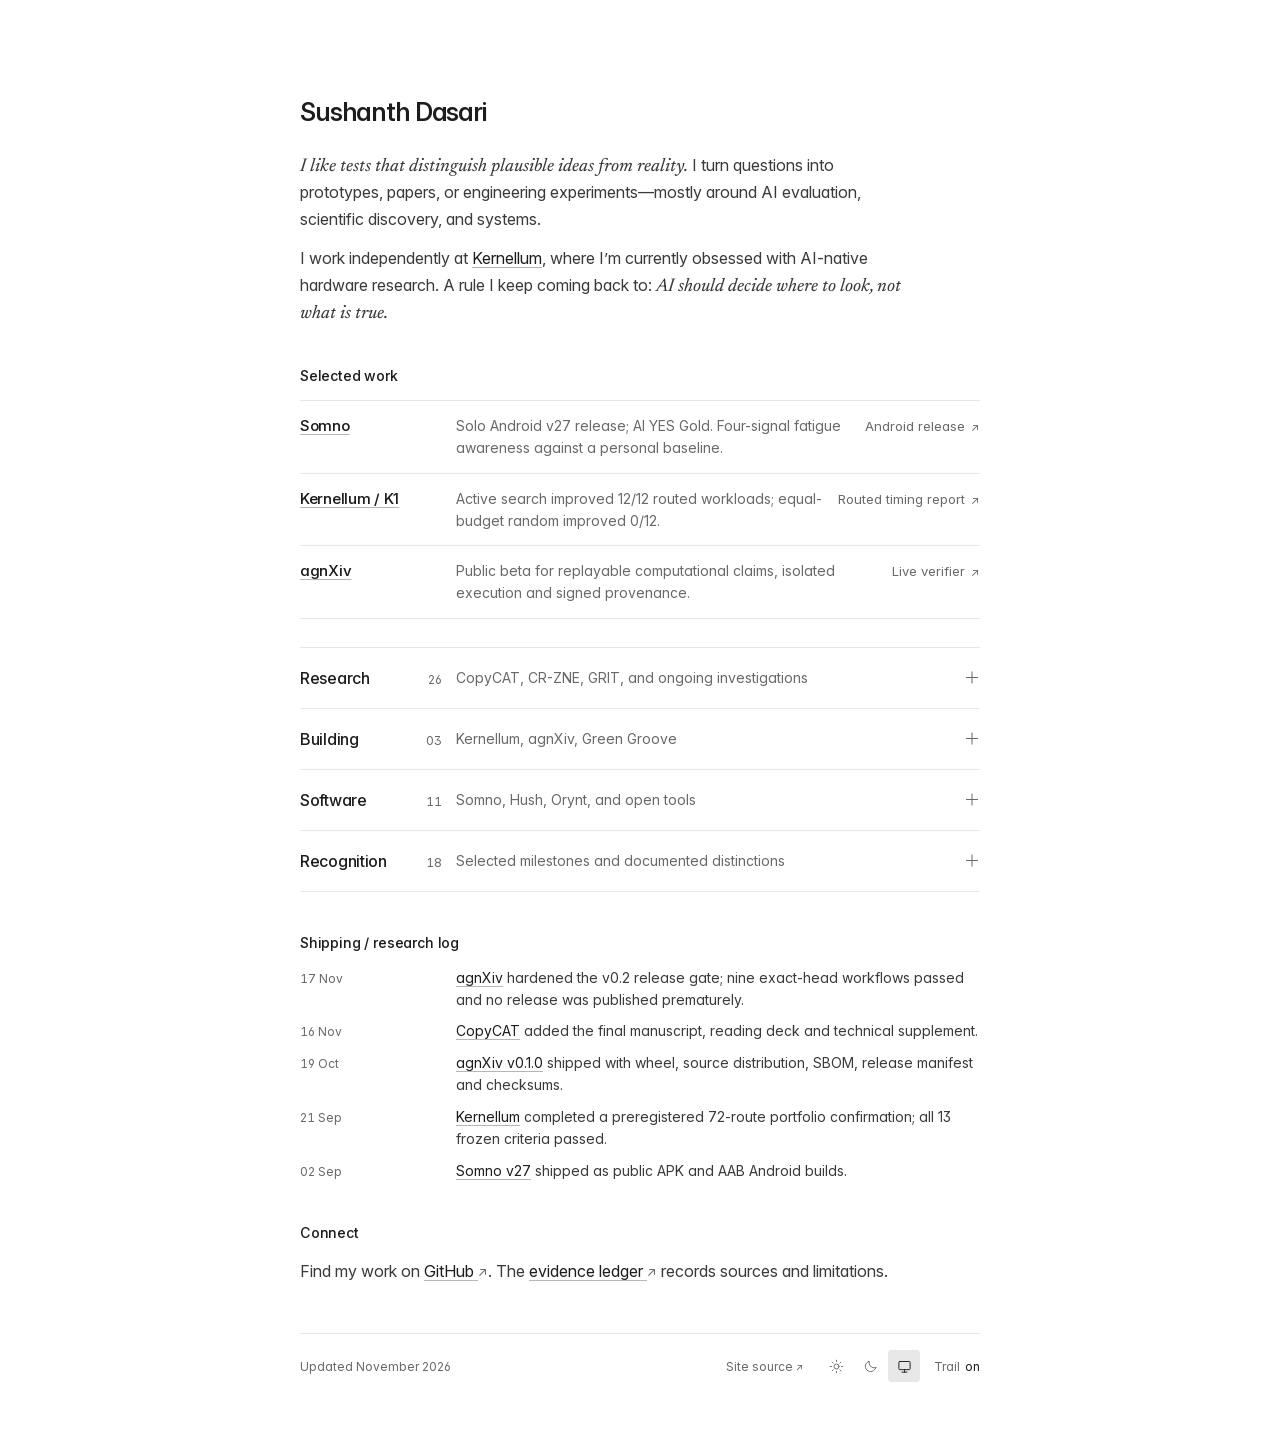
<file: index.html>
<!doctype html>
<html lang="en"><head>
<meta charset="utf-8">
<meta name="viewport" content="width=device-width, initial-scale=1">
<meta name="description" content="Research and software by Sushanth Dasari across AI evaluation, scientific discovery, machine reasoning and systems.">
<meta name="theme-color" content="#ffffff">
<meta property="og:type" content="profile">
<meta property="og:title" content="Sushanth Dasari">
<meta property="og:description" content="Research and software by Sushanth Dasari across AI evaluation, scientific discovery, machine reasoning and systems.">
<meta property="og:url" content="https://sushxnthd.github.io/portfolio/">
<meta name="twitter:card" content="summary">
<link rel="canonical" href="https://sushxnthd.github.io/portfolio/">
<link rel="icon" type="image/svg+xml" href="favicon.svg">
<link rel="preload" href="assets/inter.woff2" as="font" type="font/woff2" crossorigin>
<script src="theme.js?v=quiet-3"></script>
<link rel="stylesheet" href="styles.css?v=craft-4">
<title>Sushanth Dasari</title>
<script type="application/ld+json">{"@context":"https://schema.org","@type":"ProfilePage","mainEntity":{"@type":"Person","name":"Sushanth Dasari","url":"https://sushxnthd.github.io/portfolio/","sameAs":["https://github.com/sushxnthd"]}}</script>
</head>
<body>
<a class="skip" href="#main">Skip to content</a>
<main class="site home" id="main">
  <header id="intro" class="intro">
    <h1>Sushanth Dasari</h1>
    <p><em>I like tests that distinguish plausible ideas from reality.</em> I turn questions into prototypes, papers, or engineering experiments—mostly around AI evaluation, scientific discovery, and systems.</p>
    <p>I work independently at <a href="#kernellum">Kernellum</a>, where I’m currently obsessed with AI-native hardware research. A rule I keep coming back to: <em>AI should decide where to look, not what is true.</em></p>
  </header>
  <section class="featured-work" aria-labelledby="featured-heading">
    <h2 id="featured-heading">Selected work</h2>
    <ul class="featured-list">
      <li><div class="featured-description"><h3><a href="work/somno/">Somno</a></h3><p>Solo Android v27 release; AI YES Gold. Four-signal fatigue awareness against a personal baseline.</p></div><a class="featured-link" href="https://github.com/sushxnthd/somno/releases/tag/v27">Android release <span aria-hidden="true">↗</span></a></li>
      <li><div class="featured-description"><h3><a href="work/kernellum-k1/">Kernellum / K1</a></h3><p>Active search improved 12/12 routed workloads; equal-budget random improved 0/12.</p></div><a class="featured-link" href="https://github.com/sushxnthd/kernellum/blob/main/docs/K1_CLOSED_LOOP_REPORT.md">Routed timing report <span aria-hidden="true">↗</span></a></li>
      <li><div class="featured-description"><h3><a href="work/agnxiv/">agnXiv</a></h3><p>Public beta for replayable computational claims, isolated execution and signed provenance.</p></div><a class="featured-link" href="https://sushxnthd.github.io/agnXiv/verify.html">Live verifier <span aria-hidden="true">↗</span></a></li>
    </ul>
  </section>
  <section class="work-index" aria-label="Full archive">
<details class="work-section" id="research">
<summary class="work-summary"><span class="work-summary-title"><span class="work-name">Research</span><span class="work-count">26</span></span><span class="work-preview">CopyCAT, CR-ZNE, GRIT, and ongoing investigations</span><span class="work-indicator" aria-hidden="true"></span></summary>
<div class="work-content"><p>Papers, experiments and open questions. Acceptance, submission and experimental results are described according to the available evidence.</p>
<section class="archive-group" id="papers" aria-labelledby="papers-heading"><h2 class="archive-group-title" id="papers-heading">Papers & manuscripts</h2><div class="records"><article class="record" id="trace-corpus" aria-labelledby="trace-corpus-title"><div class="record-heading"><h3 id="trace-corpus-title"><a class="record-permalink" href="#trace-corpus" title="Direct link to Trace Corpus">The Trace Corpus is Mostly Redundant: Measuring, Compressing, and Exploiting Agent-Execution Data at Scale</a></h3><span class="record-status">IEEE BigData · Accepted regular paper, 2026</span></div><p>Studies redundancy in large-scale agent-execution trajectories, with an emphasis on what repeated steps contribute to evaluation.</p><p class="record-note"><strong>25,031 trajectories · 654,021 steps</strong> — Author-reported acceptance; public manuscript pending.</p><div class="record-links"><a href="https://github.com/sushxnthd/portfolio/blob/main/EVIDENCE.md#publication-status">Evidence ledger <span aria-hidden="true">↗</span></a></div></article>
<article class="record" id="grit" aria-labelledby="grit-title"><div class="record-heading"><h3 id="grit-title"><a class="record-permalink" href="#grit" title="Direct link to GRIT">When Agent Rankings Depend on Tool Granularity: Exact Audits and Refinement-Invariant Evaluation</a></h3><span class="record-status">IEEE ICA · Accepted paper, 2026</span></div><p>Examines how tool granularity can alter agent rankings and develops exact certificates for ranking robustness.</p><p class="record-note"><strong>Evaluation under refinement</strong> — Author-reported acceptance; public manuscript pending.</p><div class="record-links"><a href="https://github.com/sushxnthd/portfolio/blob/main/EVIDENCE.md#publication-status">Evidence ledger <span aria-hidden="true">↗</span></a></div></article>
<article class="record" id="copycat" aria-labelledby="copycat-title"><div class="record-heading"><h3 id="copycat-title"><a class="record-permalink" href="#copycat" title="Direct link to CopyCAT">CopyCAT: Exact Winner Certificates When One Fact Counts Twice</a></h3><span class="record-status">Manuscript &amp; reproducibility · 2026</span></div><p>Exact winner certificates for bounded duplication of existing benchmark items. Tests ranking sensitivity without changing model outputs.</p><p class="record-note"><strong>588 aligned questions · 10 configurations</strong> — Pinned MMLU-ProX-Lite archive; not a claim about every benchmark.</p><div class="record-links"><a href="work/copycat/">Case study <span aria-hidden="true">→</span></a><a href="https://github.com/sushxnthd/copyCAT/blob/main/paper/CopyCAT%20Research%20Manuscript%20Final.pdf">Paper PDF <span aria-hidden="true">↗</span></a><a href="https://github.com/sushxnthd/copyCAT/blob/main/paper/CopyCAT%20Additional%20Material.pdf">Supplement PDF <span aria-hidden="true">↗</span></a><a href="https://github.com/sushxnthd/copyCAT">Manuscript &amp; code <span aria-hidden="true">↗</span></a><a href="https://github.com/sushxnthd/copyCAT/actions/runs/43876320841">Reproduction workflow <span aria-hidden="true">↗</span></a></div><details class="record-figure"><summary>View concept diagram</summary><figure class="figure copy-figure">
<div class="figure-top"><span>FIG 01 / EVALUATION</span><span>Illustrative example</span></div>
<svg viewBox="0 0 420 245" role="img" aria-labelledby="copy-fig-title copy-fig-desc" xmlns="http://www.w3.org/2000/svg"><title id="copy-fig-title">Bounded duplication of benchmark roots</title><desc id="copy-fig-desc">Five original roots become six evaluated items when root three is copied. Model outputs remain fixed; both models share the copy schedule.</desc>
<defs><pattern id="hatch" width="5" height="5" patternUnits="userSpaceOnUse"><path d="M0 5 5 0" stroke="#8fa397" stroke-width="1"/></pattern></defs>
<g fill="#59615a" font-size="10" font-family="monospace"><text x="24" y="26">ORIGINAL ROOTS</text><text x="24" y="134">AFTER ONE COPY</text><text x="24" y="229">SAME SCHEDULE FOR ALL MODELS</text></g>
<g font-family="monospace" font-size="13" text-anchor="middle" fill="#253e32"><rect x="24" y="42" width="50" height="43" rx="2" fill="#f6f5ed" stroke="#8e9c8d"/><text x="49" y="68">1</text><rect x="89" y="42" width="50" height="43" rx="2" fill="#f6f5ed" stroke="#8e9c8d"/><text x="114" y="68">2</text><rect x="154" y="42" width="50" height="43" rx="2" fill="#b6c8b6" stroke="#8e9c8d"/><text x="179" y="68">3</text><rect x="219" y="42" width="50" height="43" rx="2" fill="#f6f5ed" stroke="#8e9c8d"/><text x="244" y="68">4</text><rect x="284" y="42" width="50" height="43" rx="2" fill="#f6f5ed" stroke="#8e9c8d"/><text x="309" y="68">5</text>
<rect x="24" y="151" width="47" height="43" rx="2" fill="#f6f5ed" stroke="#8e9c8d"/><text x="47.5" y="177">1</text><rect x="85" y="151" width="47" height="43" rx="2" fill="#f6f5ed" stroke="#8e9c8d"/><text x="108.5" y="177">2</text><rect x="146" y="151" width="47" height="43" rx="2" fill="#b6c8b6" stroke="#8e9c8d"/><text x="169.5" y="177">3</text><rect x="207" y="151" width="47" height="43" rx="2" fill="url(#hatch)" stroke="#8e9c8d"/><text x="230.5" y="177">3</text><rect x="268" y="151" width="47" height="43" rx="2" fill="#f6f5ed" stroke="#8e9c8d"/><text x="291.5" y="177">4</text><rect x="329" y="151" width="47" height="43" rx="2" fill="#f6f5ed" stroke="#8e9c8d"/><text x="352.5" y="177">5</text></g>
<path d="M179 88 V111 H230 V145 M179 111 V145" fill="none" stroke="#48674f" stroke-width="1.5" stroke-dasharray="4 3"/><path d="m225 139 5 7 5-7m-61 0 5 7 5-7" fill="none" stroke="#48674f" stroke-width="1.5"/>
</svg><figcaption>Duplicating an existing root changes its weight, not the underlying outputs. CopyCAT certifies the resulting ranking possibilities.</figcaption></figure></details><div class="research-process"><span class="process-label">Reproduce the result</span><p>The headline certificate can be checked from the pinned released outputs using the Python standard library; no inference or API access is needed.</p><code class="reproduce-command">python code/reproduce_headline.py</code><div class="record-links"><a href="https://github.com/sushxnthd/copyCAT/blob/main/code/reproduce_headline.py">Executable reproduction ↗</a><a href="https://github.com/sushxnthd/copyCAT/blob/main/CODE_PROVENANCE.md">Code provenance ↗</a></div></div></article>
<article class="record" id="scholarqa" aria-labelledby="scholarqa-title"><div class="record-heading"><h3 id="scholarqa-title"><a class="record-permalink" href="#scholarqa" title="Direct link to ScholarQA-CS2">ScholarQA-CS2</a></h3><span class="record-status">Research submission · 2026</span></div><p>Reproduces a published meta-evaluation and identifies uncovered tie-calibration targets. Sensitivity analysis is kept separate from ground truth.</p><p class="record-note"><strong>Reproduction + paper build</strong> — Submission materials are currently private; acceptance not claimed.</p></article>
<article class="record" id="boolean-quantization" aria-labelledby="boolean-quantization-title"><div class="record-heading"><h3 id="boolean-quantization-title"><a class="record-permalink" href="#boolean-quantization" title="Direct link to Certified Boolean Quantization">Certified Boolean Quantization: Seven-Bit Counterexamples and Diffuse Gaussian Limits</a></h3><span class="record-status">QIP submission · 2026</span></div><p>Seven-bit counterexamples to coordinate selection and diffuse Gaussian limits, with finite eight-bit witnesses.</p><p class="record-note">Author-reported submission to Quantum Information Processing; manuscript located, public PDF pending.</p></article>
<article class="record" id="mechanistic-identification" aria-labelledby="mechanistic-identification-title"><div class="record-heading"><h3 id="mechanistic-identification-title"><a class="record-permalink" href="#mechanistic-identification" title="Direct link to Separability Does Not Certify Mechanism">Separability Does Not Certify Mechanism</a></h3><span class="record-status">Manuscript · 2026</span></div><p>Partial identification of neural interventions with sparse surgical calibration.</p><p class="record-note">Manuscript; acceptance not established.</p></article>
<article class="record" id="calibration-cross-operator" aria-labelledby="calibration-cross-operator-title"><div class="record-heading"><h3 id="calibration-cross-operator-title"><a class="record-permalink" href="#calibration-cross-operator" title="Direct link to Calibration Cross-Operator">Calibration Cross-Operator</a></h3><span class="record-status">Independent theory</span></div><p>A spectral, coordinate-free approach to multiclass miscalibration.</p><p class="record-note">Research manuscript; publication not verified.</p></article>
<article class="record" id="calibration-selection" aria-labelledby="calibration-selection-title"><div class="record-heading"><h3 id="calibration-selection-title"><a class="record-permalink" href="#calibration-selection" title="Direct link to Calibration-Induced Selection Ambiguity">Calibration-Induced Selection Ambiguity</a></h3><span class="record-status">Research submission · 2026</span></div><p>Investigates ambiguity induced by model calibration in selection decisions.</p><p class="record-note">Author-reported IBERAMIA submission; acceptance not established.</p></article>
<article class="record" id="forensic-inversion" aria-labelledby="forensic-inversion-title"><div class="record-heading"><h3 id="forensic-inversion-title"><a class="record-permalink" href="#forensic-inversion" title="Direct link to Identifying Estimability and Structural Degeneracy in Forensic Kinematic Inversion via Stochastic Physics Simulation and Calibrated Uncertainty Quantification">Physics-Informed Forensic Kinematic Inversion</a></h3><span class="record-status">Research manuscript</span></div><p>Physics-based simulation, segmentation and uncertainty-aware inverse estimation from stain geometry.</p><p class="record-note">Manuscript; reported JAIDM submission; no acceptance or forensic validation claimed.</p><div class="record-links"><a href="https://drive.google.com/file/d/1RhVkRzfDlCAXyq7Z2ctrbQgYVyDNVE_f/view?usp=drivesdk">Author manuscript PDF <span aria-hidden="true">↗</span></a></div></article>
<article class="record" id="orbital-compute" aria-labelledby="orbital-compute-title"><div class="record-heading"><h3 id="orbital-compute-title"><a class="record-permalink" href="#orbital-compute" title="Direct link to Designing an Orbital Compute Fabric for Planetary-Scale Artificial Intelligence Systems">Orbital Compute Fabric / APEX</a></h3><span class="record-status">Conceptual manuscript</span></div><p>A distributed orbital AI compute architecture, with thermal, communications and feasibility considerations.</p><p class="record-note">Conceptual design; not implemented or empirically validated.</p><div class="record-links"><a href="https://drive.google.com/file/d/1yoIXUL6lQo1_kR0fU3iF0eYVXHN-InqN/view?usp=drivesdk">Author manuscript PDF <span aria-hidden="true">↗</span></a></div></article>
<article class="record" id="environmental-ai" aria-labelledby="environmental-ai-title"><div class="record-heading"><h3 id="environmental-ai-title"><a class="record-permalink" href="#environmental-ai" title="Direct link to Environmental Externalities of Large-Scale AI">Environmental Externalities of Large-Scale AI</a></h3><span class="record-status">Public preprint · 2025</span></div><p>A global review of energy, water and carbon dependencies of AI data centers, including India.</p><p class="record-note">Public author-uploaded preprint; journal acceptance reported separately, publication version not verified.</p><div class="record-links"><a href="https://doi.org/10.6084/m9.figshare.29791091">Preprint DOI <span aria-hidden="true">↗</span></a><a href="https://www.researchgate.net/publication/395055629_Unveiling_the_Environmental_Externalities_of_Large-Scale_Artificial_Intelligence_A_Global_Assessment_of_Energy_Water_and_Carbon_Dependencies_in_AI_Data_Ecosystems">Full text <span aria-hidden="true">↗</span></a></div></article>
<article class="record" id="posthoc-calibration" aria-labelledby="posthoc-calibration-title"><div class="record-heading"><h3 id="posthoc-calibration-title"><a class="record-permalink" href="#posthoc-calibration">Post-Hoc Calibration Can Degrade Selective Prediction Performance</a></h3><span class="record-status">Author manuscript</span></div><p>Order preservation explains when recalibration leaves selective prediction metrics unchanged; the manuscript studies ranking failures and an order-preserving alternative.</p><p class="record-note">Independent author manuscript; publication status not verified.</p><div class="record-links"><a href="https://drive.google.com/file/d/1y1iaar3rJ8d66wlDSgEEq6jnEptdimk7/view?usp=drivesdk">Author manuscript PDF <span aria-hidden="true">↗</span></a></div></article>
<article class="record" id="grid-isoperimetry" aria-labelledby="grid-isoperimetry-title"><div class="record-heading"><h3 id="grid-isoperimetry-title"><a class="record-permalink" href="#grid-isoperimetry">Minimising the Largest Surviving Component of a Grid: A Vertex-Isoperimetric Characterisation</a></h3><span class="record-status">Author manuscript</span></div><p>Studies the smallest possible largest connected component after vertex deletions in a square grid, including single-cut and many-cut regimes.</p><p class="record-note">Independent mathematics manuscript; publication status not verified.</p><div class="record-links"><a href="https://drive.google.com/file/d/1G4Ml6kkFOiGbdDE6v021o-H0wXf18a88/view?usp=drivesdk">Author manuscript PDF <span aria-hidden="true">↗</span></a></div></article>
<article class="record" id="exam-anxiety" aria-labelledby="exam-anxiety-title"><div class="record-heading"><h3 id="exam-anxiety-title"><a class="record-permalink" href="#exam-anxiety">Integrating Physiological Markers and Machine Learning to Assess and Reduce Examination Anxiety: An Experimental Study</a></h3><span class="record-status">Author manuscript</span></div><p>Explores physiological markers and machine learning in the context of examination anxiety.</p><p class="record-note">Author manuscript; reported human-study results have not been independently verified, and no clinical efficacy claim is made.</p><div class="record-links"><a href="https://drive.google.com/file/d/1g7EV2zNsoS3dmSg1jBU8tI8F8-tIr6k6/view?usp=drivesdk">Author manuscript PDF <span aria-hidden="true">↗</span></a></div></article>
<article class="record" id="somno-brgcf" aria-labelledby="somno-brgcf-title"><div class="record-heading"><h3 id="somno-brgcf-title"><a class="record-permalink" href="#somno-brgcf">Baseline-Referenced Group-Conformal Fusion for Intermittent Multimodal Alertness Estimation on Smartphones</a></h3><span class="record-status">Author manuscript</span></div><p>Personal-baseline multimodal fusion with quality-dependent precision weighting and subject-group conformal calibration.</p><p class="record-note">Author manuscript; virtual-user stress tests, not clinical validation.</p><div class="record-links"><a href="https://drive.google.com/file/d/1ZcSBoOxUPRB4b9RPSTw5qUkUxlZc4qBK/view?usp=drivesdk">Author manuscript PDF <span aria-hidden="true">↗</span></a></div></article>
<article class="record" id="somno-rasc" aria-labelledby="somno-rasc-title"><div class="record-heading"><h3 id="somno-rasc-title"><a class="record-permalink" href="#somno-rasc">Certified Baseline-Safe Intervention Control Under Uncertain Alertness: Adaptive Snoozing as a Mobile AI Case Study</a></h3><span class="record-status">Author manuscript</span></div><p>A baseline-safe controller for adaptive snoozing with explicit uncertainty sets and wake-deadline constraints.</p><p class="record-note">Author manuscript; simulated episodes, not a medical treatment recommendation.</p><div class="record-links"><a href="https://drive.google.com/file/d/1nn_c1NoKouD6_kq7XFiwJAHeQfPC2_8E/view?usp=drivesdk">Author manuscript PDF <span aria-hidden="true">↗</span></a></div></article>
<article class="record" id="somno-prism" aria-labelledby="somno-prism-title"><div class="record-heading"><h3 id="somno-prism-title"><a class="record-permalink" href="#somno-prism">PRISM: Personal-Reference Inference with Sparse Modalities for Privacy-Preserving Mobile Sleep-Loss Assessment</a></h3><span class="record-status">Author manuscript</span></div><p>Sparse-modality personal-reference fusion using shrinkage covariance and guarded minimum-variance weighting.</p><p class="record-note">Author manuscript; controlled stress tests and secondary human-data analysis, not clinical validation.</p><div class="record-links"><a href="https://drive.google.com/file/d/1DGqn8cH5UKk2glHPwP4cMLHPAY2ZXyYK/view?usp=drivesdk">Author manuscript PDF <span aria-hidden="true">↗</span></a></div></article>
<article class="record" id="somno-framework" aria-labelledby="somno-framework-title"><div class="record-heading"><h3 id="somno-framework-title"><a class="record-permalink" href="#somno-framework">From Personal Baselines to Safe Decisions: The Somno Framework for Multimodal Functional-Readiness Inference Under Sleep Loss</a></h3><span class="record-status">Author manuscript</span></div><p>Synthesizes personal referencing, uncertainty-aware inference and baseline-safe control within the Somno mobile research platform.</p><p class="record-note">Author research report; synthetic evaluations and secondary analysis are distinct from prospective validation.</p><div class="record-links"><a href="https://drive.google.com/file/d/1Q2QzIMGMDH2F7DIEHYALRLZjWTAsQvCV/view?usp=drivesdk">Research report PDF <span aria-hidden="true">↗</span></a></div></article>

</div></section>
<section class="archive-group" id="experiments" aria-labelledby="experiments-heading"><h2 class="archive-group-title" id="experiments-heading">Experiments & ongoing research</h2><div class="records"><article class="record" id="crzne" aria-labelledby="crzne-title"><div class="record-heading"><h3 id="crzne-title"><a class="record-permalink" href="#crzne" title="Direct link to CR-ZNE">CR-ZNE</a></h3><span class="record-status">Quantum research · 2026</span></div><p>Co-authored with Aryan Kumar: factorial diagnostics for gate, latency and measurement noise in dynamic quantum circuits. Distinguishes observed separability from certification.</p><p class="record-note"><strong>Certify or refuse</strong> — IRIS national finalist project, author-reported. Coauthored manuscript is not publicly linked; animation workspace is private.</p><details class="record-figure"><summary>View concept diagram</summary><figure class="figure quantum-figure"><div class="figure-top"><span>FIG 02 / EXPERIMENT</span><span>Conceptual diagram</span></div><svg viewBox="0 0 420 230" role="img" aria-labelledby="qfig-title qfig-desc"><title id="qfig-title">Three noise axes in a dynamic quantum circuit</title><desc id="qfig-desc">Gate, latency and measurement noise are varied as distinct experimental factors. Their joint behavior informs a certify or refuse decision.</desc><g font-family="monospace" font-size="12" fill="#253e32"><text x="24" y="26">INDEPENDENT FACTORS</text><rect x="24" y="45" width="108" height="40" rx="2" fill="#f5f3e9" stroke="#9eaa9c"/><rect x="156" y="45" width="108" height="40" rx="2" fill="#f5f3e9" stroke="#9eaa9c"/><rect x="288" y="45" width="108" height="40" rx="2" fill="#f5f3e9" stroke="#9eaa9c"/><text x="78" y="69" text-anchor="middle">Gate</text><text x="210" y="69" text-anchor="middle">Latency</text><text x="342" y="69" text-anchor="middle">Measurement</text><path d="M78 85 V105 H210 M342 85 V105 H210 M210 85 V125" fill="none" stroke="#658271"/><rect x="109" y="125" width="202" height="42" rx="2" fill="#c6d4bf" stroke="#69826b"/><text x="210" y="150" text-anchor="middle">Factorial diagnostics</text><path d="M210 167 V179 H133 V190 M210 179 H287 V190" stroke="#658271" fill="none"/><text x="133" y="209" text-anchor="middle">CERTIFY</text><text x="287" y="209" text-anchor="middle">REFUSE</text></g></svg><figcaption>Varying noise axes separately is a diagnostic, not by itself a guarantee of extrapolation validity.</figcaption></figure></details></article>
<article class="record" id="theorica" aria-labelledby="theorica-title"><div class="record-heading"><h3 id="theorica-title"><a class="record-permalink" href="#theorica" title="Direct link to Theorica">Theorica</a></h3><span class="record-status">Experimental science · Ongoing</span></div><p>Studies reconstruction from partially observed operations, with falsifiable protocols and retained failed hypotheses.</p><p class="record-note"><strong>345 / 345 eligible cases</strong> — Frozen v1.2 cross-family challenge; narrower than a universal discovery claim.</p><div class="record-links"><a href="work/theorica/">Case study <span aria-hidden="true">→</span></a><a href="https://github.com/sushxnthd/theorica/blob/main/results/TRANSLATION_ACTION_CHALLENGE_V1_2_REPORT.md">Experiment <span aria-hidden="true">↗</span></a><a href="https://github.com/sushxnthd/theorica">Source <span aria-hidden="true">↗</span></a></div><div class="research-process"><span class="process-label">From failure to revision</span><p><strong>297/345 → 345/345 eligible reconstructions.</strong> The frozen v1.1 run failed on 48 nonassociative-loop cases. In v1.2, a counterexample triggers acquisition of the missing translation and expansion of the action group, rather than immediate abstention. Corpus, split, budgets and scoring gates were unchanged.</p><div class="record-links"><a href="https://github.com/sushxnthd/theorica/blob/main/results/TRANSLATION_ACTION_CHALLENGE_V1_1_FAILURE.md">Frozen failure ↗</a><a href="https://github.com/sushxnthd/theorica/actions/runs/36138175775">v1.2 reproduction ↗</a><a href="https://github.com/sushxnthd/theorica/blob/main/results/EXTERNAL_FALSIFICATION_REPORT.md">Novelty audit ↗</a></div></div></article>
<article class="record" id="k1" aria-labelledby="k1-title"><div class="record-heading"><h3 id="k1-title"><a class="record-permalink" href="#k1" title="Direct link to Kernellum / K1">Kernellum / K1</a></h3><span class="record-status">FPGA study · Ongoing</span></div><p>Searches workload-specific accelerator architectures using final-route timing and implementation evidence.</p><p class="record-note"><strong>36 / 36 routed cases</strong> — 23.56% mean modeled workload-latency improvement vs broadcast-only; not physical-board measurements.</p><div class="record-links"><a href="work/kernellum-k1/">Case study <span aria-hidden="true">→</span></a><a href="https://github.com/sushxnthd/kernellum/blob/main/docs/research/files/Kernellum_TR-001.pdf">TR-001 PDF <span aria-hidden="true">↗</span></a><a href="https://github.com/sushxnthd/kernellum/blob/main/docs/research/files/Kernellum_TR-002.pdf">TR-002 PDF <span aria-hidden="true">↗</span></a><a href="https://github.com/sushxnthd/kernellum/blob/main/docs/research/files/Kernellum_TR-003.pdf">TR-003 PDF <span aria-hidden="true">↗</span></a><a href="https://github.com/sushxnthd/kernellum/blob/main/docs/research/files/Kernellum_Evidence_Dossier.pdf">Evidence dossier PDF <span aria-hidden="true">↗</span></a><a href="https://github.com/sushxnthd/kernellum/blob/main/docs/SIMILARITY_PORTFOLIO_CONFIRMATION_REPORT.md">Confirmation report <span aria-hidden="true">↗</span></a><a href="https://github.com/sushxnthd/kernellum">Source <span aria-hidden="true">↗</span></a></div><div class="research-process"><span class="process-label">From search to implementation</span><p><strong>12/12 workloads improved; equal-budget random search: 0/12.</strong> Nine initial routed observations guided four new active acquisitions, compared with four random controls. All eight new designs routed successfully. These are cycle-model and final-route timing estimates, not board-measured latency.</p><div class="record-links"><a href="https://github.com/sushxnthd/kernellum/blob/main/docs/K1_CLOSED_LOOP_REPORT.md">Experiment report ↗</a><a href="https://github.com/sushxnthd/kernellum/blob/main/docs/K2_PLAN.md">Next physical-validation gate ↗</a></div></div></article>
<article class="record" id="lucent" aria-labelledby="lucent-title"><div class="record-heading"><h3 id="lucent-title"><a class="record-permalink" href="#lucent" title="Direct link to Lucent">Lucent</a></h3><span class="record-status">Human-state sensing · Ongoing</span></div><p>Studies short display-driven ocular and facial response probes, with personal baselines and explicit replication failures.</p><p class="record-note"><strong>APST-5 research program</strong> — Five-second human-state inference is not clinically validated.</p><div class="record-links"><a href="https://sushxnthd.github.io/lucent/">Live research instrument <span aria-hidden="true">↗</span></a><a href="https://github.com/sushxnthd/lucent">Research <span aria-hidden="true">↗</span></a></div></article>
<article class="record" id="noesis" aria-labelledby="noesis-title"><div class="record-heading"><h3 id="noesis-title"><a class="record-permalink" href="#noesis" title="Direct link to NOESIS">NOESIS</a></h3><span class="record-status">Machine reasoning · Ongoing</span></div><p>Tests whether transition closure distinguishes reusable algorithms from finite-range heuristics.</p><p class="record-note"><strong>Counterexample-first</strong> — Open research hypothesis; not a solved general certificate.</p><div class="record-links"><a href="https://github.com/sushxnthd/noesis">Experiments <span aria-hidden="true">↗</span></a></div></article>
<article class="record" id="vektor" aria-labelledby="vektor-title"><div class="record-heading"><h3 id="vektor-title"><a class="record-permalink" href="#vektor" title="Direct link to Vektor">Vektor</a></h3><span class="record-status">Hardware architecture · Pre-silicon</span></div><p>Executable simulation, RTL and architecture experiments with separately tracked projected and measured evidence.</p><p class="record-note"><strong>Pre-silicon</strong> — No RTX 5090 equivalence or fabricated silicon claimed.</p><div class="record-links"><a href="https://github.com/sushxnthd/vektor">Source &amp; benchmarks <span aria-hidden="true">↗</span></a></div></article>
<article class="record" id="splitproof" aria-labelledby="splitproof-title"><div class="record-heading"><h3 id="splitproof-title"><a class="record-permalink" href="#splitproof" title="Direct link to SplitProof">SplitProof</a></h3><span class="record-status">Dataset auditing · 2026</span></div><p>Audits train/test split integrity and evaluation reliability across datasets.</p><p class="record-note">INSEF project submission, author-reported; no award claimed. Submitted manuscript located; not yet publicly released.</p></article>
<article class="record" id="algebraic-counterplay" aria-labelledby="algebraic-counterplay-title"><div class="record-heading"><h3 id="algebraic-counterplay-title"><a class="record-permalink" href="#algebraic-counterplay" title="Direct link to Algebraic Counterplay Theory">Algebraic Counterplay Theory</a></h3><span class="record-status">Exploratory research · 2026</span></div><p>Explores algebraic representations of chess positions and counterplay.</p><p class="record-note">Open research; standard chess is not claimed solved.</p></article>
</div></section>
</div>
</details>
<details class="work-section" id="ventures">
<summary class="work-summary"><span class="work-summary-title"><span class="work-name">Building</span><span class="work-count">03</span></span><span class="work-preview">Kernellum, agnXiv, Green Groove</span><span class="work-indicator" aria-hidden="true"></span></summary>
<div class="work-content"><p>Independent research and longer-running work, including research infrastructure and software ventures.</p>
<p class="crosslink">Related investigations: <a href="#theorica">Theorica</a>, <a href="#k1">architecture search</a>, <a href="#noesis">NOESIS</a>, <a href="#lucent">Lucent</a> and <a href="#vektor">Vektor</a>.</p>
<div class="records"><article class="record" id="kernellum" aria-labelledby="kernellum-title"><div class="record-heading"><h3 id="kernellum-title"><a class="record-permalink" href="#kernellum" title="Direct link to Kernellum">Kernellum</a></h3><span class="record-status">Independent research lab</span></div><p>Machine reasoning, scientific discovery, AI systems and architecture, and evaluation reliability.</p><p class="record-note"><strong>Independent research</strong> — Research lab, not a claim of institutional affiliation or commercial traction.</p><div class="record-links"><a href="work/kernellum-k1/">K1 proof page <span aria-hidden="true">→</span></a><a href="https://github.com/sushxnthd/kernellum">Lab &amp; research <span aria-hidden="true">↗</span></a></div></article>
<article class="record" id="agnxiv" aria-labelledby="agnxiv-title"><div class="record-heading"><h3 id="agnxiv-title"><a class="record-permalink" href="#agnxiv" title="Direct link to agnXiv">agnXiv</a></h3><span class="record-status">Scientific verification · Public beta</span></div><p>Turns computational claims into replayable verdicts and signed provenance under explicit evidence and execution policies.</p><p class="record-note"><strong>Public beta</strong> — Verifies specific claims; does not certify novelty, significance or universal truth.</p><div class="record-links"><a href="work/agnxiv/">Case study <span aria-hidden="true">→</span></a><a href="https://sushxnthd.github.io/agnXiv/verify.html">Verification workspace <span aria-hidden="true">↗</span></a><a href="https://sushxnthd.github.io/agnXiv/">Open verifier <span aria-hidden="true">↗</span></a><a href="https://github.com/sushxnthd/agnXiv">Source &amp; scope <span aria-hidden="true">↗</span></a></div><details class="record-figure"><summary>View concept diagram</summary><figure class="figure agn-figure"><div class="figure-top"><span>INFRASTRUCTURE / 01</span><span>Verification contract</span></div><div class="contract-visual" aria-label="Claim, source, and declared test produce a scoped verdict and signed provenance"><span>01 &nbsp; Exact claim</span><span>02 &nbsp; Source + data + runtime</span><span>03 &nbsp; Declared test</span><span class="contract-arrow" aria-hidden="true">↓</span><strong>Scoped verdict</strong><span class="contract-last">+ signed provenance</span></div><figcaption>Verification is conditional on the declared evidence and execution contract.</figcaption></figure></details></article>
<article class="record" id="greengroove" aria-labelledby="greengroove-title"><div class="record-heading"><h3 id="greengroove-title"><a class="record-permalink" href="#greengroove" title="Direct link to Green Groove">Green Groove</a></h3><span class="record-status">Retail systems · Prototype</span></div><p>RFID and sensor-based retail prototype connecting shopper identity, reversible cart changes and billing.</p><p class="record-note"><strong>₹50,000 PRAYAAS development grant</strong> — Grant reported in project repository; field validation is ongoing.</p><div class="record-links"><a href="https://www.behance.net/gallery/211169339/Green-Groove">Brand design <span aria-hidden="true">↗</span></a><a href="https://sushxnthd.github.io/greengroove/">Project <span aria-hidden="true">↗</span></a><a href="https://github.com/sushxnthd/greengroove">Source &amp; evidence <span aria-hidden="true">↗</span></a></div></article></div>
</div>
</details>
<details class="work-section" id="projects">
<summary class="work-summary"><span class="work-summary-title"><span class="work-name">Software</span><span class="work-count">11</span></span><span class="work-preview">Somno, Hush, Orynt, and open tools</span><span class="work-indicator" aria-hidden="true"></span></summary>
<div class="work-content"><p>Software, tools and prototypes. Each entry links to its public source, release or demo where available.</p>
<div class="records"><article class="record" id="somno" aria-labelledby="somno-title"><div class="record-heading"><h3 id="somno-title"><a class="record-permalink" href="#somno" title="Direct link to Somno">Somno</a></h3><span class="record-status">Android · Public release</span></div><p>Combines reaction time, facial and ocular features, subjective sleepiness and sleep history with a personal baseline.</p><p class="record-note"><strong>Solo · Android v27</strong> — Fatigue-awareness software, not a validated medical diagnostic.</p><div class="record-links"><a href="work/somno/">Case study <span aria-hidden="true">→</span></a><a href="#somno-framework">Research papers</a><a href="https://sushxnthd.github.io/somno/">Product <span aria-hidden="true">↗</span></a><a href="https://github.com/sushxnthd/somno/releases/tag/v27">Android release <span aria-hidden="true">↗</span></a><a href="https://github.com/sushxnthd/somno">Source <span aria-hidden="true">↗</span></a></div><details class="record-figure"><summary>View product artwork</summary><figure class="figure somno-figure"><div class="figure-top"><span>SOFTWARE / 01</span><span>Android v27</span></div><div class="somno-visual"><img src="assets/case/somno/home.png" width="450" height="800" loading="lazy" decoding="async" alt="Somno's published Android home-screen artwork"><div class="somno-caption"><span class="micro">Four evidence channels</span><span>Reaction time</span><span>Facial / ocular signals</span><span>Self-reported sleepiness</span><span>Sleep history</span></div></div><figcaption>Product artwork from the Somno repository. Personal-baseline fatigue awareness, not a medical diagnostic.</figcaption></figure></details></article>
<article class="record" id="hush" aria-labelledby="hush-title"><div class="record-heading"><h3 id="hush-title"><a class="record-permalink" href="#hush" title="Direct link to Hush">Hush</a></h3><span class="record-status">Privacy · Early access / release candidate</span></div><p>A local trust layer that lets an agent ask a bounded question without receiving the underlying private profile.</p><p class="record-note"><strong>Local-first context</strong> — Browser early access; native runtime release candidate, not independently security-certified.</p><div class="record-links"><a href="https://sushxnthd.github.io/hush/">Product website <span aria-hidden="true">↗</span></a><a href="https://sushxnthd.github.io/hush/app/">Open workspace <span aria-hidden="true">↗</span></a><a href="https://sushxnthd.github.io/hush/app/#sample">Try sample <span aria-hidden="true">↗</span></a><a href="https://github.com/sushxnthd/hush">Source <span aria-hidden="true">↗</span></a></div></article>
<article class="record" id="orynt" aria-labelledby="orynt-title"><div class="record-heading"><h3 id="orynt-title"><a class="record-permalink" href="#orynt" title="Direct link to Orynt">Orynt</a></h3><span class="record-status">School software · Deployable foundation</span></div><p>A permission-aware platform connecting school records, operational signals, interventions and outcomes.</p><p class="record-note"><strong>Synthetic school demo</strong> — Production-capable foundation; real-school pilot and privacy review pending.</p><div class="record-links"><a href="https://sushxnthd.github.io/orynt/">Demo <span aria-hidden="true">↗</span></a><a href="https://github.com/sushxnthd/orynt">Source <span aria-hidden="true">↗</span></a></div></article>
<article class="record" id="lattice" aria-labelledby="lattice-title"><div class="record-heading"><h3 id="lattice-title"><a class="record-permalink" href="#lattice" title="Direct link to Lattice">Lattice</a></h3><span class="record-status">Programming systems · Research agenda</span></div><p>Explores persistent semantic representations for AI-written software, preserving intent and executable constraints.</p><p class="record-note"><strong>Research agenda</strong> — Compiler and comparative evaluation remain open.</p><div class="record-links"><a href="https://github.com/sushxnthd/lattice/blob/main/docs/RESEARCH_AGENDA.md">Research agenda <span aria-hidden="true">↗</span></a></div></article>
<article class="record" id="open-tools" aria-labelledby="open-tools-title"><div class="record-heading"><h3 id="open-tools-title"><a class="record-permalink" href="#open-tools" title="Direct link to Open-source tools">Open-source tools</a></h3><span class="record-status">Python · Small-scope libraries</span></div><p>Focused libraries for benchmark fragility, agent data flow, distribution shift and scientific residual checks.</p><p class="record-note"><strong>Source · tests · demos</strong> — Small-scope tools; no claim of external adoption.</p><div class="record-links"><a href="https://github.com/sushxnthd/evalrift">Evalrift <span aria-hidden="true">↗</span></a><a href="https://github.com/sushxnthd/flowseal-agent">Flowseal <span aria-hidden="true">↗</span></a><a href="https://github.com/sushxnthd/shiftglass">Shiftglass <span aria-hidden="true">↗</span></a><a href="https://github.com/sushxnthd?tab=repositories">All repositories <span aria-hidden="true">↗</span></a></div><details class="record-figure"><summary>All 25 public engineering libraries</summary><ul style="list-style:none;padding:8px 0 0;display:grid;gap:5px"><li><a href="https://github.com/sushxnthd/evalrift">evalrift <span aria-hidden="true">↗</span></a> — Benchmark fragility · <a href="https://sushxnthd.github.io/evalrift/">Live demo <span aria-hidden="true">↗</span></a></li><li><a href="https://github.com/sushxnthd/flowseal-agent">flowseal-agent <span aria-hidden="true">↗</span></a> — Information-flow auditing · <a href="https://sushxnthd.github.io/flowseal-agent/">Live demo <span aria-hidden="true">↗</span></a></li><li><a href="https://github.com/sushxnthd/shiftglass">shiftglass <span aria-hidden="true">↗</span></a> — Distribution shift · <a href="https://sushxnthd.github.io/shiftglass/">Live demo <span aria-hidden="true">↗</span></a></li><li><a href="https://github.com/sushxnthd/trajscope-ai">trajscope-ai <span aria-hidden="true">↗</span></a> — Agent trace attribution · <a href="https://sushxnthd.github.io/trajscope-ai/">Live demo <span aria-hidden="true">↗</span></a></li><li><a href="https://github.com/sushxnthd/faultmesh-ai">faultmesh-ai <span aria-hidden="true">↗</span></a> — Fault injection · <a href="https://sushxnthd.github.io/faultmesh-ai/">Live demo <span aria-hidden="true">↗</span></a></li><li><a href="https://github.com/sushxnthd/memsieve-agent">memsieve-agent <span aria-hidden="true">↗</span></a> — Agent memory policies · <a href="https://sushxnthd.github.io/memsieve-agent/">Live demo <span aria-hidden="true">↗</span></a></li><li><a href="https://github.com/sushxnthd/judgeprobe-ai">judgeprobe-ai <span aria-hidden="true">↗</span></a> — AI judge bias · <a href="https://sushxnthd.github.io/judgeprobe-ai/">Live demo <span aria-hidden="true">↗</span></a></li><li><a href="https://github.com/sushxnthd/spuriograph">spuriograph <span aria-hidden="true">↗</span></a> — Shortcut reliance · <a href="https://sushxnthd.github.io/spuriograph/">Live demo <span aria-hidden="true">↗</span></a></li><li><a href="https://github.com/sushxnthd/pointworth-ml">pointworth-ml <span aria-hidden="true">↗</span></a> — Training data valuation · <a href="https://sushxnthd.github.io/pointworth-ml/">Live demo <span aria-hidden="true">↗</span></a></li><li><a href="https://github.com/sushxnthd/trainpulse-ml">trainpulse-ml <span aria-hidden="true">↗</span></a> — Training dynamics · <a href="https://sushxnthd.github.io/trainpulse-ml/">Live demo <span aria-hidden="true">↗</span></a></li><li><a href="https://github.com/sushxnthd/slicehound">slicehound <span aria-hidden="true">↗</span></a> — High-error subgroups · <a href="https://sushxnthd.github.io/slicehound/">Live demo <span aria-hidden="true">↗</span></a></li><li><a href="https://github.com/sushxnthd/residualforge">residualforge <span aria-hidden="true">↗</span></a> — PDE residual auditing · <a href="https://sushxnthd.github.io/residualforge/">Live demo <span aria-hidden="true">↗</span></a></li><li><a href="https://github.com/sushxnthd/odeweaver">odeweaver <span aria-hidden="true">↗</span></a> — Sparse ODE discovery · <a href="https://sushxnthd.github.io/odeweaver/">Live demo <span aria-hidden="true">↗</span></a></li><li><a href="https://github.com/sushxnthd/invariantlens">invariantlens <span aria-hidden="true">↗</span></a> — Physical invariants · <a href="https://sushxnthd.github.io/invariantlens/">Live demo <span aria-hidden="true">↗</span></a></li><li><a href="https://github.com/sushxnthd/meshstress">meshstress <span aria-hidden="true">↗</span></a> — Resolution sensitivity · <a href="https://sushxnthd.github.io/meshstress/">Live demo <span aria-hidden="true">↗</span></a></li><li><a href="https://github.com/sushxnthd/surrogatescope">surrogatescope <span aria-hidden="true">↗</span></a> — Surrogate error coverage · <a href="https://sushxnthd.github.io/surrogatescope/">Live demo <span aria-hidden="true">↗</span></a></li><li><a href="https://github.com/sushxnthd/prefixmint">prefixmint <span aria-hidden="true">↗</span></a> — Prefix caching · <a href="https://sushxnthd.github.io/prefixmint/">Live demo <span aria-hidden="true">↗</span></a></li><li><a href="https://github.com/sushxnthd/routecraft-llm">routecraft-llm <span aria-hidden="true">↗</span></a> — Model routing · <a href="https://sushxnthd.github.io/routecraft-llm/">Live demo <span aria-hidden="true">↗</span></a></li><li><a href="https://github.com/sushxnthd/batchwise-llm">batchwise-llm <span aria-hidden="true">↗</span></a> — Decode batching · <a href="https://sushxnthd.github.io/batchwise-llm/">Live demo <span aria-hidden="true">↗</span></a></li><li><a href="https://github.com/sushxnthd/quantfrontier">quantfrontier <span aria-hidden="true">↗</span></a> — Quantization tradeoffs · <a href="https://sushxnthd.github.io/quantfrontier/">Live demo <span aria-hidden="true">↗</span></a></li><li><a href="https://github.com/sushxnthd/specdraft-lab">specdraft-lab <span aria-hidden="true">↗</span></a> — Speculative decoding · <a href="https://sushxnthd.github.io/specdraft-lab/">Live demo <span aria-hidden="true">↗</span></a></li><li><a href="https://github.com/sushxnthd/protocolloom">protocolloom <span aria-hidden="true">↗</span></a> — Protocol checking · <a href="https://sushxnthd.github.io/protocolloom/">Live demo <span aria-hidden="true">↗</span></a></li><li><a href="https://github.com/sushxnthd/contractshrink">contractshrink <span aria-hidden="true">↗</span></a> — Counterexample minimization · <a href="https://sushxnthd.github.io/contractshrink/">Live demo <span aria-hidden="true">↗</span></a></li><li><a href="https://github.com/sushxnthd/morphcheck-ml">morphcheck-ml <span aria-hidden="true">↗</span></a> — Metamorphic testing · <a href="https://sushxnthd.github.io/morphcheck-ml/">Live demo <span aria-hidden="true">↗</span></a></li><li><a href="https://github.com/sushxnthd/orderguard-ml">orderguard-ml <span aria-hidden="true">↗</span></a> — Monotonicity auditing · <a href="https://sushxnthd.github.io/orderguard-ml/">Live demo <span aria-hidden="true">↗</span></a></li></ul></details></article>
<article class="record" id="gyaansetu" aria-labelledby="gyaansetu-title"><div class="record-heading"><h3 id="gyaansetu-title"><a class="record-permalink" href="#gyaansetu" title="Direct link to GyaanSetu">GyaanSetu</a></h3><span class="record-status">Education · Earlier prototype</span></div><p>Curriculum-aligned AI textbook assistant.</p><p class="record-note">Author-reported project; public artifact pending.</p></article>
<article class="record" id="orion" aria-labelledby="orion-title"><div class="record-heading"><h3 id="orion-title"><a class="record-permalink" href="#orion" title="Direct link to Orion">Orion</a></h3><span class="record-status">Accessibility · Hackcessible India</span></div><p>AI-assisted accessibility project for visually impaired users.</p><p class="record-note">Hackathon prototype; no clinical or deployment claim.</p></article>
<article class="record" id="aqi-prediction" aria-labelledby="aqi-prediction-title"><div class="record-heading"><h3 id="aqi-prediction-title"><a class="record-permalink" href="#aqi-prediction" title="Direct link to AQI Hazard Prediction">AQI Hazard Prediction</a></h3><span class="record-status">Applied ML · Earlier project</span></div><p>Air-quality hazard classification using pollution, weather and fire data.</p><p class="record-note">Author-reported project; evaluation artifact pending.</p></article>
<article class="record" id="gaplogic" aria-labelledby="gaplogic-title"><div class="record-heading"><h3 id="gaplogic-title"><a class="record-permalink" href="#gaplogic" title="Direct link to GapLogic">GapLogic</a></h3><span class="record-status">Engineering prototype</span></div><p>Logic-driven analytical prototype.</p><p class="record-note">Author-reported project; public artifact pending.</p></article>
<article class="record" id="gambit" aria-labelledby="gambit-title"><div class="record-heading"><h3 id="gambit-title"><a class="record-permalink" href="#gambit" title="Direct link to Gambit">Gambit</a></h3><span class="record-status">Interface design</span></div><p>Digital chess interface redesign.</p><p class="record-note">Design project; public artifact pending.</p></article>
<article class="record" id="team-viteza" aria-labelledby="team-viteza-title"><div class="record-heading"><h3 id="team-viteza-title"><a class="record-permalink" href="#team-viteza" title="Direct link to Team Viteza">Team Viteza</a></h3><span class="record-status">STEM Racing · Engineering</span></div><p>Design engineer and assistant team manager; CAD, CFD, design review and manufacturing planning.</p><p class="record-note">Team role reported in academic CV; no individually attributed competition performance.</p></article>
</div>
</div>
</details>
<details class="work-section" id="recognition">
<summary class="work-summary"><span class="work-summary-title"><span class="work-name">Recognition</span><span class="work-count">18</span></span><span class="work-preview">Selected milestones and documented distinctions</span><span class="work-indicator" aria-hidden="true"></span></summary>
<div class="work-content"><p>Selected milestones, with author-reported records clearly distinguished from public evidence.</p>
<p class="crosslink">For conference paper acceptances, see <a href="#trace-corpus">Trace Corpus</a> and <a href="#grit">GRIT</a>.</p>
<div class="records"><article class="record" id="aiyes" aria-labelledby="aiyes-title"><div class="record-heading"><h3 id="aiyes-title"><a class="record-permalink" href="#aiyes" title="Direct link to AIYES Gold">AIYES Gold</a></h3><span class="record-status">Fall 2026 · Organizer verified</span></div><p>Gold recognition for Somno in the AI YES competition.</p><p class="record-note"><strong>Gold award</strong> — One of 11 Gold projects listed by the organizer.</p><div class="record-links"><a href="https://aiyes.org/fall-2026-winners">Official winners <span aria-hidden="true">↗</span></a><a href="https://sushxnthd.github.io/somno/">Somno <span aria-hidden="true">↗</span></a><a href="https://github.com/sushxnthd/portfolio/blob/main/EVIDENCE.md#selected-recognition">Evidence ledger <span aria-hidden="true">↗</span></a></div></article>
<article class="record" id="qhack" aria-labelledby="qhack-title"><div class="record-heading"><h3 id="qhack-title"><a class="record-permalink" href="#qhack" title="Direct link to QHack">QHack</a></h3><span class="record-status">2026 · Recorded leaderboard</span></div><p>Completed all 23 challenges; recorded leaderboard placement 13th of 1,651 teams.</p><p class="record-note"><strong>23 / 23 challenges</strong> — Screenshot-based placement, not independently certified final ranking.</p><div class="record-links"><a href="https://qhack.ai/">Competition <span aria-hidden="true">↗</span></a><a href="https://github.com/sushxnthd/portfolio/blob/main/EVIDENCE.md#selected-recognition">Evidence ledger <span aria-hidden="true">↗</span></a></div></article>
<article class="record" id="iris" aria-labelledby="iris-title"><div class="record-heading"><h3 id="iris-title"><a class="record-permalink" href="#iris" title="Direct link to IRIS National Fair">IRIS National Fair</a></h3><span class="record-status">2026–27 · Author-reported</span></div><p>Selected as a national finalist for research into zero-noise extrapolation in dynamic quantum circuits.</p><p class="record-note"><strong>National finalist</strong> — No national-fair award or ISEF qualification claimed.</p><div class="record-links"><a href="https://github.com/sushxnthd/portfolio/blob/main/EVIDENCE.md#selected-recognition">Evidence ledger <span aria-hidden="true">↗</span></a></div></article>
<article class="record" id="issdc" aria-labelledby="issdc-title"><div class="record-heading"><h3 id="issdc-title"><a class="record-permalink" href="#issdc" title="Direct link to Space settlement design">Space settlement design</a></h3><span class="record-status">2024 · Author-reported</span></div><p>ARSSDC runner-up; team qualified for ISSDC international finals through a successful resubmission.</p><p class="record-note"><strong>International finals qualifier</strong> — Qualification only; no attendance or international award claimed.</p><div class="record-links"><a href="https://github.com/sushxnthd/portfolio/blob/main/EVIDENCE.md#selected-recognition">Evidence ledger <span aria-hidden="true">↗</span></a></div></article>
<article class="record" id="prayaas" aria-labelledby="prayaas-title"><div class="record-heading"><h3 id="prayaas-title"><a class="record-permalink" href="#prayaas" title="Direct link to NCERT PRAYAAS">NCERT PRAYAAS</a></h3><span class="record-status">Development grant · Project-reported</span></div><p>Selected under the student research programme; IIT Delhi is the associated higher education institution.</p><p class="record-note"><strong>₹50,000 development grant</strong> — Project-reported; no claim of IIT Delhi enrollment.</p><div class="record-links"><a href="https://github.com/sushxnthd/greengroove">Project evidence <span aria-hidden="true">↗</span></a></div></article>
<article class="record" id="scimi" aria-labelledby="scimi-title"><div class="record-heading"><h3 id="scimi-title"><a class="record-permalink" href="#scimi" title="Direct link to Sci-MI Research Symposium">Sci-MI Research Symposium</a></h3><span class="record-status">2026 · Author-reported</span></div><p>Research symposium awardee; completed the seven-week research mentorship.</p><p class="record-note">Award and participation reported; primary citation pending.</p></article>
<article class="record" id="inssdc" aria-labelledby="inssdc-title"><div class="record-heading"><h3 id="inssdc-title"><a class="record-permalink" href="#inssdc" title="Direct link to INSSDC">INSSDC</a></h3><span class="record-status">National competition · Author-reported</span></div><p>Indian National Space Settlement Design Competition winner.</p><p class="record-note">Team award; organizer record pending.</p></article>
<article class="record" id="stem-racing" aria-labelledby="stem-racing-title"><div class="record-heading"><h3 id="stem-racing-title"><a class="record-permalink" href="#stem-racing" title="Direct link to STEM Racing / F1 in Schools">STEM Racing / F1 in Schools</a></h3><span class="record-status">National finals · Author-reported</span></div><p>National top 13; Team Identity Award. Best Pit Display and Enterprise Portfolio nominations reported.</p><p class="record-note">Team distinctions; primary organizer record pending.</p></article>
<article class="record" id="odyssey" aria-labelledby="odyssey-title"><div class="record-heading"><h3 id="odyssey-title"><a class="record-permalink" href="#odyssey" title="Direct link to Odyssey of the Mind">Odyssey of the Mind</a></h3><span class="record-status">Author-reported</span></div><p>Technical winner.</p><p class="record-note">Organizer record pending.</p></article>
<article class="record" id="exun" aria-labelledby="exun-title"><div class="record-heading"><h3 id="exun-title"><a class="record-permalink" href="#exun" title="Direct link to Exun SpaceTech">Exun SpaceTech</a></h3><span class="record-status">2022 · Author-reported</span></div><p>SpaceTech competition winner.</p><p class="record-note">No unrelated game-development award claimed.</p></article>
<article class="record" id="flamingo" aria-labelledby="flamingo-title"><div class="record-heading"><h3 id="flamingo-title"><a class="record-permalink" href="#flamingo" title="Direct link to Flamingo ’24">Flamingo ’24</a></h3><span class="record-status">2024 · Author-reported</span></div><p>Hackathon runner-up.</p><p class="record-note">Organizer record pending.</p></article>
<article class="record" id="webolution" aria-labelledby="webolution-title"><div class="record-heading"><h3 id="webolution-title"><a class="record-permalink" href="#webolution" title="Direct link to Abhyudaya / WEBOLUTION">Abhyudaya / WEBOLUTION</a></h3><span class="record-status">Author-reported</span></div><p>Competition winner.</p><p class="record-note">Issuing organization and primary record pending.</p></article>
<article class="record" id="yimo" aria-labelledby="yimo-title"><div class="record-heading"><h3 id="yimo-title"><a class="record-permalink" href="#yimo" title="Direct link to YIMO II">YIMO II</a></h3><span class="record-status">Author-reported</span></div><p>Silver award, reported top 20%.</p><p class="record-note">Organizer record pending.</p></article>
<article class="record" id="school-honors" aria-labelledby="school-honors-title"><div class="record-heading"><h3 id="school-honors-title"><a class="record-permalink" href="#school-honors" title="Direct link to School honors">School honors</a></h3><span class="record-status">Author-reported</span></div><p>Future Innovator Award, Excellence in Scientific Achievement, and two School All-Rounder Awards.</p><p class="record-note">Certificates pending public verification.</p></article>
<article class="record" id="academic-achievements" aria-labelledby="academic-achievements-title"><div class="record-heading"><h3 id="academic-achievements-title"><a class="record-permalink" href="#academic-achievements" title="Direct link to Academic distinctions">Academic distinctions</a></h3><span class="record-status">Author-reported</span></div><p>CBSE Class X best-of-five 94.6%; Data Science 100/100; Cambridge C1 Advanced 196.</p><p class="record-note">Academic results reported by author; personal score documents not published.</p></article>
<article class="record" id="programs" aria-labelledby="programs-title"><div class="record-heading"><h3 id="programs-title"><a class="record-permalink" href="#programs" title="Direct link to Selected research and learning programs">Selected research and learning programs</a></h3><span class="record-status">Author-reported</span></div><p>Accepted to The Knowledge Society (scholarship), Brown AI Winter School, and Algoverse AI Research Program; Sci-MI completed.</p><p class="record-note">Acceptance is not completion; no university enrollment or fellowship funding claimed.</p></article>
<article class="record" id="leadership" aria-labelledby="leadership-title"><div class="record-heading"><h3 id="leadership-title"><a class="record-permalink" href="#leadership" title="Direct link to Student leadership">Student leadership</a></h3><span class="record-status">Author-reported</span></div><p>Vice President, F1 in Schools Club; Head of Design and Joint Secretary, Cygna Space Society.</p><p class="record-note">Roles reported in academic CV.</p></article>
<article class="record" id="other-activities" aria-labelledby="other-activities-title"><div class="record-heading"><h3 id="other-activities-title"><a class="record-permalink" href="#other-activities" title="Direct link to Other competition and activity experience">Other competition and activity experience</a></h3><span class="record-status">Author-reported</span></div><p>CERN Beamline for Schools proposal, Hackcessible India participation, Model UN delegate.</p><p class="record-note">Participation, not finalist or winner status.</p></article>
</div>
</div>
</details>
  </section>
  <section class="home-section recent" id="recent" aria-labelledby="recent-heading">
    <h2 id="recent-heading">Shipping / research log</h2>
    <ul class="recent-list">
      <li><time datetime="2026-11-17">17 Nov</time><span><a href="https://github.com/sushxnthd/agnXiv/commit/681ae4660405bf23c840fe216a34a70eb6e3361c">agnXiv</a> hardened the v0.2 release gate; nine exact-head workflows passed and no release was published prematurely.</span></li>
      <li><time datetime="2026-11-16">16 Nov</time><span><a href="https://github.com/sushxnthd/copyCAT/commit/195ea0ddca5cba43ac3362cfb2624438d6f98660">CopyCAT</a> added the final manuscript, reading deck and technical supplement.</span></li>
      <li><time datetime="2026-10-19">19 Oct</time><span><a href="https://github.com/sushxnthd/agnXiv/releases/tag/v0.1.0">agnXiv v0.1.0</a> shipped with wheel, source distribution, SBOM, release manifest and checksums.</span></li>
      <li><time datetime="2026-09-21">21 Sep</time><span><a href="https://github.com/sushxnthd/kernellum/commit/f9a75af6f72b2eb3613afc3ff3eb7dcdb7c9f594">Kernellum</a> completed a preregistered 72-route portfolio confirmation; all 13 frozen criteria passed.</span></li>
      <li><time datetime="2026-09-02">02 Sep</time><span><a href="https://github.com/sushxnthd/somno/releases/tag/v27">Somno v27</a> shipped as public APK and AAB Android builds.</span></li>
    </ul>
  </section>
  <section class="home-section" id="elsewhere" aria-labelledby="elsewhere-heading">
    <h2 id="elsewhere-heading">Connect</h2>
    <p id="contact">Find my work on <a id="github" href="https://github.com/sushxnthd">GitHub <span class="external" aria-hidden="true">↗</span></a>. The <a id="evidence" href="https://github.com/sushxnthd/portfolio/blob/main/EVIDENCE.md">evidence ledger <span class="external" aria-hidden="true">↗</span></a> records sources and limitations.</p>
  </section>
  <footer class="footer"><span>Updated November 2026</span><a href="https://github.com/sushxnthd/portfolio" class="site-source">Site source <span class="external" aria-hidden="true">↗</span></a><div class="theme-control" role="group" aria-label="Color theme" hidden><button type="button" data-choice="light" aria-pressed="false" title="Light theme" aria-label="Light theme"><svg viewBox="0 0 24 24" width="15" height="15" fill="none" stroke="currentColor" stroke-width="1.5" stroke-linecap="round" aria-hidden="true"><circle cx="12" cy="12" r="4"/><path d="M12 2v2m0 16v2M2 12h2m16 0h2M5 5l1.5 1.5m11 11L19 19M5 19l1.5-1.5m11-11L19 5"/></svg></button><button type="button" data-choice="dark" aria-pressed="false" title="Dark theme" aria-label="Dark theme"><svg viewBox="0 0 24 24" width="15" height="15" fill="none" stroke="currentColor" stroke-width="1.5" stroke-linecap="round" stroke-linejoin="round" aria-hidden="true"><path d="M20.5 14a8.5 8.5 0 0 1-10.5-10.5A8.5 8.5 0 1 0 20.5 14Z"/></svg></button><button type="button" data-choice="system" aria-pressed="false" title="System theme" aria-label="System theme"><svg viewBox="0 0 24 24" width="15" height="15" fill="none" stroke="currentColor" stroke-width="1.5" stroke-linecap="round" stroke-linejoin="round" aria-hidden="true"><rect x="3" y="4" width="18" height="13" rx="1.5"/><path d="M12 17v4m-4 0h8"/></svg></button></div><button type="button" class="trail-toggle" aria-pressed="true" title="Toggle the decorative image trail" hidden>Trail <span class="trail-state" aria-hidden="true">on</span></button></footer>
</main>
<script src="script.js?v=one-page-2" defer></script>
<script src="trail.js?v=10" defer></script>
</body></html>
</file>
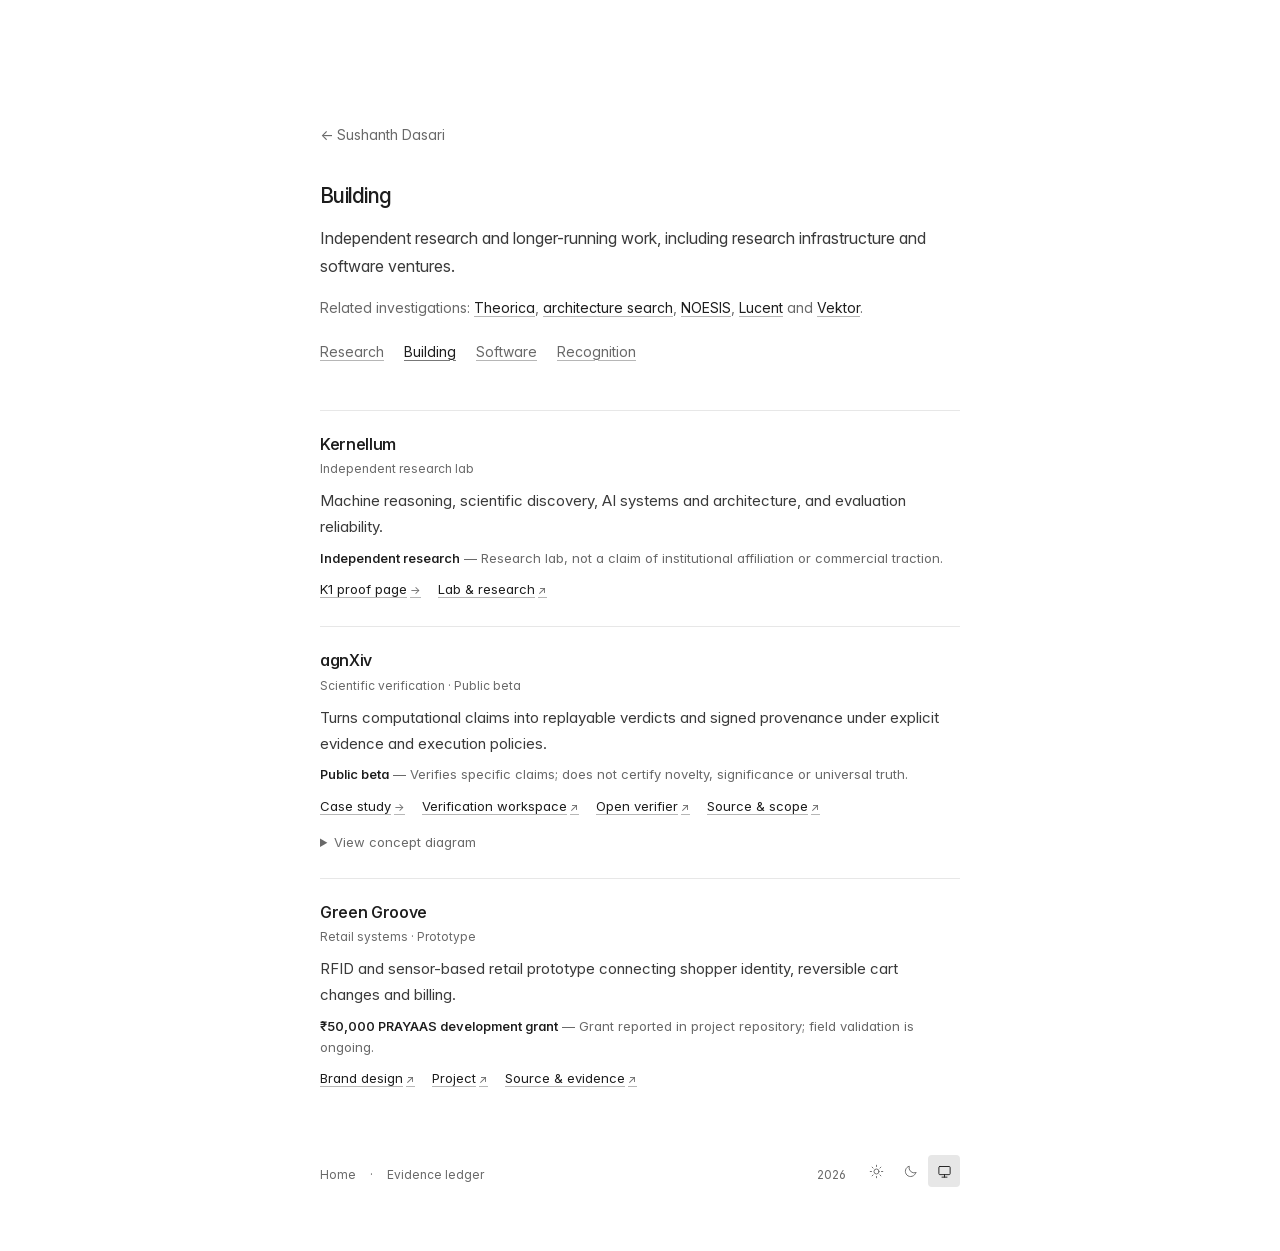
<file: building/index.html>
<!doctype html>
<html lang="en"><head>
<meta charset="utf-8">
<meta name="viewport" content="width=device-width, initial-scale=1">
<meta name="description" content="Independent research and longer-running work, including research infrastructure and software ventures.">
<meta name="theme-color" content="#ffffff">
<meta property="og:type" content="website">
<meta property="og:title" content="Building — Sushanth Dasari">
<meta property="og:description" content="Independent research and longer-running work, including research infrastructure and software ventures.">
<meta property="og:url" content="https://sushxnthd.github.io/portfolio/building/">
<meta name="twitter:card" content="summary">
<link rel="canonical" href="https://sushxnthd.github.io/portfolio/building/">
<link rel="icon" type="image/svg+xml" href="../favicon.svg">
<link rel="preload" href="../assets/inter.woff2" as="font" type="font/woff2" crossorigin>
<script src="../theme.js?v=quiet-3"></script>
<link rel="stylesheet" href="../styles.css?v=craft-2">
<title>Building — Sushanth Dasari</title>

</head>
<body><a class="skip" href="#main">Skip to content</a><main class="site archive" id="main">
<header class="archive-intro"><a class="back" href="../">← Sushanth Dasari</a><h1>Building</h1><p>Independent research and longer-running work, including research infrastructure and software ventures.</p><p class="crosslink">Related investigations: <a href="../research/#theorica">Theorica</a>, <a href="../research/#k1">architecture search</a>, <a href="../research/#noesis">NOESIS</a>, <a href="../research/#lucent">Lucent</a> and <a href="../research/#vektor">Vektor</a>.</p><nav class="archive-nav" aria-label="Other sections"><a href="../research/">Research</a><a href="../building/" aria-current="page">Building</a><a href="../projects/">Software</a><a href="../recognition/">Recognition</a></nav></header>
<div class="records"><article class="record" id="kernellum" aria-labelledby="kernellum-title"><div class="record-heading"><h2 id="kernellum-title">Kernellum</h2><span class="record-status">Independent research lab</span></div><p>Machine reasoning, scientific discovery, AI systems and architecture, and evaluation reliability.</p><p class="record-note"><strong>Independent research</strong> — Research lab, not a claim of institutional affiliation or commercial traction.</p><div class="record-links"><a href="../work/kernellum-k1/">K1 proof page <span aria-hidden="true">→</span></a><a href="https://github.com/sushxnthd/kernellum">Lab &amp; research <span aria-hidden="true">↗</span></a></div></article>
<article class="record" id="agnxiv" aria-labelledby="agnxiv-title"><div class="record-heading"><h2 id="agnxiv-title">agnXiv</h2><span class="record-status">Scientific verification · Public beta</span></div><p>Turns computational claims into replayable verdicts and signed provenance under explicit evidence and execution policies.</p><p class="record-note"><strong>Public beta</strong> — Verifies specific claims; does not certify novelty, significance or universal truth.</p><div class="record-links"><a href="../work/agnxiv/">Case study <span aria-hidden="true">→</span></a><a href="https://sushxnthd.github.io/agnXiv/verify.html">Verification workspace <span aria-hidden="true">↗</span></a><a href="https://sushxnthd.github.io/agnXiv/">Open verifier <span aria-hidden="true">↗</span></a><a href="https://github.com/sushxnthd/agnXiv">Source &amp; scope <span aria-hidden="true">↗</span></a></div><details class="record-figure"><summary>View concept diagram</summary><figure class="figure agn-figure"><div class="figure-top"><span>INFRASTRUCTURE / 01</span><span>Verification contract</span></div><div class="contract-visual" aria-label="Claim, source, and declared test produce a scoped verdict and signed provenance"><span>01 &nbsp; Exact claim</span><span>02 &nbsp; Source + data + runtime</span><span>03 &nbsp; Declared test</span><span class="contract-arrow" aria-hidden="true">↓</span><strong>Scoped verdict</strong><span class="contract-last">+ signed provenance</span></div><figcaption>Verification is conditional on the declared evidence and execution contract.</figcaption></figure></details></article>
<article class="record" id="greengroove" aria-labelledby="greengroove-title"><div class="record-heading"><h2 id="greengroove-title">Green Groove</h2><span class="record-status">Retail systems · Prototype</span></div><p>RFID and sensor-based retail prototype connecting shopper identity, reversible cart changes and billing.</p><p class="record-note"><strong>₹50,000 PRAYAAS development grant</strong> — Grant reported in project repository; field validation is ongoing.</p><div class="record-links"><a href="https://www.behance.net/gallery/211169339/Green-Groove">Brand design <span aria-hidden="true">↗</span></a><a href="https://sushxnthd.github.io/greengroove/">Project <span aria-hidden="true">↗</span></a><a href="https://github.com/sushxnthd/greengroove">Source &amp; evidence <span aria-hidden="true">↗</span></a></div></article></div>
<footer class="footer archive-footer"><a href="../">Home</a><span aria-hidden="true"> · </span><a href="https://github.com/sushxnthd/portfolio/blob/main/EVIDENCE.md">Evidence ledger</a><span class="year">2026</span><div class="theme-control" role="group" aria-label="Color theme" hidden><button type="button" data-choice="light" aria-pressed="false" title="Light theme" aria-label="Light theme"><svg viewBox="0 0 24 24" width="15" height="15" fill="none" stroke="currentColor" stroke-width="1.5" stroke-linecap="round" aria-hidden="true"><circle cx="12" cy="12" r="4"/><path d="M12 2v2m0 16v2M2 12h2m16 0h2M5 5l1.5 1.5m11 11L19 19M5 19l1.5-1.5m11-11L19 5"/></svg></button><button type="button" data-choice="dark" aria-pressed="false" title="Dark theme" aria-label="Dark theme"><svg viewBox="0 0 24 24" width="15" height="15" fill="none" stroke="currentColor" stroke-width="1.5" stroke-linecap="round" stroke-linejoin="round" aria-hidden="true"><path d="M20.5 14a8.5 8.5 0 0 1-10.5-10.5A8.5 8.5 0 1 0 20.5 14Z"/></svg></button><button type="button" data-choice="system" aria-pressed="false" title="System theme" aria-label="System theme"><svg viewBox="0 0 24 24" width="15" height="15" fill="none" stroke="currentColor" stroke-width="1.5" stroke-linecap="round" stroke-linejoin="round" aria-hidden="true"><rect x="3" y="4" width="18" height="13" rx="1.5"/><path d="M12 17v4m-4 0h8"/></svg></button></div></footer>
</main></body></html>
</file>
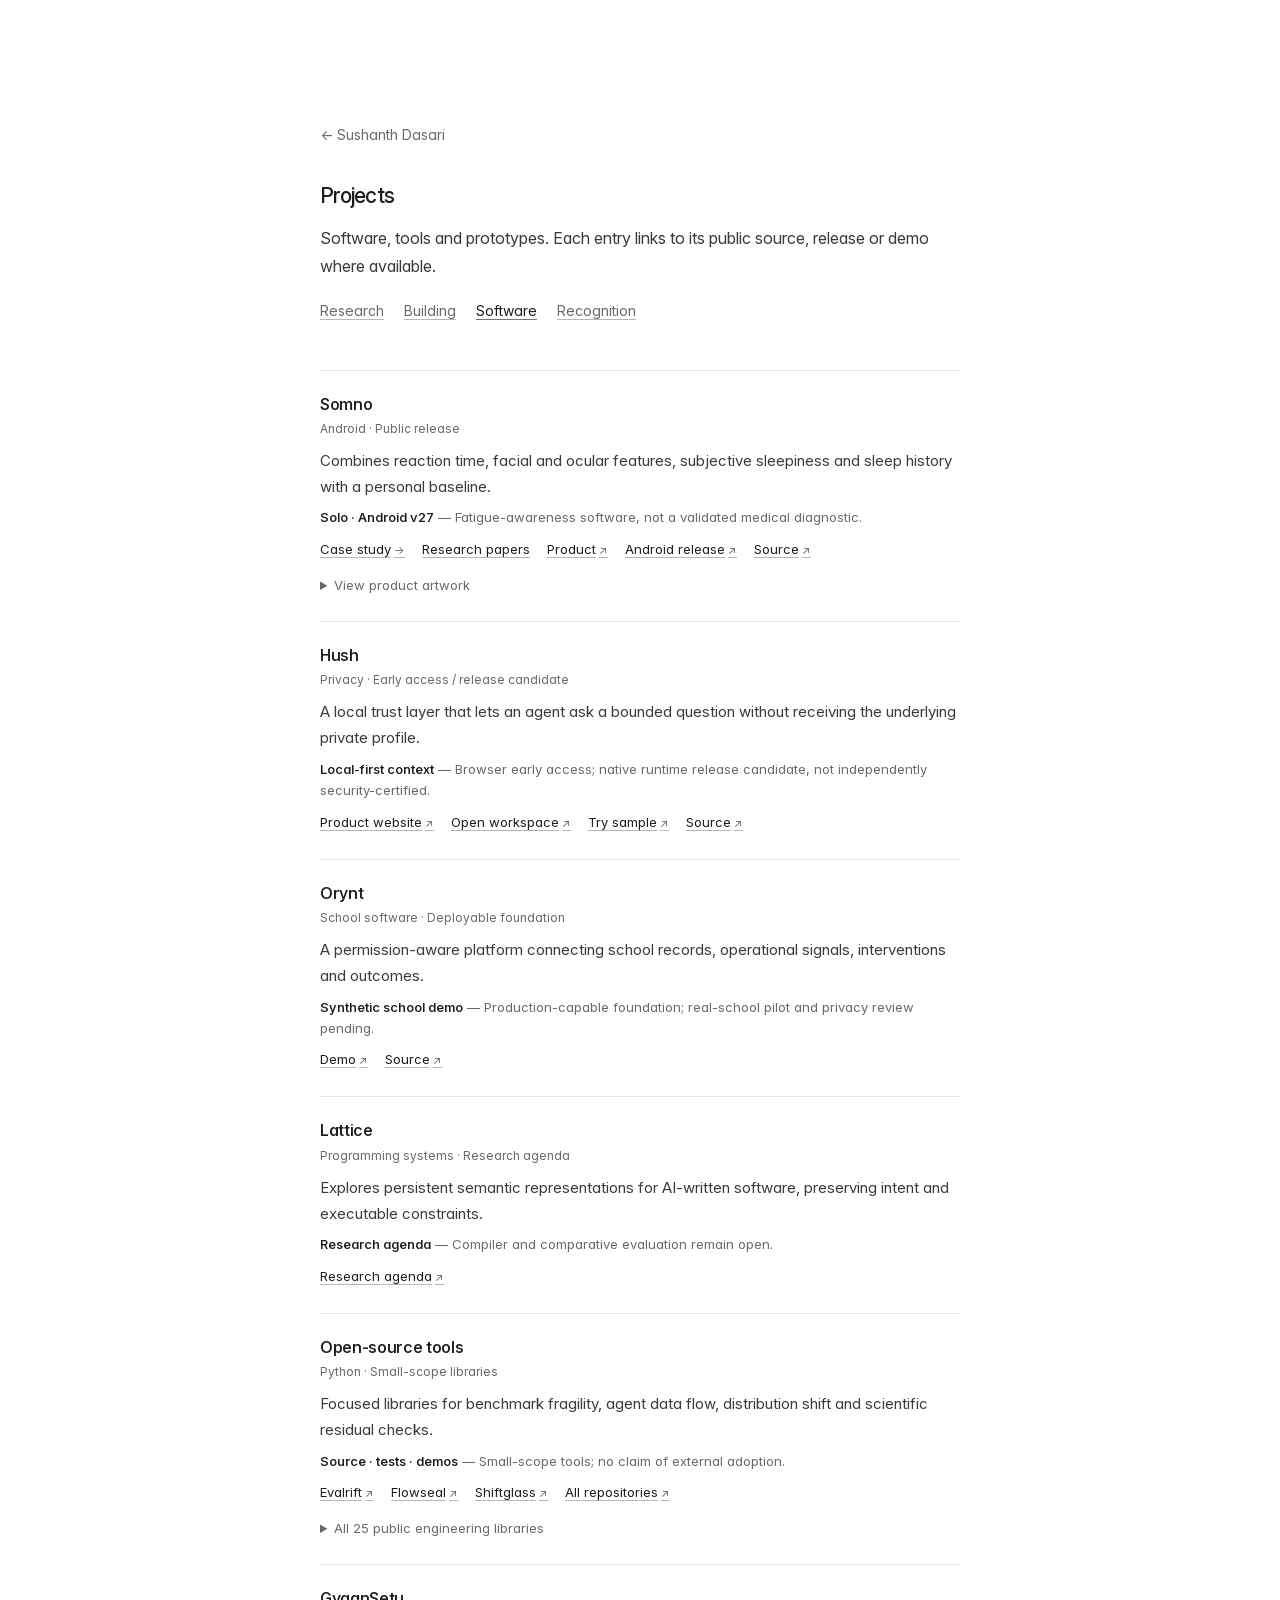
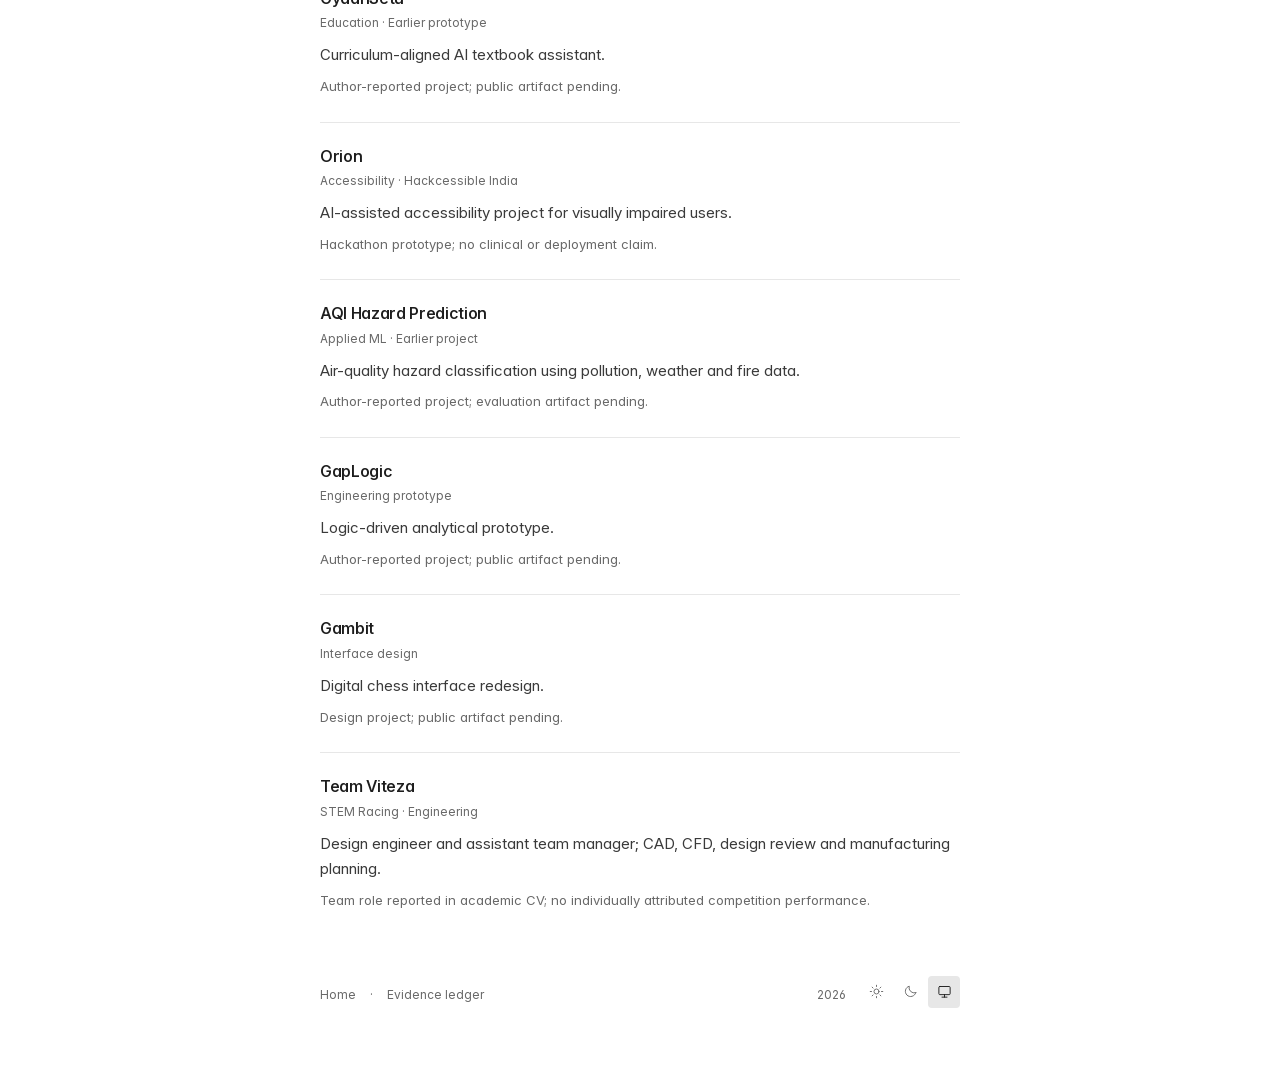
<file: projects/index.html>
<!doctype html>
<html lang="en"><head>
<meta charset="utf-8">
<meta name="viewport" content="width=device-width, initial-scale=1">
<meta name="description" content="Software, tools and prototypes. Each entry links to its public source, release or demo where available.">
<meta name="theme-color" content="#ffffff">
<meta property="og:type" content="website">
<meta property="og:title" content="Projects — Sushanth Dasari">
<meta property="og:description" content="Software, tools and prototypes. Each entry links to its public source, release or demo where available.">
<meta property="og:url" content="https://sushxnthd.github.io/portfolio/projects/">
<meta name="twitter:card" content="summary">
<link rel="canonical" href="https://sushxnthd.github.io/portfolio/projects/">
<link rel="icon" type="image/svg+xml" href="../favicon.svg">
<link rel="preload" href="../assets/inter.woff2" as="font" type="font/woff2" crossorigin>
<script src="../theme.js?v=quiet-3"></script>
<link rel="stylesheet" href="../styles.css?v=craft-2">
<title>Projects — Sushanth Dasari</title>

</head>
<body><a class="skip" href="#main">Skip to content</a><main class="site archive" id="main">
<header class="archive-intro"><a class="back" href="../">← Sushanth Dasari</a><h1>Projects</h1><p>Software, tools and prototypes. Each entry links to its public source, release or demo where available.</p><nav class="archive-nav" aria-label="Other sections"><a href="../research/">Research</a><a href="../building/">Building</a><a href="../projects/" aria-current="page">Software</a><a href="../recognition/">Recognition</a></nav></header>
<div class="records"><article class="record" id="somno" aria-labelledby="somno-title"><div class="record-heading"><h2 id="somno-title">Somno</h2><span class="record-status">Android · Public release</span></div><p>Combines reaction time, facial and ocular features, subjective sleepiness and sleep history with a personal baseline.</p><p class="record-note"><strong>Solo · Android v27</strong> — Fatigue-awareness software, not a validated medical diagnostic.</p><div class="record-links"><a href="../work/somno/">Case study <span aria-hidden="true">→</span></a><a href="../research/#somno-framework">Research papers</a><a href="https://sushxnthd.github.io/somno/">Product <span aria-hidden="true">↗</span></a><a href="https://github.com/sushxnthd/somno/releases/tag/v27">Android release <span aria-hidden="true">↗</span></a><a href="https://github.com/sushxnthd/somno">Source <span aria-hidden="true">↗</span></a></div><details class="record-figure"><summary>View product artwork</summary><figure class="figure somno-figure"><div class="figure-top"><span>SOFTWARE / 01</span><span>Android v27</span></div><div class="somno-visual"><img src="assets/case/somno/home.png" width="450" height="800" loading="lazy" decoding="async" alt="Somno's published Android home-screen artwork"><div class="somno-caption"><span class="micro">Four evidence channels</span><span>Reaction time</span><span>Facial / ocular signals</span><span>Self-reported sleepiness</span><span>Sleep history</span></div></div><figcaption>Product artwork from the Somno repository. Personal-baseline fatigue awareness, not a medical diagnostic.</figcaption></figure></details></article>
<article class="record" id="hush" aria-labelledby="hush-title"><div class="record-heading"><h2 id="hush-title">Hush</h2><span class="record-status">Privacy · Early access / release candidate</span></div><p>A local trust layer that lets an agent ask a bounded question without receiving the underlying private profile.</p><p class="record-note"><strong>Local-first context</strong> — Browser early access; native runtime release candidate, not independently security-certified.</p><div class="record-links"><a href="https://sushxnthd.github.io/hush/">Product website <span aria-hidden="true">↗</span></a><a href="https://sushxnthd.github.io/hush/app/">Open workspace <span aria-hidden="true">↗</span></a><a href="https://sushxnthd.github.io/hush/app/#sample">Try sample <span aria-hidden="true">↗</span></a><a href="https://github.com/sushxnthd/hush">Source <span aria-hidden="true">↗</span></a></div></article>
<article class="record" id="orynt" aria-labelledby="orynt-title"><div class="record-heading"><h2 id="orynt-title">Orynt</h2><span class="record-status">School software · Deployable foundation</span></div><p>A permission-aware platform connecting school records, operational signals, interventions and outcomes.</p><p class="record-note"><strong>Synthetic school demo</strong> — Production-capable foundation; real-school pilot and privacy review pending.</p><div class="record-links"><a href="https://sushxnthd.github.io/orynt/">Demo <span aria-hidden="true">↗</span></a><a href="https://github.com/sushxnthd/orynt">Source <span aria-hidden="true">↗</span></a></div></article>
<article class="record" id="lattice" aria-labelledby="lattice-title"><div class="record-heading"><h2 id="lattice-title">Lattice</h2><span class="record-status">Programming systems · Research agenda</span></div><p>Explores persistent semantic representations for AI-written software, preserving intent and executable constraints.</p><p class="record-note"><strong>Research agenda</strong> — Compiler and comparative evaluation remain open.</p><div class="record-links"><a href="https://github.com/sushxnthd/lattice/blob/main/docs/RESEARCH_AGENDA.md">Research agenda <span aria-hidden="true">↗</span></a></div></article>
<article class="record" id="open-tools" aria-labelledby="open-tools-title"><div class="record-heading"><h2 id="open-tools-title">Open-source tools</h2><span class="record-status">Python · Small-scope libraries</span></div><p>Focused libraries for benchmark fragility, agent data flow, distribution shift and scientific residual checks.</p><p class="record-note"><strong>Source · tests · demos</strong> — Small-scope tools; no claim of external adoption.</p><div class="record-links"><a href="https://github.com/sushxnthd/evalrift">Evalrift <span aria-hidden="true">↗</span></a><a href="https://github.com/sushxnthd/flowseal-agent">Flowseal <span aria-hidden="true">↗</span></a><a href="https://github.com/sushxnthd/shiftglass">Shiftglass <span aria-hidden="true">↗</span></a><a href="https://github.com/sushxnthd?tab=repositories">All repositories <span aria-hidden="true">↗</span></a></div><details class="record-figure"><summary>All 25 public engineering libraries</summary><ul style="list-style:none;padding:8px 0 0;display:grid;gap:5px"><li><a href="https://github.com/sushxnthd/evalrift">evalrift <span aria-hidden="true">↗</span></a> — Benchmark fragility · <a href="https://sushxnthd.github.io/evalrift/">Live demo <span aria-hidden="true">↗</span></a></li><li><a href="https://github.com/sushxnthd/flowseal-agent">flowseal-agent <span aria-hidden="true">↗</span></a> — Information-flow auditing · <a href="https://sushxnthd.github.io/flowseal-agent/">Live demo <span aria-hidden="true">↗</span></a></li><li><a href="https://github.com/sushxnthd/shiftglass">shiftglass <span aria-hidden="true">↗</span></a> — Distribution shift · <a href="https://sushxnthd.github.io/shiftglass/">Live demo <span aria-hidden="true">↗</span></a></li><li><a href="https://github.com/sushxnthd/trajscope-ai">trajscope-ai <span aria-hidden="true">↗</span></a> — Agent trace attribution · <a href="https://sushxnthd.github.io/trajscope-ai/">Live demo <span aria-hidden="true">↗</span></a></li><li><a href="https://github.com/sushxnthd/faultmesh-ai">faultmesh-ai <span aria-hidden="true">↗</span></a> — Fault injection · <a href="https://sushxnthd.github.io/faultmesh-ai/">Live demo <span aria-hidden="true">↗</span></a></li><li><a href="https://github.com/sushxnthd/memsieve-agent">memsieve-agent <span aria-hidden="true">↗</span></a> — Agent memory policies · <a href="https://sushxnthd.github.io/memsieve-agent/">Live demo <span aria-hidden="true">↗</span></a></li><li><a href="https://github.com/sushxnthd/judgeprobe-ai">judgeprobe-ai <span aria-hidden="true">↗</span></a> — AI judge bias · <a href="https://sushxnthd.github.io/judgeprobe-ai/">Live demo <span aria-hidden="true">↗</span></a></li><li><a href="https://github.com/sushxnthd/spuriograph">spuriograph <span aria-hidden="true">↗</span></a> — Shortcut reliance · <a href="https://sushxnthd.github.io/spuriograph/">Live demo <span aria-hidden="true">↗</span></a></li><li><a href="https://github.com/sushxnthd/pointworth-ml">pointworth-ml <span aria-hidden="true">↗</span></a> — Training data valuation · <a href="https://sushxnthd.github.io/pointworth-ml/">Live demo <span aria-hidden="true">↗</span></a></li><li><a href="https://github.com/sushxnthd/trainpulse-ml">trainpulse-ml <span aria-hidden="true">↗</span></a> — Training dynamics · <a href="https://sushxnthd.github.io/trainpulse-ml/">Live demo <span aria-hidden="true">↗</span></a></li><li><a href="https://github.com/sushxnthd/slicehound">slicehound <span aria-hidden="true">↗</span></a> — High-error subgroups · <a href="https://sushxnthd.github.io/slicehound/">Live demo <span aria-hidden="true">↗</span></a></li><li><a href="https://github.com/sushxnthd/residualforge">residualforge <span aria-hidden="true">↗</span></a> — PDE residual auditing · <a href="https://sushxnthd.github.io/residualforge/">Live demo <span aria-hidden="true">↗</span></a></li><li><a href="https://github.com/sushxnthd/odeweaver">odeweaver <span aria-hidden="true">↗</span></a> — Sparse ODE discovery · <a href="https://sushxnthd.github.io/odeweaver/">Live demo <span aria-hidden="true">↗</span></a></li><li><a href="https://github.com/sushxnthd/invariantlens">invariantlens <span aria-hidden="true">↗</span></a> — Physical invariants · <a href="https://sushxnthd.github.io/invariantlens/">Live demo <span aria-hidden="true">↗</span></a></li><li><a href="https://github.com/sushxnthd/meshstress">meshstress <span aria-hidden="true">↗</span></a> — Resolution sensitivity · <a href="https://sushxnthd.github.io/meshstress/">Live demo <span aria-hidden="true">↗</span></a></li><li><a href="https://github.com/sushxnthd/surrogatescope">surrogatescope <span aria-hidden="true">↗</span></a> — Surrogate error coverage · <a href="https://sushxnthd.github.io/surrogatescope/">Live demo <span aria-hidden="true">↗</span></a></li><li><a href="https://github.com/sushxnthd/prefixmint">prefixmint <span aria-hidden="true">↗</span></a> — Prefix caching · <a href="https://sushxnthd.github.io/prefixmint/">Live demo <span aria-hidden="true">↗</span></a></li><li><a href="https://github.com/sushxnthd/routecraft-llm">routecraft-llm <span aria-hidden="true">↗</span></a> — Model routing · <a href="https://sushxnthd.github.io/routecraft-llm/">Live demo <span aria-hidden="true">↗</span></a></li><li><a href="https://github.com/sushxnthd/batchwise-llm">batchwise-llm <span aria-hidden="true">↗</span></a> — Decode batching · <a href="https://sushxnthd.github.io/batchwise-llm/">Live demo <span aria-hidden="true">↗</span></a></li><li><a href="https://github.com/sushxnthd/quantfrontier">quantfrontier <span aria-hidden="true">↗</span></a> — Quantization tradeoffs · <a href="https://sushxnthd.github.io/quantfrontier/">Live demo <span aria-hidden="true">↗</span></a></li><li><a href="https://github.com/sushxnthd/specdraft-lab">specdraft-lab <span aria-hidden="true">↗</span></a> — Speculative decoding · <a href="https://sushxnthd.github.io/specdraft-lab/">Live demo <span aria-hidden="true">↗</span></a></li><li><a href="https://github.com/sushxnthd/protocolloom">protocolloom <span aria-hidden="true">↗</span></a> — Protocol checking · <a href="https://sushxnthd.github.io/protocolloom/">Live demo <span aria-hidden="true">↗</span></a></li><li><a href="https://github.com/sushxnthd/contractshrink">contractshrink <span aria-hidden="true">↗</span></a> — Counterexample minimization · <a href="https://sushxnthd.github.io/contractshrink/">Live demo <span aria-hidden="true">↗</span></a></li><li><a href="https://github.com/sushxnthd/morphcheck-ml">morphcheck-ml <span aria-hidden="true">↗</span></a> — Metamorphic testing · <a href="https://sushxnthd.github.io/morphcheck-ml/">Live demo <span aria-hidden="true">↗</span></a></li><li><a href="https://github.com/sushxnthd/orderguard-ml">orderguard-ml <span aria-hidden="true">↗</span></a> — Monotonicity auditing · <a href="https://sushxnthd.github.io/orderguard-ml/">Live demo <span aria-hidden="true">↗</span></a></li></ul></details></article>
<article class="record" id="gyaansetu" aria-labelledby="gyaansetu-title"><div class="record-heading"><h3 id="gyaansetu-title">GyaanSetu</h3><span class="record-status">Education · Earlier prototype</span></div><p>Curriculum-aligned AI textbook assistant.</p><p class="record-note">Author-reported project; public artifact pending.</p></article>
<article class="record" id="orion" aria-labelledby="orion-title"><div class="record-heading"><h3 id="orion-title">Orion</h3><span class="record-status">Accessibility · Hackcessible India</span></div><p>AI-assisted accessibility project for visually impaired users.</p><p class="record-note">Hackathon prototype; no clinical or deployment claim.</p></article>
<article class="record" id="aqi-prediction" aria-labelledby="aqi-prediction-title"><div class="record-heading"><h3 id="aqi-prediction-title">AQI Hazard Prediction</h3><span class="record-status">Applied ML · Earlier project</span></div><p>Air-quality hazard classification using pollution, weather and fire data.</p><p class="record-note">Author-reported project; evaluation artifact pending.</p></article>
<article class="record" id="gaplogic" aria-labelledby="gaplogic-title"><div class="record-heading"><h3 id="gaplogic-title">GapLogic</h3><span class="record-status">Engineering prototype</span></div><p>Logic-driven analytical prototype.</p><p class="record-note">Author-reported project; public artifact pending.</p></article>
<article class="record" id="gambit" aria-labelledby="gambit-title"><div class="record-heading"><h3 id="gambit-title">Gambit</h3><span class="record-status">Interface design</span></div><p>Digital chess interface redesign.</p><p class="record-note">Design project; public artifact pending.</p></article>
<article class="record" id="team-viteza" aria-labelledby="team-viteza-title"><div class="record-heading"><h3 id="team-viteza-title">Team Viteza</h3><span class="record-status">STEM Racing · Engineering</span></div><p>Design engineer and assistant team manager; CAD, CFD, design review and manufacturing planning.</p><p class="record-note">Team role reported in academic CV; no individually attributed competition performance.</p></article>
</div>
<footer class="footer archive-footer"><a href="../">Home</a><span aria-hidden="true"> · </span><a href="https://github.com/sushxnthd/portfolio/blob/main/EVIDENCE.md">Evidence ledger</a><span class="year">2026</span><div class="theme-control" role="group" aria-label="Color theme" hidden><button type="button" data-choice="light" aria-pressed="false" title="Light theme" aria-label="Light theme"><svg viewBox="0 0 24 24" width="15" height="15" fill="none" stroke="currentColor" stroke-width="1.5" stroke-linecap="round" aria-hidden="true"><circle cx="12" cy="12" r="4"/><path d="M12 2v2m0 16v2M2 12h2m16 0h2M5 5l1.5 1.5m11 11L19 19M5 19l1.5-1.5m11-11L19 5"/></svg></button><button type="button" data-choice="dark" aria-pressed="false" title="Dark theme" aria-label="Dark theme"><svg viewBox="0 0 24 24" width="15" height="15" fill="none" stroke="currentColor" stroke-width="1.5" stroke-linecap="round" stroke-linejoin="round" aria-hidden="true"><path d="M20.5 14a8.5 8.5 0 0 1-10.5-10.5A8.5 8.5 0 1 0 20.5 14Z"/></svg></button><button type="button" data-choice="system" aria-pressed="false" title="System theme" aria-label="System theme"><svg viewBox="0 0 24 24" width="15" height="15" fill="none" stroke="currentColor" stroke-width="1.5" stroke-linecap="round" stroke-linejoin="round" aria-hidden="true"><rect x="3" y="4" width="18" height="13" rx="1.5"/><path d="M12 17v4m-4 0h8"/></svg></button></div></footer>
</main></body></html>
</file>
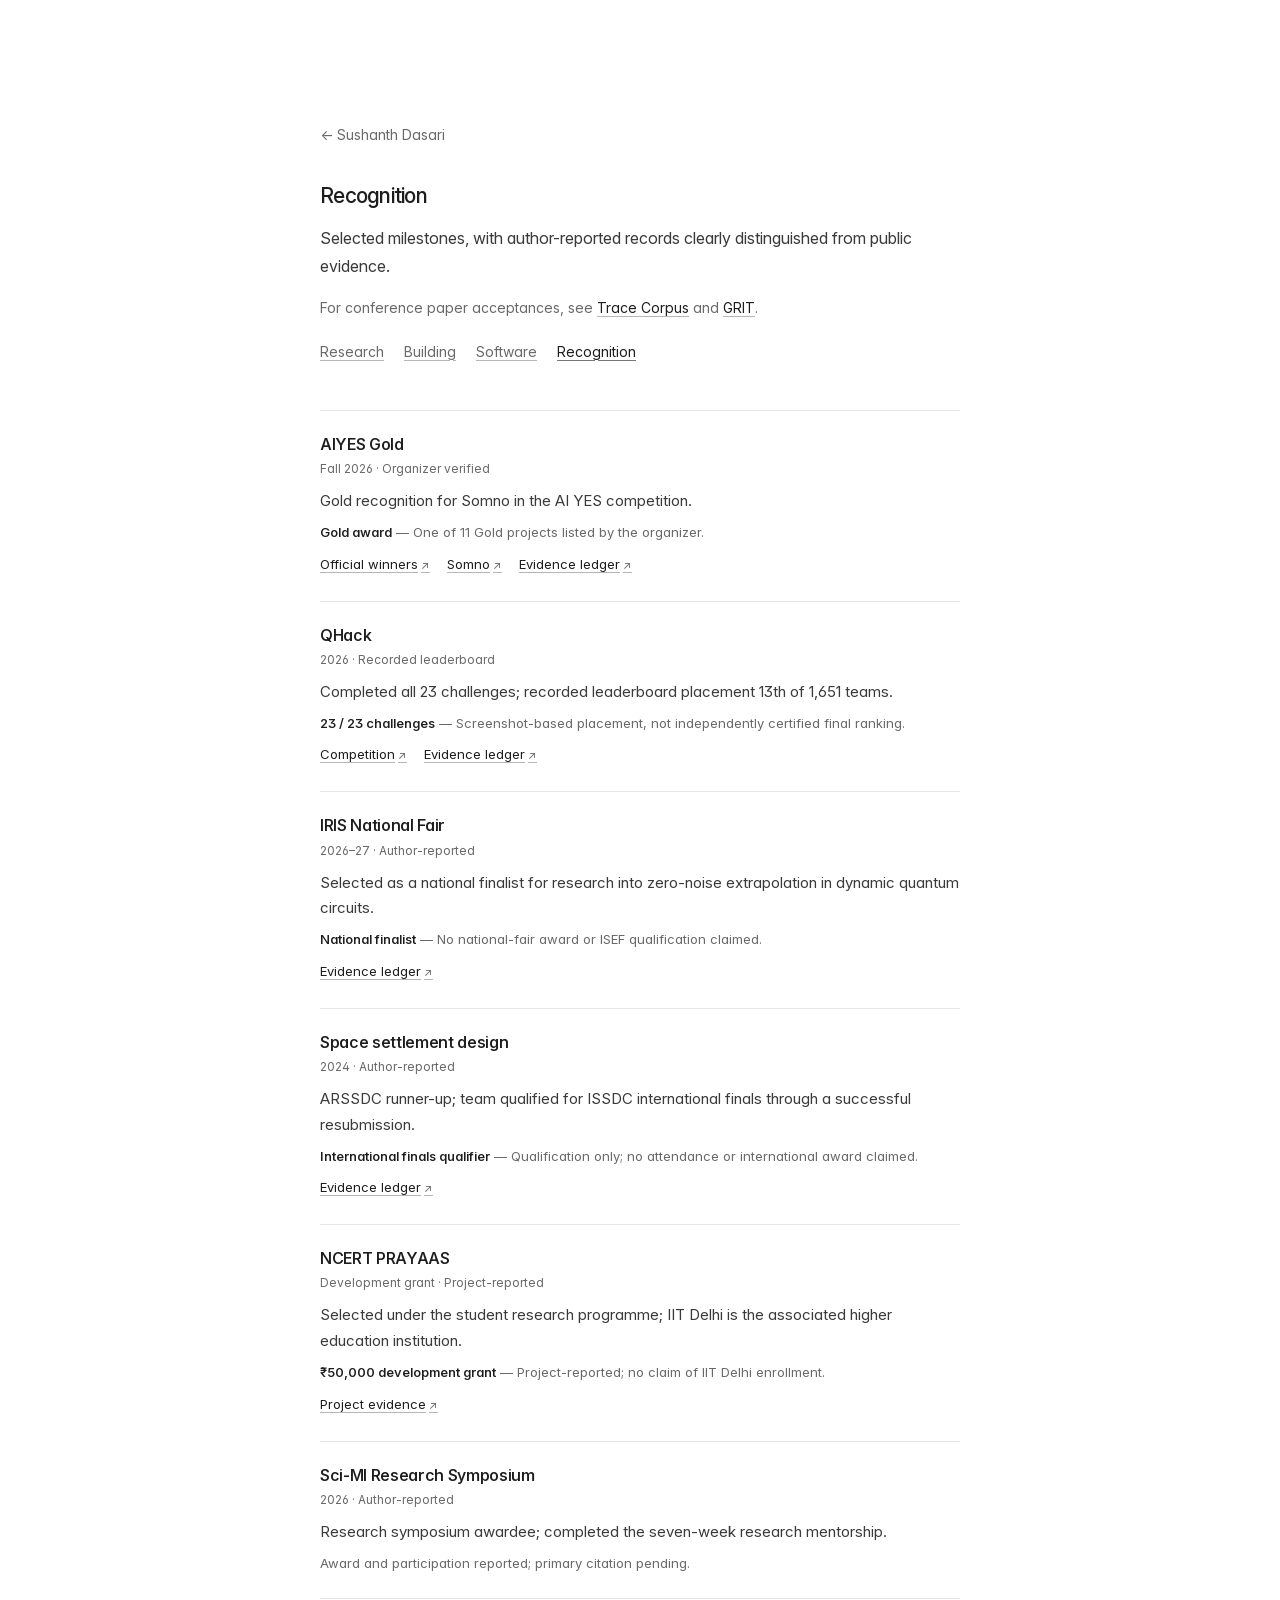
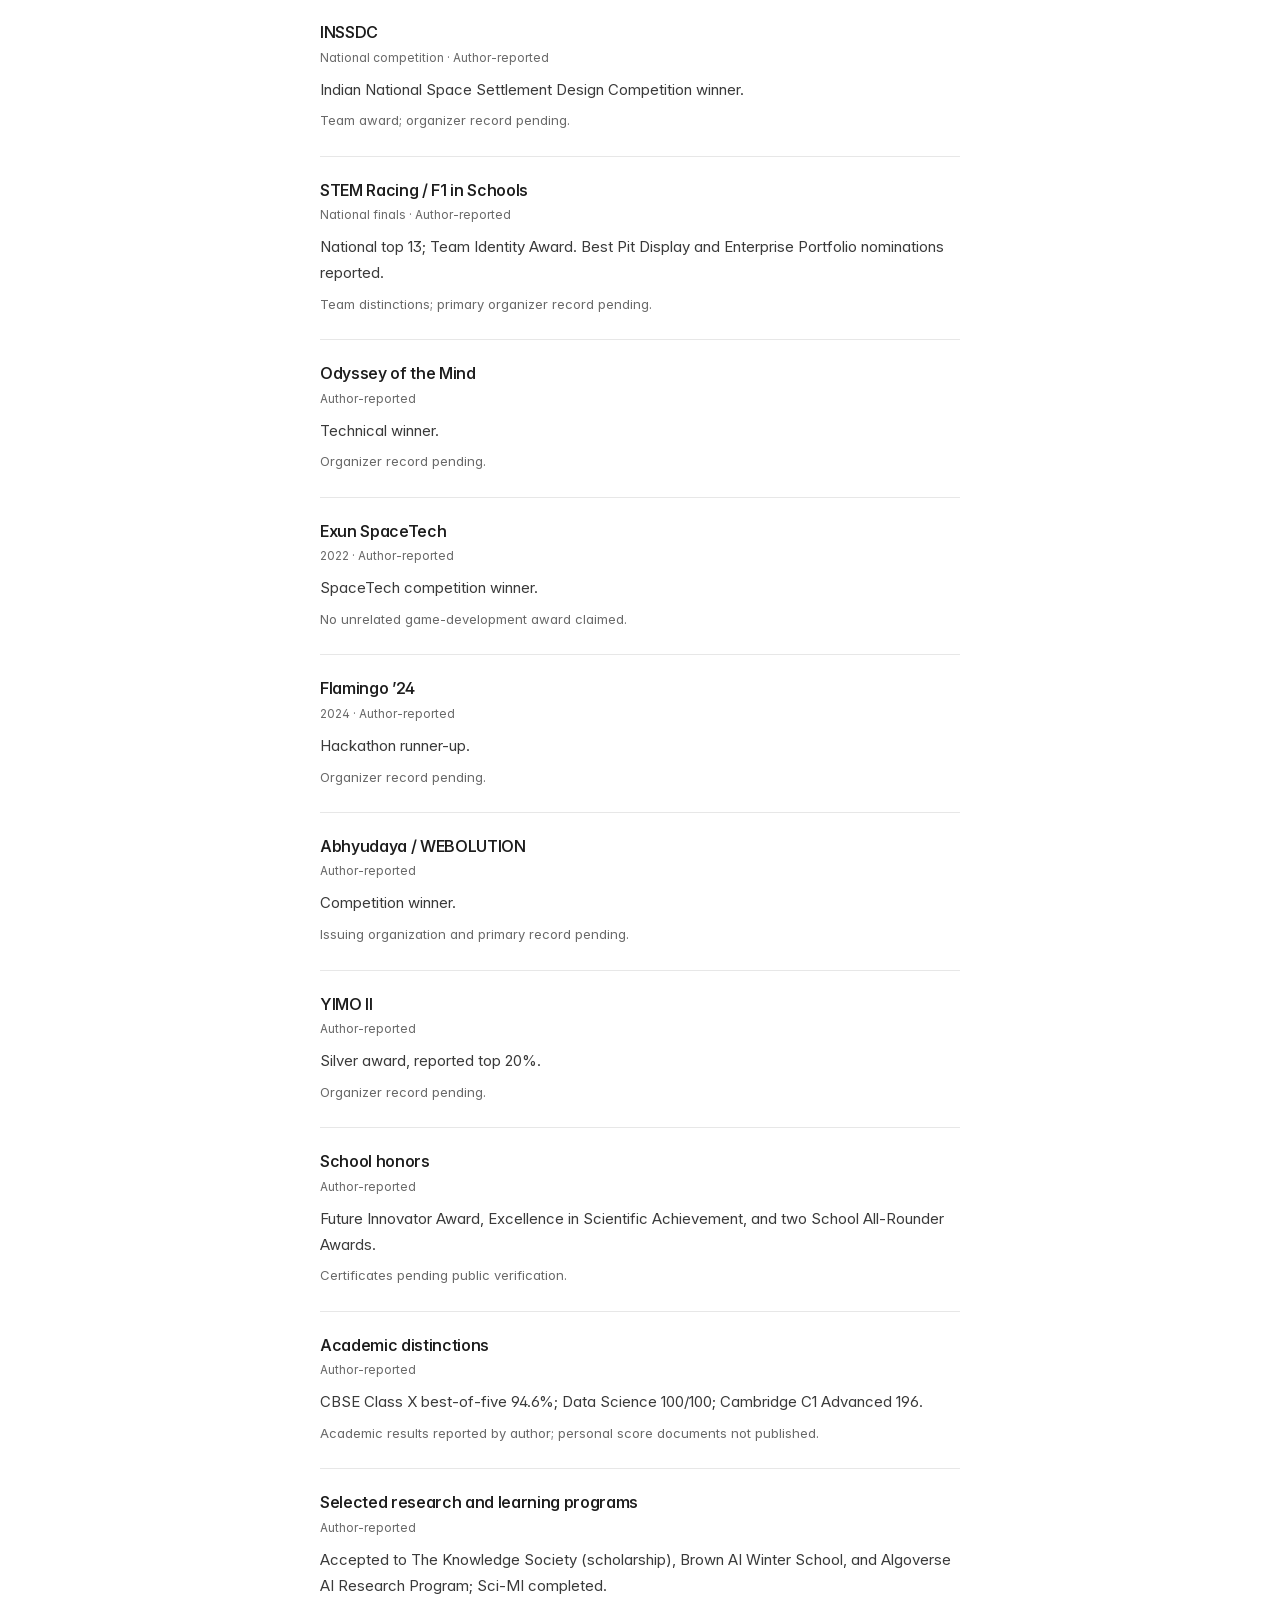
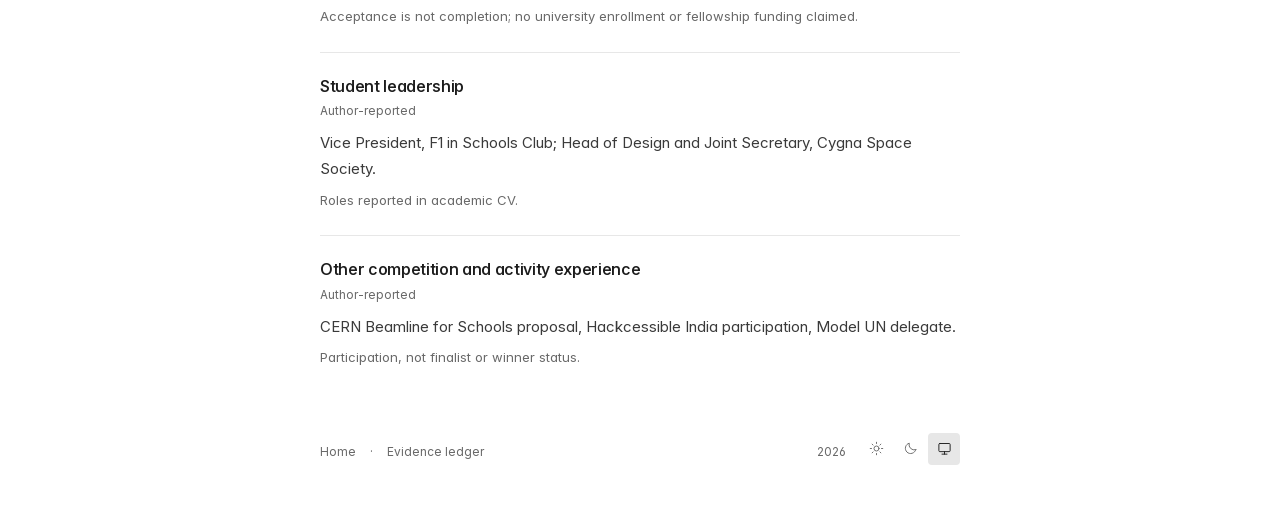
<file: recognition/index.html>
<!doctype html>
<html lang="en"><head>
<meta charset="utf-8">
<meta name="viewport" content="width=device-width, initial-scale=1">
<meta name="description" content="Selected milestones, with author-reported records clearly distinguished from public evidence.">
<meta name="theme-color" content="#ffffff">
<meta property="og:type" content="website">
<meta property="og:title" content="Recognition — Sushanth Dasari">
<meta property="og:description" content="Selected milestones, with author-reported records clearly distinguished from public evidence.">
<meta property="og:url" content="https://sushxnthd.github.io/portfolio/recognition/">
<meta name="twitter:card" content="summary">
<link rel="canonical" href="https://sushxnthd.github.io/portfolio/recognition/">
<link rel="icon" type="image/svg+xml" href="../favicon.svg">
<link rel="preload" href="../assets/inter.woff2" as="font" type="font/woff2" crossorigin>
<script src="../theme.js?v=quiet-3"></script>
<link rel="stylesheet" href="../styles.css?v=craft-2">
<title>Recognition — Sushanth Dasari</title>

</head>
<body><a class="skip" href="#main">Skip to content</a><main class="site archive" id="main">
<header class="archive-intro"><a class="back" href="../">← Sushanth Dasari</a><h1>Recognition</h1><p>Selected milestones, with author-reported records clearly distinguished from public evidence.</p><p class="crosslink">For conference paper acceptances, see <a href="../research/#trace-corpus">Trace Corpus</a> and <a href="../research/#grit">GRIT</a>.</p><nav class="archive-nav" aria-label="Other sections"><a href="../research/">Research</a><a href="../building/">Building</a><a href="../projects/">Software</a><a href="../recognition/" aria-current="page">Recognition</a></nav></header>
<div class="records"><article class="record" id="aiyes" aria-labelledby="aiyes-title"><div class="record-heading"><h2 id="aiyes-title">AIYES Gold</h2><span class="record-status">Fall 2026 · Organizer verified</span></div><p>Gold recognition for Somno in the AI YES competition.</p><p class="record-note"><strong>Gold award</strong> — One of 11 Gold projects listed by the organizer.</p><div class="record-links"><a href="https://aiyes.org/fall-2026-winners">Official winners <span aria-hidden="true">↗</span></a><a href="https://sushxnthd.github.io/somno/">Somno <span aria-hidden="true">↗</span></a><a href="https://github.com/sushxnthd/portfolio/blob/main/EVIDENCE.md#selected-recognition">Evidence ledger <span aria-hidden="true">↗</span></a></div></article>
<article class="record" id="qhack" aria-labelledby="qhack-title"><div class="record-heading"><h2 id="qhack-title">QHack</h2><span class="record-status">2026 · Recorded leaderboard</span></div><p>Completed all 23 challenges; recorded leaderboard placement 13th of 1,651 teams.</p><p class="record-note"><strong>23 / 23 challenges</strong> — Screenshot-based placement, not independently certified final ranking.</p><div class="record-links"><a href="https://qhack.ai/">Competition <span aria-hidden="true">↗</span></a><a href="https://github.com/sushxnthd/portfolio/blob/main/EVIDENCE.md#selected-recognition">Evidence ledger <span aria-hidden="true">↗</span></a></div></article>
<article class="record" id="iris" aria-labelledby="iris-title"><div class="record-heading"><h2 id="iris-title">IRIS National Fair</h2><span class="record-status">2026–27 · Author-reported</span></div><p>Selected as a national finalist for research into zero-noise extrapolation in dynamic quantum circuits.</p><p class="record-note"><strong>National finalist</strong> — No national-fair award or ISEF qualification claimed.</p><div class="record-links"><a href="https://github.com/sushxnthd/portfolio/blob/main/EVIDENCE.md#selected-recognition">Evidence ledger <span aria-hidden="true">↗</span></a></div></article>
<article class="record" id="issdc" aria-labelledby="issdc-title"><div class="record-heading"><h2 id="issdc-title">Space settlement design</h2><span class="record-status">2024 · Author-reported</span></div><p>ARSSDC runner-up; team qualified for ISSDC international finals through a successful resubmission.</p><p class="record-note"><strong>International finals qualifier</strong> — Qualification only; no attendance or international award claimed.</p><div class="record-links"><a href="https://github.com/sushxnthd/portfolio/blob/main/EVIDENCE.md#selected-recognition">Evidence ledger <span aria-hidden="true">↗</span></a></div></article>
<article class="record" id="prayaas" aria-labelledby="prayaas-title"><div class="record-heading"><h2 id="prayaas-title">NCERT PRAYAAS</h2><span class="record-status">Development grant · Project-reported</span></div><p>Selected under the student research programme; IIT Delhi is the associated higher education institution.</p><p class="record-note"><strong>₹50,000 development grant</strong> — Project-reported; no claim of IIT Delhi enrollment.</p><div class="record-links"><a href="https://github.com/sushxnthd/greengroove">Project evidence <span aria-hidden="true">↗</span></a></div></article>
<article class="record" id="scimi" aria-labelledby="scimi-title"><div class="record-heading"><h3 id="scimi-title">Sci-MI Research Symposium</h3><span class="record-status">2026 · Author-reported</span></div><p>Research symposium awardee; completed the seven-week research mentorship.</p><p class="record-note">Award and participation reported; primary citation pending.</p></article>
<article class="record" id="inssdc" aria-labelledby="inssdc-title"><div class="record-heading"><h3 id="inssdc-title">INSSDC</h3><span class="record-status">National competition · Author-reported</span></div><p>Indian National Space Settlement Design Competition winner.</p><p class="record-note">Team award; organizer record pending.</p></article>
<article class="record" id="stem-racing" aria-labelledby="stem-racing-title"><div class="record-heading"><h3 id="stem-racing-title">STEM Racing / F1 in Schools</h3><span class="record-status">National finals · Author-reported</span></div><p>National top 13; Team Identity Award. Best Pit Display and Enterprise Portfolio nominations reported.</p><p class="record-note">Team distinctions; primary organizer record pending.</p></article>
<article class="record" id="odyssey" aria-labelledby="odyssey-title"><div class="record-heading"><h3 id="odyssey-title">Odyssey of the Mind</h3><span class="record-status">Author-reported</span></div><p>Technical winner.</p><p class="record-note">Organizer record pending.</p></article>
<article class="record" id="exun" aria-labelledby="exun-title"><div class="record-heading"><h3 id="exun-title">Exun SpaceTech</h3><span class="record-status">2022 · Author-reported</span></div><p>SpaceTech competition winner.</p><p class="record-note">No unrelated game-development award claimed.</p></article>
<article class="record" id="flamingo" aria-labelledby="flamingo-title"><div class="record-heading"><h3 id="flamingo-title">Flamingo ’24</h3><span class="record-status">2024 · Author-reported</span></div><p>Hackathon runner-up.</p><p class="record-note">Organizer record pending.</p></article>
<article class="record" id="webolution" aria-labelledby="webolution-title"><div class="record-heading"><h3 id="webolution-title">Abhyudaya / WEBOLUTION</h3><span class="record-status">Author-reported</span></div><p>Competition winner.</p><p class="record-note">Issuing organization and primary record pending.</p></article>
<article class="record" id="yimo" aria-labelledby="yimo-title"><div class="record-heading"><h3 id="yimo-title">YIMO II</h3><span class="record-status">Author-reported</span></div><p>Silver award, reported top 20%.</p><p class="record-note">Organizer record pending.</p></article>
<article class="record" id="school-honors" aria-labelledby="school-honors-title"><div class="record-heading"><h3 id="school-honors-title">School honors</h3><span class="record-status">Author-reported</span></div><p>Future Innovator Award, Excellence in Scientific Achievement, and two School All-Rounder Awards.</p><p class="record-note">Certificates pending public verification.</p></article>
<article class="record" id="academic-achievements" aria-labelledby="academic-achievements-title"><div class="record-heading"><h3 id="academic-achievements-title">Academic distinctions</h3><span class="record-status">Author-reported</span></div><p>CBSE Class X best-of-five 94.6%; Data Science 100/100; Cambridge C1 Advanced 196.</p><p class="record-note">Academic results reported by author; personal score documents not published.</p></article>
<article class="record" id="programs" aria-labelledby="programs-title"><div class="record-heading"><h3 id="programs-title">Selected research and learning programs</h3><span class="record-status">Author-reported</span></div><p>Accepted to The Knowledge Society (scholarship), Brown AI Winter School, and Algoverse AI Research Program; Sci-MI completed.</p><p class="record-note">Acceptance is not completion; no university enrollment or fellowship funding claimed.</p></article>
<article class="record" id="leadership" aria-labelledby="leadership-title"><div class="record-heading"><h3 id="leadership-title">Student leadership</h3><span class="record-status">Author-reported</span></div><p>Vice President, F1 in Schools Club; Head of Design and Joint Secretary, Cygna Space Society.</p><p class="record-note">Roles reported in academic CV.</p></article>
<article class="record" id="other-activities" aria-labelledby="other-activities-title"><div class="record-heading"><h3 id="other-activities-title">Other competition and activity experience</h3><span class="record-status">Author-reported</span></div><p>CERN Beamline for Schools proposal, Hackcessible India participation, Model UN delegate.</p><p class="record-note">Participation, not finalist or winner status.</p></article>
</div>
<footer class="footer archive-footer"><a href="../">Home</a><span aria-hidden="true"> · </span><a href="https://github.com/sushxnthd/portfolio/blob/main/EVIDENCE.md">Evidence ledger</a><span class="year">2026</span><div class="theme-control" role="group" aria-label="Color theme" hidden><button type="button" data-choice="light" aria-pressed="false" title="Light theme" aria-label="Light theme"><svg viewBox="0 0 24 24" width="15" height="15" fill="none" stroke="currentColor" stroke-width="1.5" stroke-linecap="round" aria-hidden="true"><circle cx="12" cy="12" r="4"/><path d="M12 2v2m0 16v2M2 12h2m16 0h2M5 5l1.5 1.5m11 11L19 19M5 19l1.5-1.5m11-11L19 5"/></svg></button><button type="button" data-choice="dark" aria-pressed="false" title="Dark theme" aria-label="Dark theme"><svg viewBox="0 0 24 24" width="15" height="15" fill="none" stroke="currentColor" stroke-width="1.5" stroke-linecap="round" stroke-linejoin="round" aria-hidden="true"><path d="M20.5 14a8.5 8.5 0 0 1-10.5-10.5A8.5 8.5 0 1 0 20.5 14Z"/></svg></button><button type="button" data-choice="system" aria-pressed="false" title="System theme" aria-label="System theme"><svg viewBox="0 0 24 24" width="15" height="15" fill="none" stroke="currentColor" stroke-width="1.5" stroke-linecap="round" stroke-linejoin="round" aria-hidden="true"><rect x="3" y="4" width="18" height="13" rx="1.5"/><path d="M12 17v4m-4 0h8"/></svg></button></div></footer>
</main></body></html>
</file>
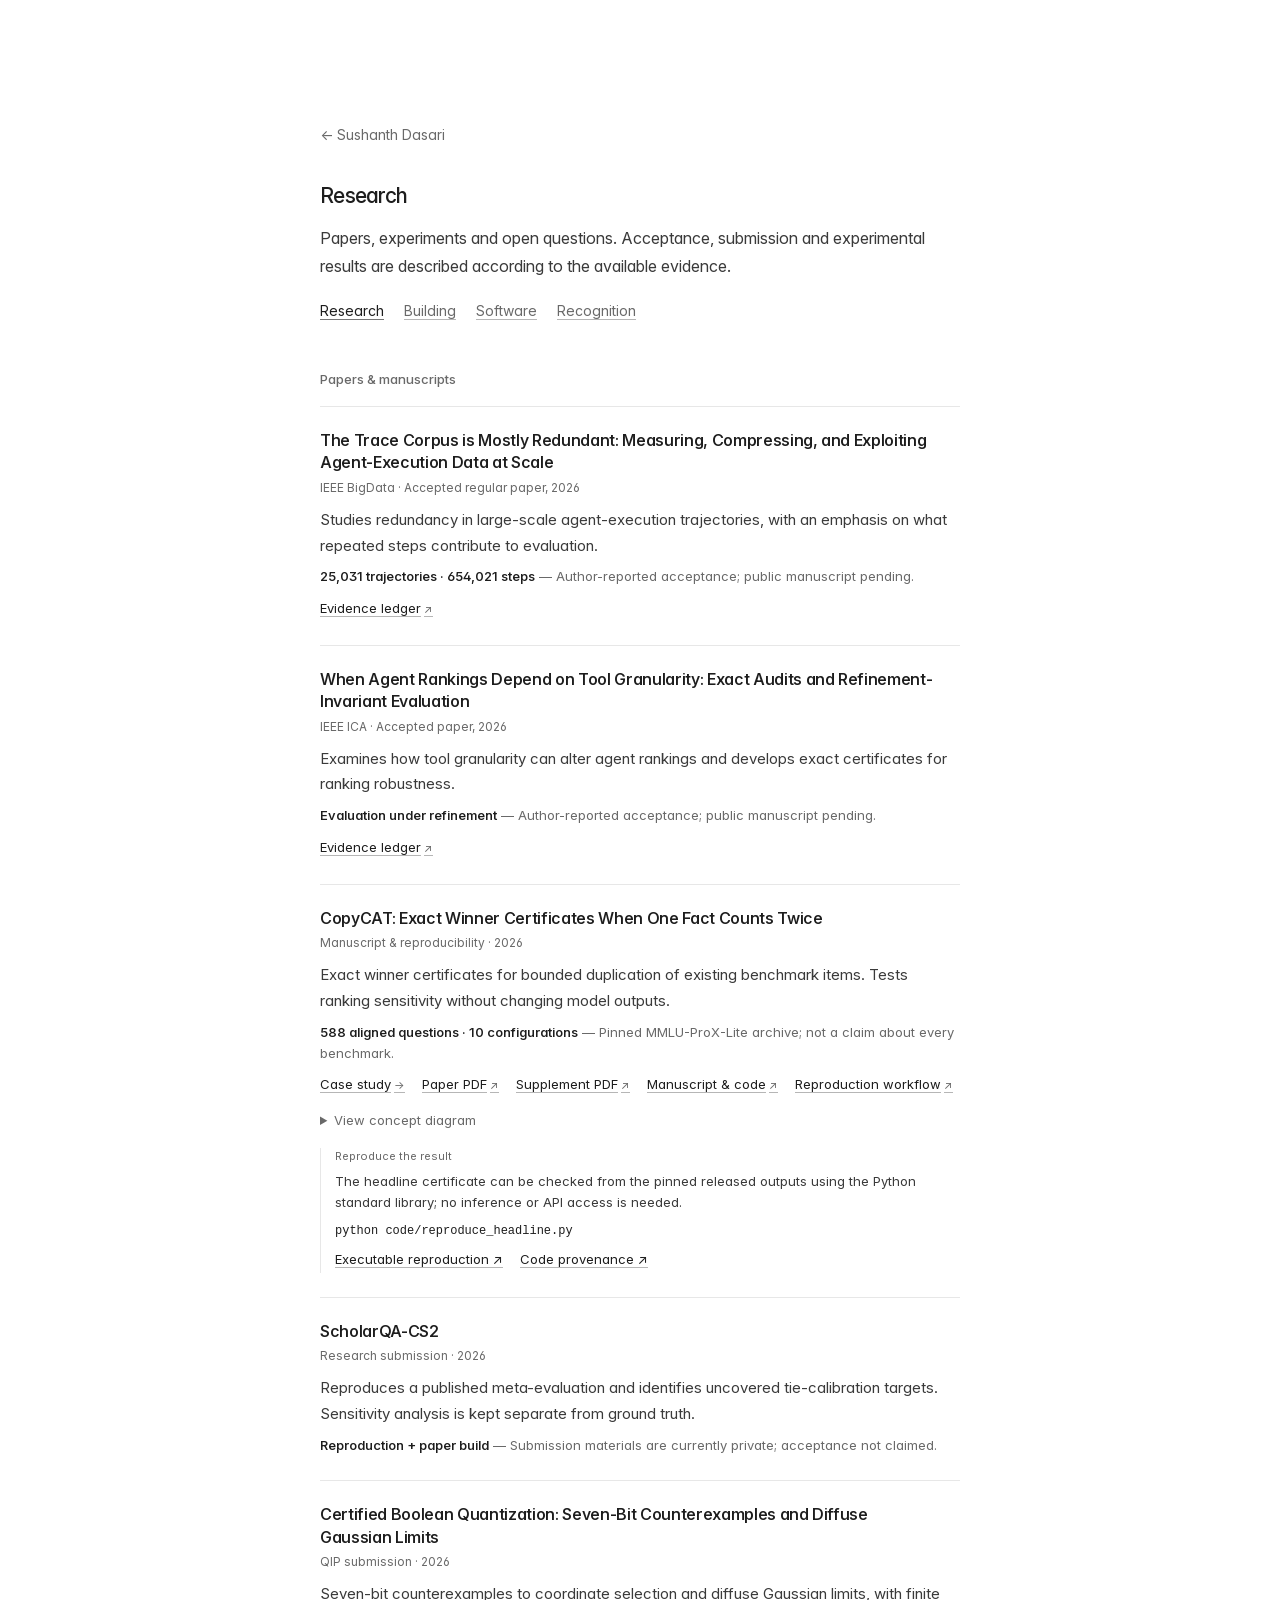
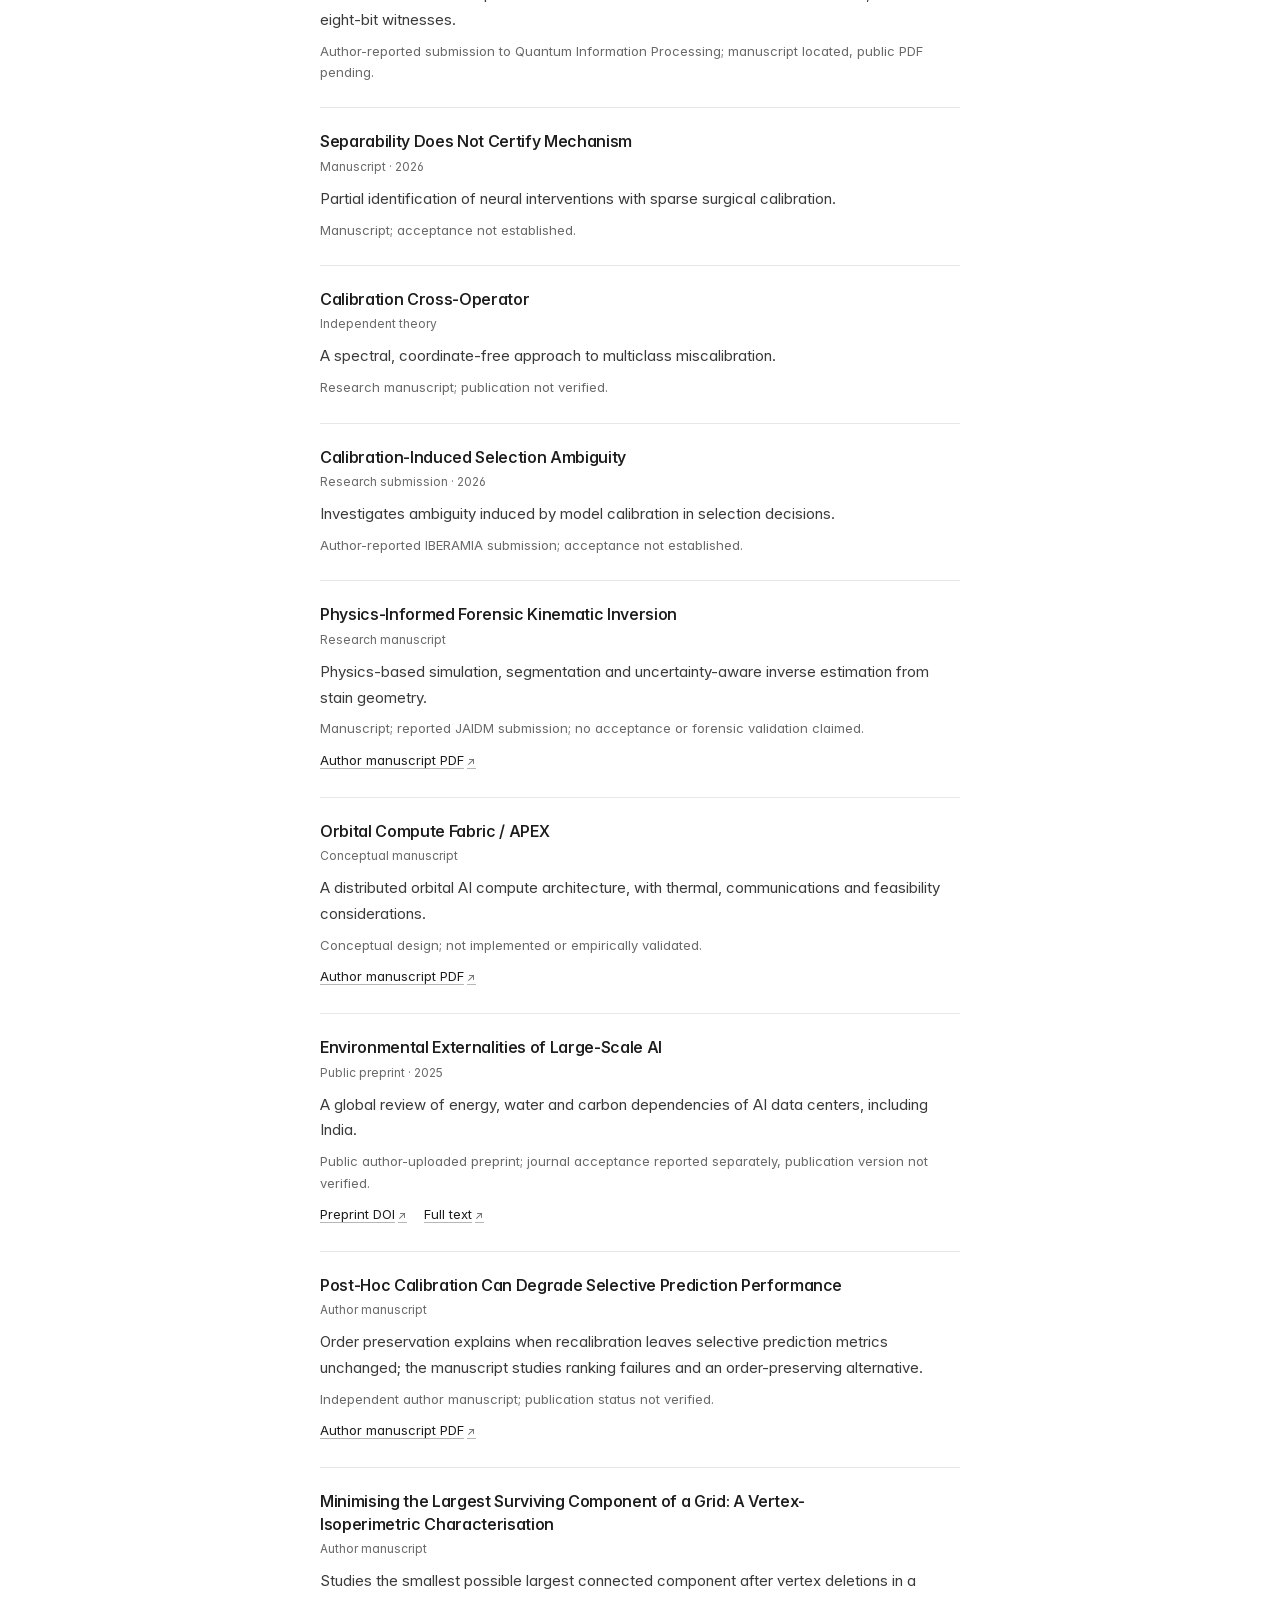
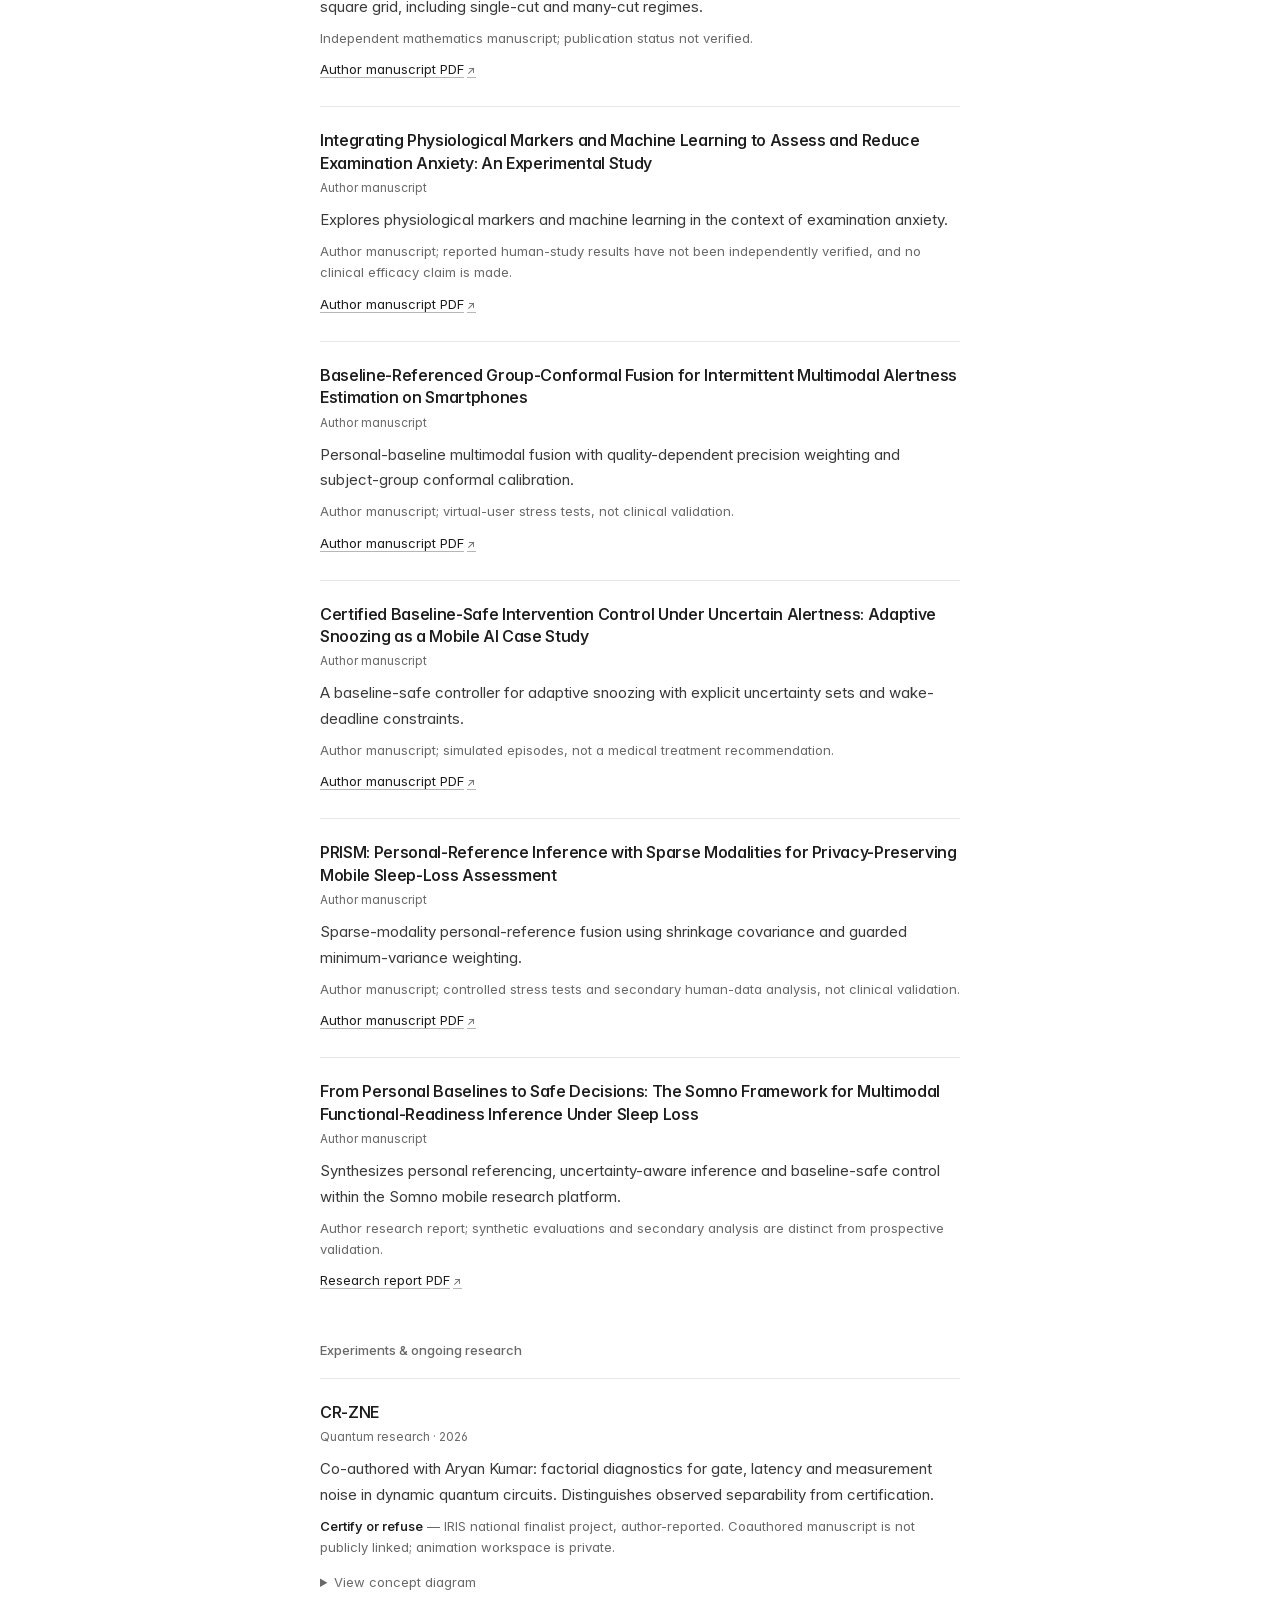
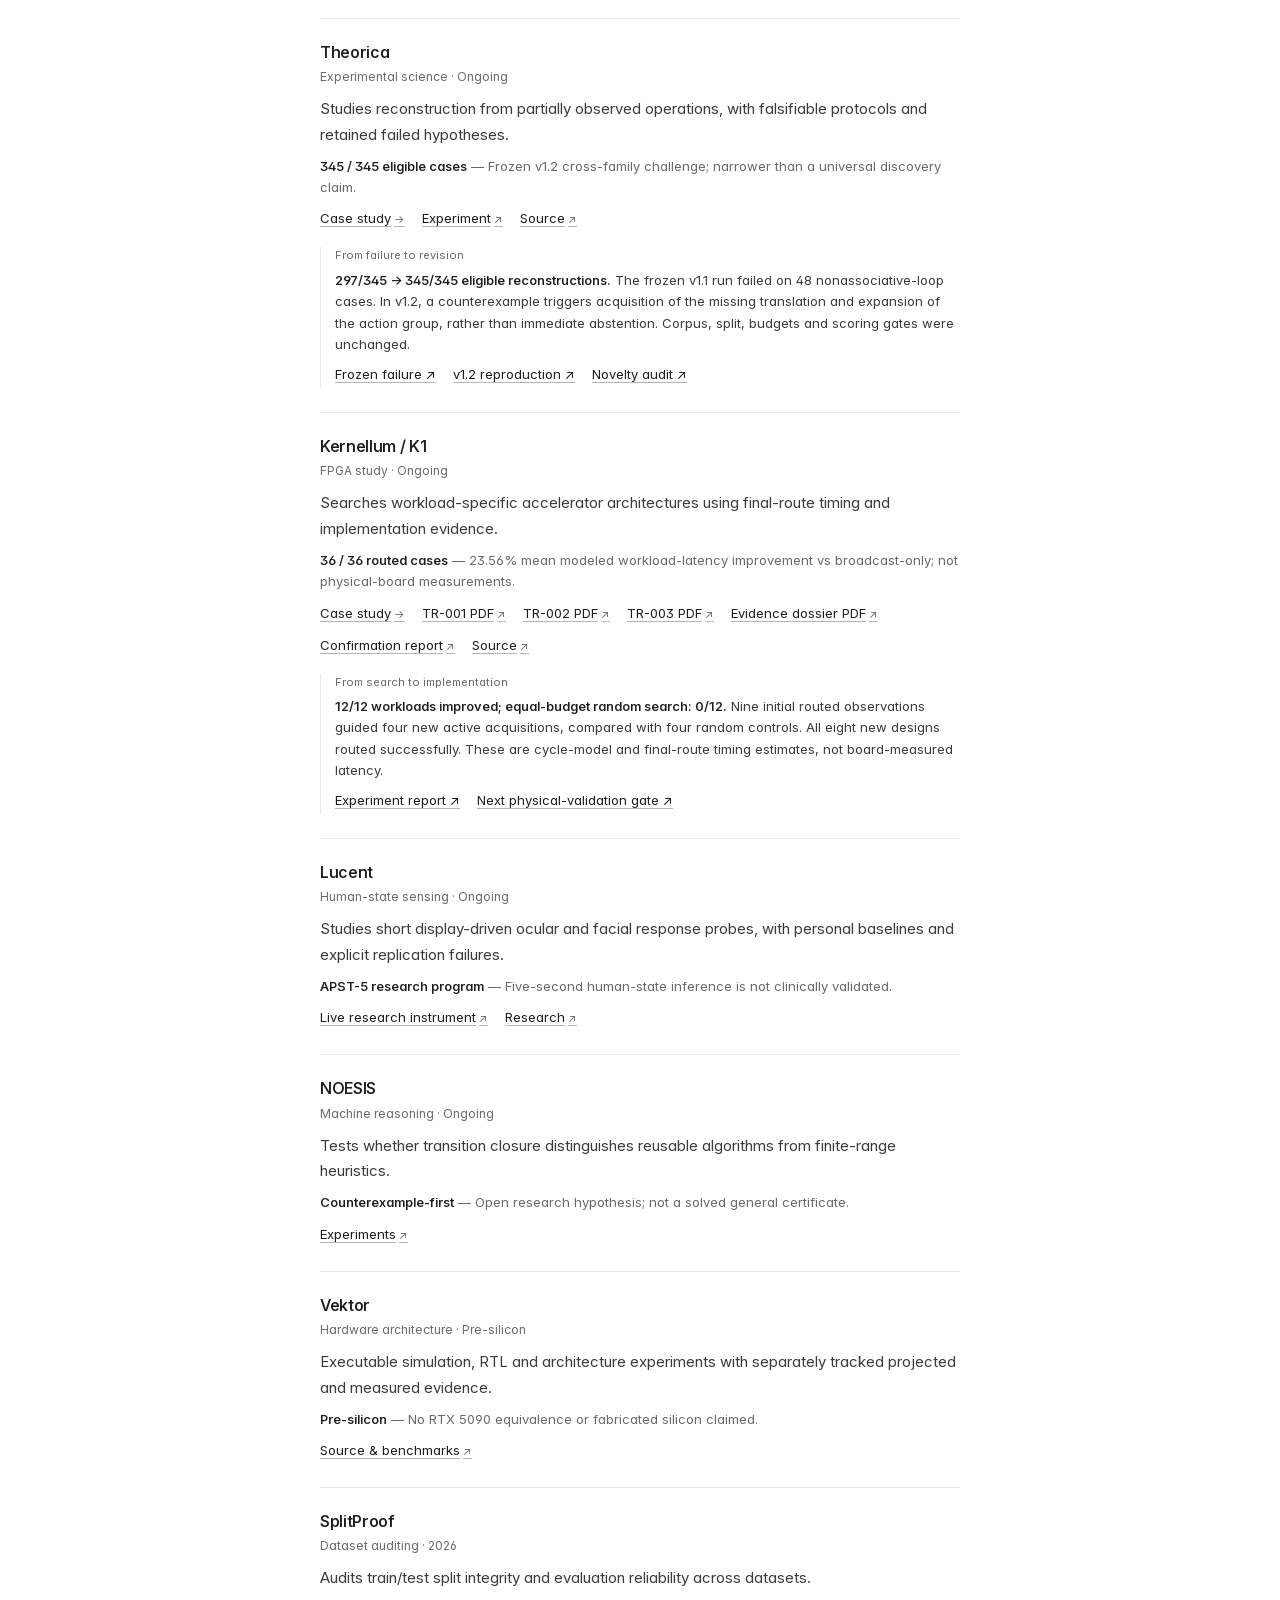
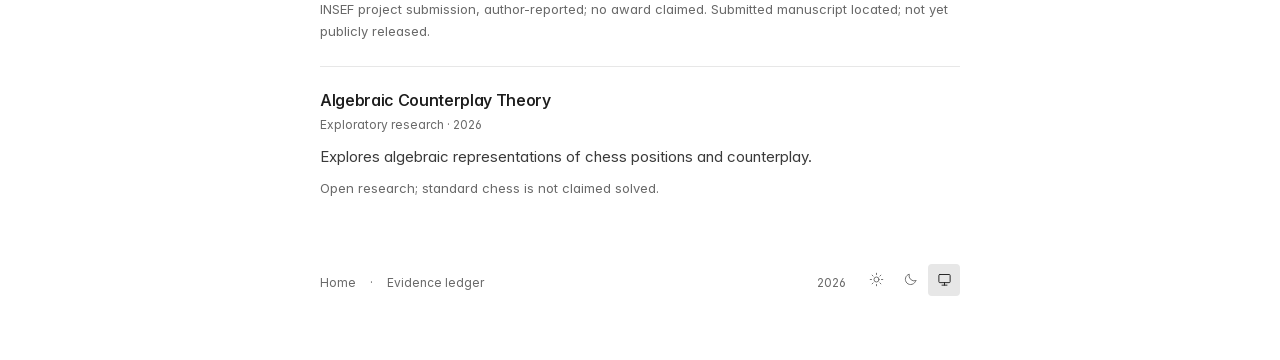
<file: research/index.html>
<!doctype html>
<html lang="en"><head>
<meta charset="utf-8">
<meta name="viewport" content="width=device-width, initial-scale=1">
<meta name="description" content="Papers, experiments and open questions. Acceptance, submission and experimental results are described according to the available evidence.">
<meta name="theme-color" content="#ffffff">
<meta property="og:type" content="website">
<meta property="og:title" content="Research — Sushanth Dasari">
<meta property="og:description" content="Papers, experiments and open questions. Acceptance, submission and experimental results are described according to the available evidence.">
<meta property="og:url" content="https://sushxnthd.github.io/portfolio/research/">
<meta name="twitter:card" content="summary">
<link rel="canonical" href="https://sushxnthd.github.io/portfolio/research/">
<link rel="icon" type="image/svg+xml" href="../favicon.svg">
<link rel="preload" href="../assets/inter.woff2" as="font" type="font/woff2" crossorigin>
<script src="../theme.js?v=quiet-3"></script>
<link rel="stylesheet" href="../styles.css?v=craft-2">
<title>Research — Sushanth Dasari</title>

</head>
<body><a class="skip" href="#main">Skip to content</a><main class="site archive" id="main">
<header class="archive-intro"><a class="back" href="../">← Sushanth Dasari</a><h1>Research</h1><p>Papers, experiments and open questions. Acceptance, submission and experimental results are described according to the available evidence.</p><nav class="archive-nav" aria-label="Other sections"><a href="../research/" aria-current="page">Research</a><a href="../building/">Building</a><a href="../projects/">Software</a><a href="../recognition/">Recognition</a></nav></header>
<section class="archive-group" id="papers" aria-labelledby="papers-heading"><h2 class="archive-group-title" id="papers-heading">Papers & manuscripts</h2><div class="records"><article class="record" id="trace-corpus" aria-labelledby="trace-corpus-title"><div class="record-heading"><h3 id="trace-corpus-title">The Trace Corpus is Mostly Redundant: Measuring, Compressing, and Exploiting Agent-Execution Data at Scale</h3><span class="record-status">IEEE BigData · Accepted regular paper, 2026</span></div><p>Studies redundancy in large-scale agent-execution trajectories, with an emphasis on what repeated steps contribute to evaluation.</p><p class="record-note"><strong>25,031 trajectories · 654,021 steps</strong> — Author-reported acceptance; public manuscript pending.</p><div class="record-links"><a href="https://github.com/sushxnthd/portfolio/blob/main/EVIDENCE.md#publication-status">Evidence ledger <span aria-hidden="true">↗</span></a></div></article>
<article class="record" id="grit" aria-labelledby="grit-title"><div class="record-heading"><h3 id="grit-title">When Agent Rankings Depend on Tool Granularity: Exact Audits and Refinement-Invariant Evaluation</h3><span class="record-status">IEEE ICA · Accepted paper, 2026</span></div><p>Examines how tool granularity can alter agent rankings and develops exact certificates for ranking robustness.</p><p class="record-note"><strong>Evaluation under refinement</strong> — Author-reported acceptance; public manuscript pending.</p><div class="record-links"><a href="https://github.com/sushxnthd/portfolio/blob/main/EVIDENCE.md#publication-status">Evidence ledger <span aria-hidden="true">↗</span></a></div></article>
<article class="record" id="copycat" aria-labelledby="copycat-title"><div class="record-heading"><h3 id="copycat-title">CopyCAT: Exact Winner Certificates When One Fact Counts Twice</h3><span class="record-status">Manuscript &amp; reproducibility · 2026</span></div><p>Exact winner certificates for bounded duplication of existing benchmark items. Tests ranking sensitivity without changing model outputs.</p><p class="record-note"><strong>588 aligned questions · 10 configurations</strong> — Pinned MMLU-ProX-Lite archive; not a claim about every benchmark.</p><div class="record-links"><a href="../work/copycat/">Case study <span aria-hidden="true">→</span></a><a href="https://github.com/sushxnthd/copyCAT/blob/main/paper/CopyCAT%20Research%20Manuscript%20Final.pdf">Paper PDF <span aria-hidden="true">↗</span></a><a href="https://github.com/sushxnthd/copyCAT/blob/main/paper/CopyCAT%20Additional%20Material.pdf">Supplement PDF <span aria-hidden="true">↗</span></a><a href="https://github.com/sushxnthd/copyCAT">Manuscript &amp; code <span aria-hidden="true">↗</span></a><a href="https://github.com/sushxnthd/copyCAT/actions/runs/43876320841">Reproduction workflow <span aria-hidden="true">↗</span></a></div><details class="record-figure"><summary>View concept diagram</summary><figure class="figure copy-figure">
<div class="figure-top"><span>FIG 01 / EVALUATION</span><span>Illustrative example</span></div>
<svg viewBox="0 0 420 245" role="img" aria-labelledby="copy-fig-title copy-fig-desc" xmlns="http://www.w3.org/2000/svg"><title id="copy-fig-title">Bounded duplication of benchmark roots</title><desc id="copy-fig-desc">Five original roots become six evaluated items when root three is copied. Model outputs remain fixed; both models share the copy schedule.</desc>
<defs><pattern id="hatch" width="5" height="5" patternUnits="userSpaceOnUse"><path d="M0 5 5 0" stroke="#8fa397" stroke-width="1"/></pattern></defs>
<g fill="#59615a" font-size="10" font-family="monospace"><text x="24" y="26">ORIGINAL ROOTS</text><text x="24" y="134">AFTER ONE COPY</text><text x="24" y="229">SAME SCHEDULE FOR ALL MODELS</text></g>
<g font-family="monospace" font-size="13" text-anchor="middle" fill="#253e32"><rect x="24" y="42" width="50" height="43" rx="2" fill="#f6f5ed" stroke="#8e9c8d"/><text x="49" y="68">1</text><rect x="89" y="42" width="50" height="43" rx="2" fill="#f6f5ed" stroke="#8e9c8d"/><text x="114" y="68">2</text><rect x="154" y="42" width="50" height="43" rx="2" fill="#b6c8b6" stroke="#8e9c8d"/><text x="179" y="68">3</text><rect x="219" y="42" width="50" height="43" rx="2" fill="#f6f5ed" stroke="#8e9c8d"/><text x="244" y="68">4</text><rect x="284" y="42" width="50" height="43" rx="2" fill="#f6f5ed" stroke="#8e9c8d"/><text x="309" y="68">5</text>
<rect x="24" y="151" width="47" height="43" rx="2" fill="#f6f5ed" stroke="#8e9c8d"/><text x="47.5" y="177">1</text><rect x="85" y="151" width="47" height="43" rx="2" fill="#f6f5ed" stroke="#8e9c8d"/><text x="108.5" y="177">2</text><rect x="146" y="151" width="47" height="43" rx="2" fill="#b6c8b6" stroke="#8e9c8d"/><text x="169.5" y="177">3</text><rect x="207" y="151" width="47" height="43" rx="2" fill="url(#hatch)" stroke="#8e9c8d"/><text x="230.5" y="177">3</text><rect x="268" y="151" width="47" height="43" rx="2" fill="#f6f5ed" stroke="#8e9c8d"/><text x="291.5" y="177">4</text><rect x="329" y="151" width="47" height="43" rx="2" fill="#f6f5ed" stroke="#8e9c8d"/><text x="352.5" y="177">5</text></g>
<path d="M179 88 V111 H230 V145 M179 111 V145" fill="none" stroke="#48674f" stroke-width="1.5" stroke-dasharray="4 3"/><path d="m225 139 5 7 5-7m-61 0 5 7 5-7" fill="none" stroke="#48674f" stroke-width="1.5"/>
</svg><figcaption>Duplicating an existing root changes its weight, not the underlying outputs. CopyCAT certifies the resulting ranking possibilities.</figcaption></figure></details><div class="research-process"><span class="process-label">Reproduce the result</span><p>The headline certificate can be checked from the pinned released outputs using the Python standard library; no inference or API access is needed.</p><code class="reproduce-command">python code/reproduce_headline.py</code><div class="record-links"><a href="https://github.com/sushxnthd/copyCAT/blob/main/code/reproduce_headline.py">Executable reproduction ↗</a><a href="https://github.com/sushxnthd/copyCAT/blob/main/CODE_PROVENANCE.md">Code provenance ↗</a></div></div></article>
<article class="record" id="scholarqa" aria-labelledby="scholarqa-title"><div class="record-heading"><h3 id="scholarqa-title">ScholarQA-CS2</h3><span class="record-status">Research submission · 2026</span></div><p>Reproduces a published meta-evaluation and identifies uncovered tie-calibration targets. Sensitivity analysis is kept separate from ground truth.</p><p class="record-note"><strong>Reproduction + paper build</strong> — Submission materials are currently private; acceptance not claimed.</p></article>
<article class="record" id="boolean-quantization" aria-labelledby="boolean-quantization-title"><div class="record-heading"><h3 id="boolean-quantization-title">Certified Boolean Quantization: Seven-Bit Counterexamples and Diffuse Gaussian Limits</h3><span class="record-status">QIP submission · 2026</span></div><p>Seven-bit counterexamples to coordinate selection and diffuse Gaussian limits, with finite eight-bit witnesses.</p><p class="record-note">Author-reported submission to Quantum Information Processing; manuscript located, public PDF pending.</p></article>
<article class="record" id="mechanistic-identification" aria-labelledby="mechanistic-identification-title"><div class="record-heading"><h3 id="mechanistic-identification-title">Separability Does Not Certify Mechanism</h3><span class="record-status">Manuscript · 2026</span></div><p>Partial identification of neural interventions with sparse surgical calibration.</p><p class="record-note">Manuscript; acceptance not established.</p></article>
<article class="record" id="calibration-cross-operator" aria-labelledby="calibration-cross-operator-title"><div class="record-heading"><h3 id="calibration-cross-operator-title">Calibration Cross-Operator</h3><span class="record-status">Independent theory</span></div><p>A spectral, coordinate-free approach to multiclass miscalibration.</p><p class="record-note">Research manuscript; publication not verified.</p></article>
<article class="record" id="calibration-selection" aria-labelledby="calibration-selection-title"><div class="record-heading"><h3 id="calibration-selection-title">Calibration-Induced Selection Ambiguity</h3><span class="record-status">Research submission · 2026</span></div><p>Investigates ambiguity induced by model calibration in selection decisions.</p><p class="record-note">Author-reported IBERAMIA submission; acceptance not established.</p></article>
<article class="record" id="forensic-inversion" aria-labelledby="forensic-inversion-title"><div class="record-heading"><h3 id="forensic-inversion-title">Physics-Informed Forensic Kinematic Inversion</h3><span class="record-status">Research manuscript</span></div><p>Physics-based simulation, segmentation and uncertainty-aware inverse estimation from stain geometry.</p><p class="record-note">Manuscript; reported JAIDM submission; no acceptance or forensic validation claimed.</p><div class="record-links"><a href="https://drive.google.com/file/d/1RhVkRzfDlCAXyq7Z2ctrbQgYVyDNVE_f/view?usp=drivesdk">Author manuscript PDF <span aria-hidden="true">↗</span></a></div></article>
<article class="record" id="orbital-compute" aria-labelledby="orbital-compute-title"><div class="record-heading"><h3 id="orbital-compute-title">Orbital Compute Fabric / APEX</h3><span class="record-status">Conceptual manuscript</span></div><p>A distributed orbital AI compute architecture, with thermal, communications and feasibility considerations.</p><p class="record-note">Conceptual design; not implemented or empirically validated.</p><div class="record-links"><a href="https://drive.google.com/file/d/1yoIXUL6lQo1_kR0fU3iF0eYVXHN-InqN/view?usp=drivesdk">Author manuscript PDF <span aria-hidden="true">↗</span></a></div></article>
<article class="record" id="environmental-ai" aria-labelledby="environmental-ai-title"><div class="record-heading"><h3 id="environmental-ai-title">Environmental Externalities of Large-Scale AI</h3><span class="record-status">Public preprint · 2025</span></div><p>A global review of energy, water and carbon dependencies of AI data centers, including India.</p><p class="record-note">Public author-uploaded preprint; journal acceptance reported separately, publication version not verified.</p><div class="record-links"><a href="https://doi.org/10.6084/m9.figshare.29791091">Preprint DOI <span aria-hidden="true">↗</span></a><a href="https://www.researchgate.net/publication/395055629_Unveiling_the_Environmental_Externalities_of_Large-Scale_Artificial_Intelligence_A_Global_Assessment_of_Energy_Water_and_Carbon_Dependencies_in_AI_Data_Ecosystems">Full text <span aria-hidden="true">↗</span></a></div></article>
<article class="record" id="posthoc-calibration" aria-labelledby="posthoc-calibration-title"><div class="record-heading"><h3 id="posthoc-calibration-title">Post-Hoc Calibration Can Degrade Selective Prediction Performance</h3><span class="record-status">Author manuscript</span></div><p>Order preservation explains when recalibration leaves selective prediction metrics unchanged; the manuscript studies ranking failures and an order-preserving alternative.</p><p class="record-note">Independent author manuscript; publication status not verified.</p><div class="record-links"><a href="https://drive.google.com/file/d/1y1iaar3rJ8d66wlDSgEEq6jnEptdimk7/view?usp=drivesdk">Author manuscript PDF <span aria-hidden="true">↗</span></a></div></article>
<article class="record" id="grid-isoperimetry" aria-labelledby="grid-isoperimetry-title"><div class="record-heading"><h3 id="grid-isoperimetry-title">Minimising the Largest Surviving Component of a Grid: A Vertex-Isoperimetric Characterisation</h3><span class="record-status">Author manuscript</span></div><p>Studies the smallest possible largest connected component after vertex deletions in a square grid, including single-cut and many-cut regimes.</p><p class="record-note">Independent mathematics manuscript; publication status not verified.</p><div class="record-links"><a href="https://drive.google.com/file/d/1G4Ml6kkFOiGbdDE6v021o-H0wXf18a88/view?usp=drivesdk">Author manuscript PDF <span aria-hidden="true">↗</span></a></div></article>
<article class="record" id="exam-anxiety" aria-labelledby="exam-anxiety-title"><div class="record-heading"><h3 id="exam-anxiety-title">Integrating Physiological Markers and Machine Learning to Assess and Reduce Examination Anxiety: An Experimental Study</h3><span class="record-status">Author manuscript</span></div><p>Explores physiological markers and machine learning in the context of examination anxiety.</p><p class="record-note">Author manuscript; reported human-study results have not been independently verified, and no clinical efficacy claim is made.</p><div class="record-links"><a href="https://drive.google.com/file/d/1g7EV2zNsoS3dmSg1jBU8tI8F8-tIr6k6/view?usp=drivesdk">Author manuscript PDF <span aria-hidden="true">↗</span></a></div></article>
<article class="record" id="somno-brgcf" aria-labelledby="somno-brgcf-title"><div class="record-heading"><h3 id="somno-brgcf-title">Baseline-Referenced Group-Conformal Fusion for Intermittent Multimodal Alertness Estimation on Smartphones</h3><span class="record-status">Author manuscript</span></div><p>Personal-baseline multimodal fusion with quality-dependent precision weighting and subject-group conformal calibration.</p><p class="record-note">Author manuscript; virtual-user stress tests, not clinical validation.</p><div class="record-links"><a href="https://drive.google.com/file/d/1ZcSBoOxUPRB4b9RPSTw5qUkUxlZc4qBK/view?usp=drivesdk">Author manuscript PDF <span aria-hidden="true">↗</span></a></div></article>
<article class="record" id="somno-rasc" aria-labelledby="somno-rasc-title"><div class="record-heading"><h3 id="somno-rasc-title">Certified Baseline-Safe Intervention Control Under Uncertain Alertness: Adaptive Snoozing as a Mobile AI Case Study</h3><span class="record-status">Author manuscript</span></div><p>A baseline-safe controller for adaptive snoozing with explicit uncertainty sets and wake-deadline constraints.</p><p class="record-note">Author manuscript; simulated episodes, not a medical treatment recommendation.</p><div class="record-links"><a href="https://drive.google.com/file/d/1nn_c1NoKouD6_kq7XFiwJAHeQfPC2_8E/view?usp=drivesdk">Author manuscript PDF <span aria-hidden="true">↗</span></a></div></article>
<article class="record" id="somno-prism" aria-labelledby="somno-prism-title"><div class="record-heading"><h3 id="somno-prism-title">PRISM: Personal-Reference Inference with Sparse Modalities for Privacy-Preserving Mobile Sleep-Loss Assessment</h3><span class="record-status">Author manuscript</span></div><p>Sparse-modality personal-reference fusion using shrinkage covariance and guarded minimum-variance weighting.</p><p class="record-note">Author manuscript; controlled stress tests and secondary human-data analysis, not clinical validation.</p><div class="record-links"><a href="https://drive.google.com/file/d/1DGqn8cH5UKk2glHPwP4cMLHPAY2ZXyYK/view?usp=drivesdk">Author manuscript PDF <span aria-hidden="true">↗</span></a></div></article>
<article class="record" id="somno-framework" aria-labelledby="somno-framework-title"><div class="record-heading"><h3 id="somno-framework-title">From Personal Baselines to Safe Decisions: The Somno Framework for Multimodal Functional-Readiness Inference Under Sleep Loss</h3><span class="record-status">Author manuscript</span></div><p>Synthesizes personal referencing, uncertainty-aware inference and baseline-safe control within the Somno mobile research platform.</p><p class="record-note">Author research report; synthetic evaluations and secondary analysis are distinct from prospective validation.</p><div class="record-links"><a href="https://drive.google.com/file/d/1Q2QzIMGMDH2F7DIEHYALRLZjWTAsQvCV/view?usp=drivesdk">Research report PDF <span aria-hidden="true">↗</span></a></div></article>

</div></section>
<section class="archive-group" id="experiments" aria-labelledby="experiments-heading"><h2 class="archive-group-title" id="experiments-heading">Experiments & ongoing research</h2><div class="records"><article class="record" id="crzne" aria-labelledby="crzne-title"><div class="record-heading"><h3 id="crzne-title">CR-ZNE</h3><span class="record-status">Quantum research · 2026</span></div><p>Co-authored with Aryan Kumar: factorial diagnostics for gate, latency and measurement noise in dynamic quantum circuits. Distinguishes observed separability from certification.</p><p class="record-note"><strong>Certify or refuse</strong> — IRIS national finalist project, author-reported. Coauthored manuscript is not publicly linked; animation workspace is private.</p><details class="record-figure"><summary>View concept diagram</summary><figure class="figure quantum-figure"><div class="figure-top"><span>FIG 02 / EXPERIMENT</span><span>Conceptual diagram</span></div><svg viewBox="0 0 420 230" role="img" aria-labelledby="qfig-title qfig-desc"><title id="qfig-title">Three noise axes in a dynamic quantum circuit</title><desc id="qfig-desc">Gate, latency and measurement noise are varied as distinct experimental factors. Their joint behavior informs a certify or refuse decision.</desc><g font-family="monospace" font-size="12" fill="#253e32"><text x="24" y="26">INDEPENDENT FACTORS</text><rect x="24" y="45" width="108" height="40" rx="2" fill="#f5f3e9" stroke="#9eaa9c"/><rect x="156" y="45" width="108" height="40" rx="2" fill="#f5f3e9" stroke="#9eaa9c"/><rect x="288" y="45" width="108" height="40" rx="2" fill="#f5f3e9" stroke="#9eaa9c"/><text x="78" y="69" text-anchor="middle">Gate</text><text x="210" y="69" text-anchor="middle">Latency</text><text x="342" y="69" text-anchor="middle">Measurement</text><path d="M78 85 V105 H210 M342 85 V105 H210 M210 85 V125" fill="none" stroke="#658271"/><rect x="109" y="125" width="202" height="42" rx="2" fill="#c6d4bf" stroke="#69826b"/><text x="210" y="150" text-anchor="middle">Factorial diagnostics</text><path d="M210 167 V179 H133 V190 M210 179 H287 V190" stroke="#658271" fill="none"/><text x="133" y="209" text-anchor="middle">CERTIFY</text><text x="287" y="209" text-anchor="middle">REFUSE</text></g></svg><figcaption>Varying noise axes separately is a diagnostic, not by itself a guarantee of extrapolation validity.</figcaption></figure></details></article>
<article class="record" id="theorica" aria-labelledby="theorica-title"><div class="record-heading"><h3 id="theorica-title">Theorica</h3><span class="record-status">Experimental science · Ongoing</span></div><p>Studies reconstruction from partially observed operations, with falsifiable protocols and retained failed hypotheses.</p><p class="record-note"><strong>345 / 345 eligible cases</strong> — Frozen v1.2 cross-family challenge; narrower than a universal discovery claim.</p><div class="record-links"><a href="../work/theorica/">Case study <span aria-hidden="true">→</span></a><a href="https://github.com/sushxnthd/theorica/blob/main/results/TRANSLATION_ACTION_CHALLENGE_V1_2_REPORT.md">Experiment <span aria-hidden="true">↗</span></a><a href="https://github.com/sushxnthd/theorica">Source <span aria-hidden="true">↗</span></a></div><div class="research-process"><span class="process-label">From failure to revision</span><p><strong>297/345 → 345/345 eligible reconstructions.</strong> The frozen v1.1 run failed on 48 nonassociative-loop cases. In v1.2, a counterexample triggers acquisition of the missing translation and expansion of the action group, rather than immediate abstention. Corpus, split, budgets and scoring gates were unchanged.</p><div class="record-links"><a href="https://github.com/sushxnthd/theorica/blob/main/results/TRANSLATION_ACTION_CHALLENGE_V1_1_FAILURE.md">Frozen failure ↗</a><a href="https://github.com/sushxnthd/theorica/actions/runs/36138175775">v1.2 reproduction ↗</a><a href="https://github.com/sushxnthd/theorica/blob/main/results/EXTERNAL_FALSIFICATION_REPORT.md">Novelty audit ↗</a></div></div></article>
<article class="record" id="k1" aria-labelledby="k1-title"><div class="record-heading"><h3 id="k1-title">Kernellum / K1</h3><span class="record-status">FPGA study · Ongoing</span></div><p>Searches workload-specific accelerator architectures using final-route timing and implementation evidence.</p><p class="record-note"><strong>36 / 36 routed cases</strong> — 23.56% mean modeled workload-latency improvement vs broadcast-only; not physical-board measurements.</p><div class="record-links"><a href="../work/kernellum-k1/">Case study <span aria-hidden="true">→</span></a><a href="https://github.com/sushxnthd/kernellum/blob/main/docs/research/files/Kernellum_TR-001.pdf">TR-001 PDF <span aria-hidden="true">↗</span></a><a href="https://github.com/sushxnthd/kernellum/blob/main/docs/research/files/Kernellum_TR-002.pdf">TR-002 PDF <span aria-hidden="true">↗</span></a><a href="https://github.com/sushxnthd/kernellum/blob/main/docs/research/files/Kernellum_TR-003.pdf">TR-003 PDF <span aria-hidden="true">↗</span></a><a href="https://github.com/sushxnthd/kernellum/blob/main/docs/research/files/Kernellum_Evidence_Dossier.pdf">Evidence dossier PDF <span aria-hidden="true">↗</span></a><a href="https://github.com/sushxnthd/kernellum/blob/main/docs/SIMILARITY_PORTFOLIO_CONFIRMATION_REPORT.md">Confirmation report <span aria-hidden="true">↗</span></a><a href="https://github.com/sushxnthd/kernellum">Source <span aria-hidden="true">↗</span></a></div><div class="research-process"><span class="process-label">From search to implementation</span><p><strong>12/12 workloads improved; equal-budget random search: 0/12.</strong> Nine initial routed observations guided four new active acquisitions, compared with four random controls. All eight new designs routed successfully. These are cycle-model and final-route timing estimates, not board-measured latency.</p><div class="record-links"><a href="https://github.com/sushxnthd/kernellum/blob/main/docs/K1_CLOSED_LOOP_REPORT.md">Experiment report ↗</a><a href="https://github.com/sushxnthd/kernellum/blob/main/docs/K2_PLAN.md">Next physical-validation gate ↗</a></div></div></article>
<article class="record" id="lucent" aria-labelledby="lucent-title"><div class="record-heading"><h3 id="lucent-title">Lucent</h3><span class="record-status">Human-state sensing · Ongoing</span></div><p>Studies short display-driven ocular and facial response probes, with personal baselines and explicit replication failures.</p><p class="record-note"><strong>APST-5 research program</strong> — Five-second human-state inference is not clinically validated.</p><div class="record-links"><a href="https://sushxnthd.github.io/lucent/">Live research instrument <span aria-hidden="true">↗</span></a><a href="https://github.com/sushxnthd/lucent">Research <span aria-hidden="true">↗</span></a></div></article>
<article class="record" id="noesis" aria-labelledby="noesis-title"><div class="record-heading"><h3 id="noesis-title">NOESIS</h3><span class="record-status">Machine reasoning · Ongoing</span></div><p>Tests whether transition closure distinguishes reusable algorithms from finite-range heuristics.</p><p class="record-note"><strong>Counterexample-first</strong> — Open research hypothesis; not a solved general certificate.</p><div class="record-links"><a href="https://github.com/sushxnthd/noesis">Experiments <span aria-hidden="true">↗</span></a></div></article>
<article class="record" id="vektor" aria-labelledby="vektor-title"><div class="record-heading"><h3 id="vektor-title">Vektor</h3><span class="record-status">Hardware architecture · Pre-silicon</span></div><p>Executable simulation, RTL and architecture experiments with separately tracked projected and measured evidence.</p><p class="record-note"><strong>Pre-silicon</strong> — No RTX 5090 equivalence or fabricated silicon claimed.</p><div class="record-links"><a href="https://github.com/sushxnthd/vektor">Source &amp; benchmarks <span aria-hidden="true">↗</span></a></div></article>
<article class="record" id="splitproof" aria-labelledby="splitproof-title"><div class="record-heading"><h3 id="splitproof-title">SplitProof</h3><span class="record-status">Dataset auditing · 2026</span></div><p>Audits train/test split integrity and evaluation reliability across datasets.</p><p class="record-note">INSEF project submission, author-reported; no award claimed. Submitted manuscript located; not yet publicly released.</p></article>
<article class="record" id="algebraic-counterplay" aria-labelledby="algebraic-counterplay-title"><div class="record-heading"><h3 id="algebraic-counterplay-title">Algebraic Counterplay Theory</h3><span class="record-status">Exploratory research · 2026</span></div><p>Explores algebraic representations of chess positions and counterplay.</p><p class="record-note">Open research; standard chess is not claimed solved.</p></article>
</div></section>
<footer class="footer archive-footer"><a href="../">Home</a><span aria-hidden="true"> · </span><a href="https://github.com/sushxnthd/portfolio/blob/main/EVIDENCE.md">Evidence ledger</a><span class="year">2026</span><div class="theme-control" role="group" aria-label="Color theme" hidden><button type="button" data-choice="light" aria-pressed="false" title="Light theme" aria-label="Light theme"><svg viewBox="0 0 24 24" width="15" height="15" fill="none" stroke="currentColor" stroke-width="1.5" stroke-linecap="round" aria-hidden="true"><circle cx="12" cy="12" r="4"/><path d="M12 2v2m0 16v2M2 12h2m16 0h2M5 5l1.5 1.5m11 11L19 19M5 19l1.5-1.5m11-11L19 5"/></svg></button><button type="button" data-choice="dark" aria-pressed="false" title="Dark theme" aria-label="Dark theme"><svg viewBox="0 0 24 24" width="15" height="15" fill="none" stroke="currentColor" stroke-width="1.5" stroke-linecap="round" stroke-linejoin="round" aria-hidden="true"><path d="M20.5 14a8.5 8.5 0 0 1-10.5-10.5A8.5 8.5 0 1 0 20.5 14Z"/></svg></button><button type="button" data-choice="system" aria-pressed="false" title="System theme" aria-label="System theme"><svg viewBox="0 0 24 24" width="15" height="15" fill="none" stroke="currentColor" stroke-width="1.5" stroke-linecap="round" stroke-linejoin="round" aria-hidden="true"><rect x="3" y="4" width="18" height="13" rx="1.5"/><path d="M12 17v4m-4 0h8"/></svg></button></div></footer>
</main></body></html>
</file>
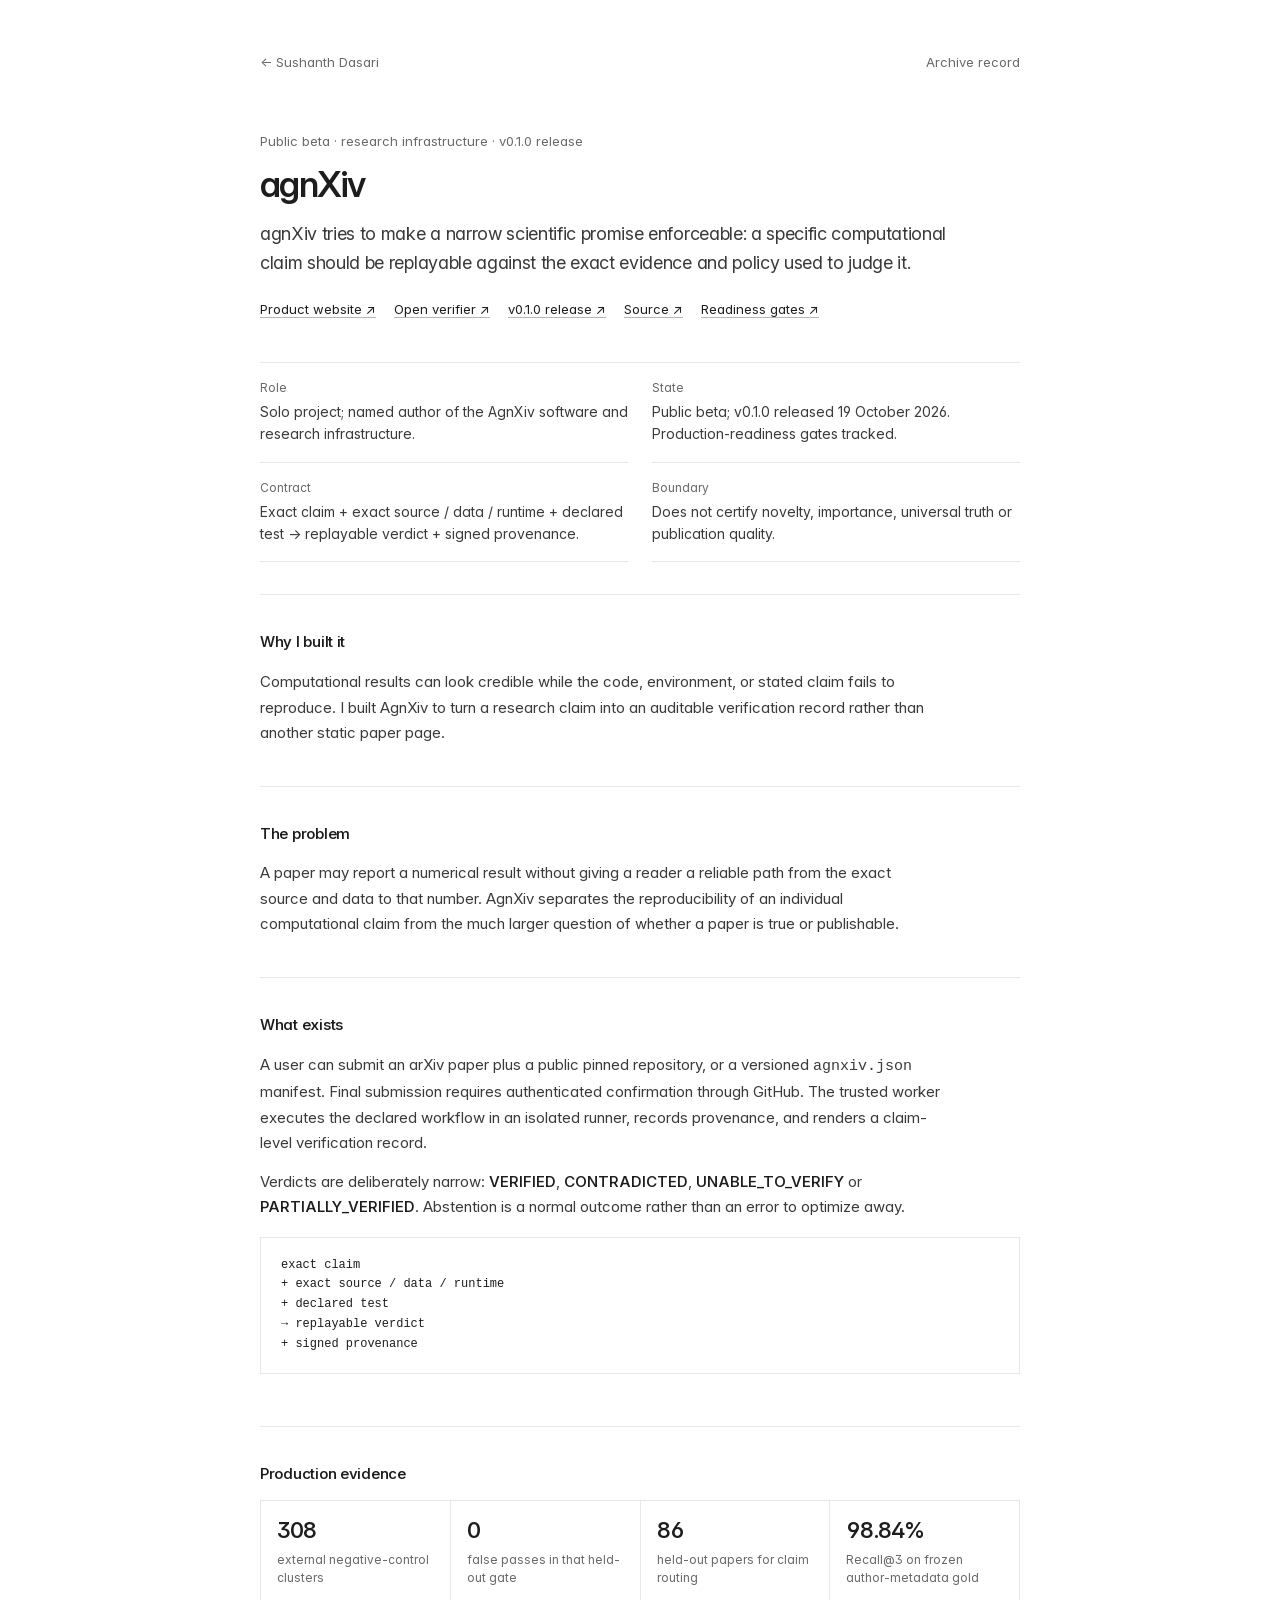
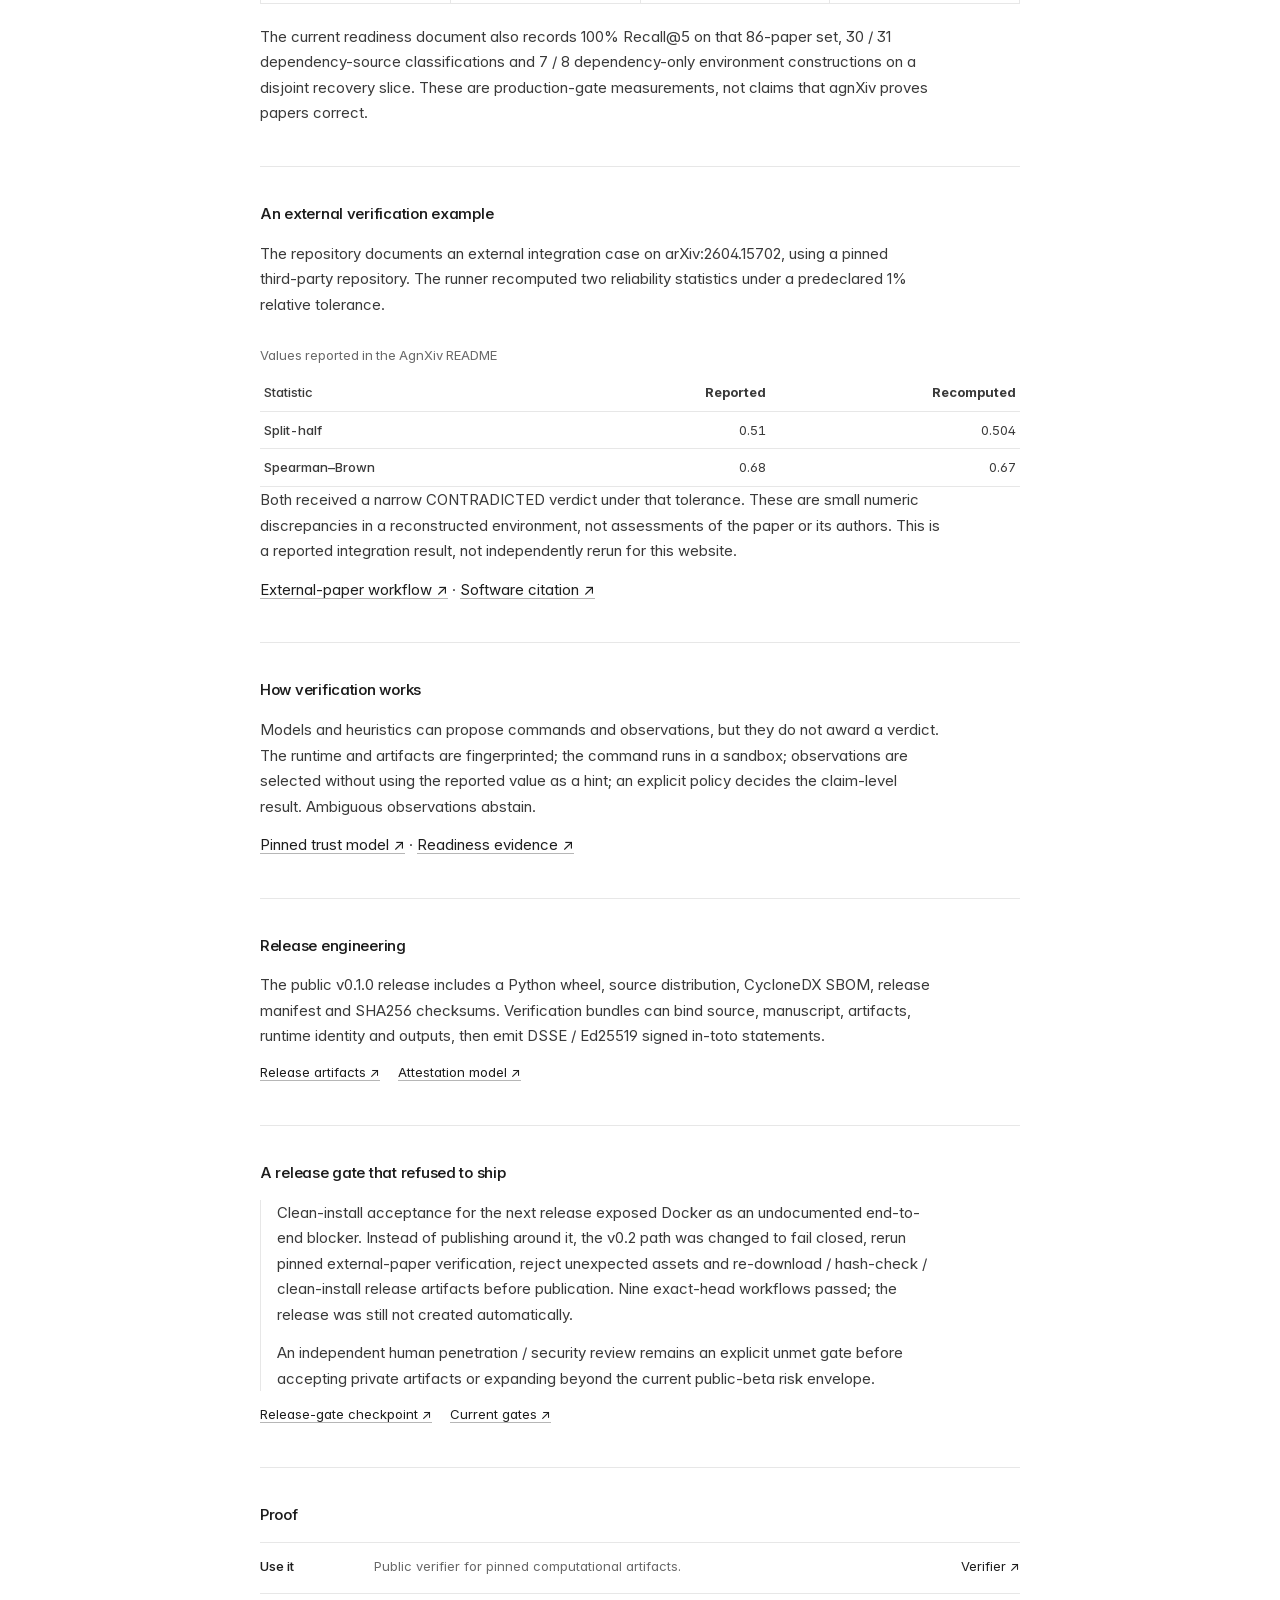
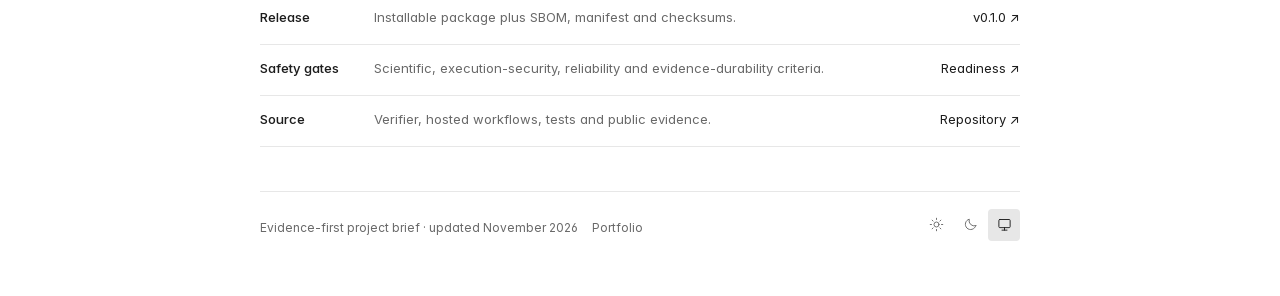
<file: work/agnxiv/index.html>
<!doctype html>
<html lang="en"><head>
<meta charset="utf-8">
<meta name="viewport" content="width=device-width, initial-scale=1">
<meta name="description" content="Public verification infrastructure for binding computational research claims to exact source, data, runtime, tests, replayable verdicts and signed provenance.">
<meta name="theme-color" content="#ffffff">
<meta property="og:type" content="article"><meta property="og:title" content="agnXiv — Sushanth Dasari"><meta property="og:description" content="Public verification infrastructure for binding computational research claims to exact source, data, runtime, tests, replayable verdicts and signed provenance."><meta property="og:url" content="https://sushxnthd.github.io/portfolio/work/agnxiv/"><meta name="twitter:card" content="summary">
<link rel="canonical" href="https://sushxnthd.github.io/portfolio/work/agnxiv/">
<link rel="icon" type="image/svg+xml" href="../../favicon.svg"><link rel="preload" href="../../assets/inter.woff2" as="font" type="font/woff2" crossorigin>
<script src="../../theme.js?v=quiet-3"></script><link rel="stylesheet" href="../../styles.css?v=craft-2"><title>agnXiv — Sushanth Dasari</title>
<script type="application/ld+json">{"@context":"https://schema.org","@type":"CreativeWork","name":"agnXiv","description":"Public verification infrastructure for binding computational research claims to exact source, data, runtime, tests, replayable verdicts and signed provenance.","url":"https://sushxnthd.github.io/portfolio/work/agnxiv/","author":{"@type":"Person","name":"Sushanth Dasari","url":"https://sushxnthd.github.io/portfolio/"},"isPartOf":{"@type":"WebSite","name":"Sushanth Dasari","url":"https://sushxnthd.github.io/portfolio/"}}</script></head>
<body><a class="skip" href="#main">Skip to content</a>
<main class="site case-study" id="main">
<nav class="case-nav" aria-label="Project navigation"><a href="../../">← Sushanth Dasari</a><a href="../../#agnxiv">Archive record</a></nav>
<header class="case-header"><p class="case-kicker">Public beta · research infrastructure · v0.1.0 release</p><h1>agnXiv</h1><p class="case-deck">agnXiv tries to make a narrow scientific promise enforceable: a specific computational claim should be replayable against the exact evidence and policy used to judge it.</p><div class="case-links"><a href="https://sushxnthd.github.io/agnXiv/">Product website <span aria-hidden="true">↗</span></a><a href="https://sushxnthd.github.io/agnXiv/verify.html">Open verifier <span aria-hidden="true">↗</span></a><a href="https://github.com/sushxnthd/agnXiv/releases/tag/v0.1.0">v0.1.0 release <span aria-hidden="true">↗</span></a><a href="https://github.com/sushxnthd/agnXiv">Source <span aria-hidden="true">↗</span></a><a href="https://github.com/sushxnthd/agnXiv/blob/main/docs/PRODUCTION_READINESS.md">Readiness gates <span aria-hidden="true">↗</span></a></div></header>
<dl class="case-facts"><div><dt>Role</dt><dd>Solo project; named author of the AgnXiv software and research infrastructure.</dd></div><div><dt>State</dt><dd>Public beta; v0.1.0 released 19 October 2026. Production-readiness gates tracked.</dd></div><div><dt>Contract</dt><dd>Exact claim + exact source / data / runtime + declared test → replayable verdict + signed provenance.</dd></div><div><dt>Boundary</dt><dd>Does not certify novelty, importance, universal truth or publication quality.</dd></div></dl>
<section class="case-section"><h2>Why I built it</h2><div class="case-copy"><p>Computational results can look credible while the code, environment, or stated claim fails to reproduce. I built AgnXiv to turn a research claim into an auditable verification record rather than another static paper page.</p></div></section><section class="case-section"><h2>The problem</h2><div class="case-copy"><p>A paper may report a numerical result without giving a reader a reliable path from the exact source and data to that number. AgnXiv separates the reproducibility of an individual computational claim from the much larger question of whether a paper is true or publishable.</p></div></section><section class="case-section"><h2>What exists</h2><div class="case-copy"><p>A user can submit an arXiv paper plus a public pinned repository, or a versioned <code>agnxiv.json</code> manifest. Final submission requires authenticated confirmation through GitHub. The trusted worker executes the declared workflow in an isolated runner, records provenance, and renders a claim-level verification record.</p><p>Verdicts are deliberately narrow: <strong>VERIFIED</strong>, <strong>CONTRADICTED</strong>, <strong>UNABLE_TO_VERIFY</strong> or <strong>PARTIALLY_VERIFIED</strong>. Abstention is a normal outcome rather than an error to optimize away.</p></div><pre class="case-terminal"><code>exact claim
+ exact source / data / runtime
+ declared test
→ replayable verdict
+ signed provenance</code></pre></section>
<section class="case-section"><h2>Production evidence</h2><div class="metric-grid"><div><strong>308</strong><span>external negative-control clusters</span></div><div><strong>0</strong><span>false passes in that held-out gate</span></div><div><strong>86</strong><span>held-out papers for claim routing</span></div><div><strong>98.84%</strong><span>Recall@3 on frozen author-metadata gold</span></div></div><div class="case-copy"><p>The current readiness document also records 100% Recall@5 on that 86-paper set, 30 / 31 dependency-source classifications and 7 / 8 dependency-only environment constructions on a disjoint recovery slice. These are production-gate measurements, not claims that agnXiv proves papers correct.</p></div></section>
<section class="case-section"><h2>An external verification example</h2><div class="case-copy"><p>The repository documents an external integration case on arXiv:2604.15702, using a pinned third-party repository. The runner recomputed two reliability statistics under a predeclared 1% relative tolerance.</p></div><div class="case-data"><table><caption>Values reported in the AgnXiv README</caption><thead><tr><th scope="col">Statistic</th><th scope="col">Reported</th><th scope="col">Recomputed</th></tr></thead><tbody><tr><th scope="row">Split-half</th><td>0.51</td><td>0.504</td></tr><tr><th scope="row">Spearman–Brown</th><td>0.68</td><td>0.67</td></tr></tbody></table></div><div class="case-copy"><p>Both received a narrow CONTRADICTED verdict under that tolerance. These are small numeric discrepancies in a reconstructed environment, not assessments of the paper or its authors. This is a reported integration result, not independently rerun for this website.</p><p><a href="https://github.com/sushxnthd/agnXiv/blob/main/.github/workflows/zero-manifest-real-paper.yml">External-paper workflow ↗</a> · <a href="https://github.com/sushxnthd/agnXiv/blob/main/CITATION.cff">Software citation ↗</a></p></div></section><section class="case-section"><h2>How verification works</h2><div class="case-copy"><p>Models and heuristics can propose commands and observations, but they do not award a verdict. The runtime and artifacts are fingerprinted; the command runs in a sandbox; observations are selected without using the reported value as a hint; an explicit policy decides the claim-level result. Ambiguous observations abstain.</p><p><a href="https://github.com/sushxnthd/agnXiv/blob/72fb43454b99eebd6699bdf82a823bc3004573cc/README.md">Pinned trust model <span aria-hidden="true">↗</span></a> · <a href="https://github.com/sushxnthd/agnXiv/blob/72fb43454b99eebd6699bdf82a823bc3004573cc/docs/PRODUCTION_READINESS.md">Readiness evidence <span aria-hidden="true">↗</span></a></p></div></section><section class="case-section"><h2>Release engineering</h2><div class="case-copy"><p>The public v0.1.0 release includes a Python wheel, source distribution, CycloneDX SBOM, release manifest and SHA256 checksums. Verification bundles can bind source, manuscript, artifacts, runtime identity and outputs, then emit DSSE / Ed25519 signed in-toto statements.</p></div><div class="case-links inline"><a href="https://github.com/sushxnthd/agnXiv/releases/tag/v0.1.0">Release artifacts ↗</a><a href="https://github.com/sushxnthd/agnXiv/blob/main/README.md#signed-attestations">Attestation model ↗</a></div></section>
<section class="case-section"><h2>A release gate that refused to ship</h2><div class="case-copy case-boundary"><p>Clean-install acceptance for the next release exposed Docker as an undocumented end-to-end blocker. Instead of publishing around it, the v0.2 path was changed to fail closed, rerun pinned external-paper verification, reject unexpected assets and re-download / hash-check / clean-install release artifacts before publication. Nine exact-head workflows passed; the release was still not created automatically.</p><p>An independent human penetration / security review remains an explicit unmet gate before accepting private artifacts or expanding beyond the current public-beta risk envelope.</p></div><div class="case-links inline"><a href="https://github.com/sushxnthd/agnXiv/commit/681ae4660405bf23c840fe216a34a70eb6e3361c">Release-gate checkpoint ↗</a><a href="https://github.com/sushxnthd/agnXiv/blob/main/docs/PRODUCTION_READINESS.md">Current gates ↗</a></div></section>
<section class="case-section"><h2>Proof</h2><ul class="case-evidence"><li><strong>Use it</strong><span>Public verifier for pinned computational artifacts.</span><a href="https://sushxnthd.github.io/agnXiv/verify.html">Verifier ↗</a></li><li><strong>Release</strong><span>Installable package plus SBOM, manifest and checksums.</span><a href="https://github.com/sushxnthd/agnXiv/releases/tag/v0.1.0">v0.1.0 ↗</a></li><li><strong>Safety gates</strong><span>Scientific, execution-security, reliability and evidence-durability criteria.</span><a href="https://github.com/sushxnthd/agnXiv/blob/main/docs/PRODUCTION_READINESS.md">Readiness ↗</a></li><li><strong>Source</strong><span>Verifier, hosted workflows, tests and public evidence.</span><a href="https://github.com/sushxnthd/agnXiv">Repository ↗</a></li></ul></section>
<footer class="footer case-footer"><span>Evidence-first project brief · updated November 2026</span><a href="../../">Portfolio</a><div class="theme-control" role="group" aria-label="Color theme" hidden><button type="button" data-choice="light" aria-pressed="false" title="Light theme" aria-label="Light theme"><svg viewBox="0 0 24 24" width="15" height="15" fill="none" stroke="currentColor" stroke-width="1.5" stroke-linecap="round" aria-hidden="true"><circle cx="12" cy="12" r="4"/><path d="M12 2v2m0 16v2M2 12h2m16 0h2M5 5l1.5 1.5m11 11L19 19M5 19l1.5-1.5m11-11L19 5"/></svg></button><button type="button" data-choice="dark" aria-pressed="false" title="Dark theme" aria-label="Dark theme"><svg viewBox="0 0 24 24" width="15" height="15" fill="none" stroke="currentColor" stroke-width="1.5" stroke-linecap="round" stroke-linejoin="round" aria-hidden="true"><path d="M20.5 14a8.5 8.5 0 0 1-10.5-10.5A8.5 8.5 0 1 0 20.5 14Z"/></svg></button><button type="button" data-choice="system" aria-pressed="false" title="System theme" aria-label="System theme"><svg viewBox="0 0 24 24" width="15" height="15" fill="none" stroke="currentColor" stroke-width="1.5" stroke-linecap="round" stroke-linejoin="round" aria-hidden="true"><rect x="3" y="4" width="18" height="13" rx="1.5"/><path d="M12 17v4m-4 0h8"/></svg></button></div></footer>
</main></body></html>
</file>
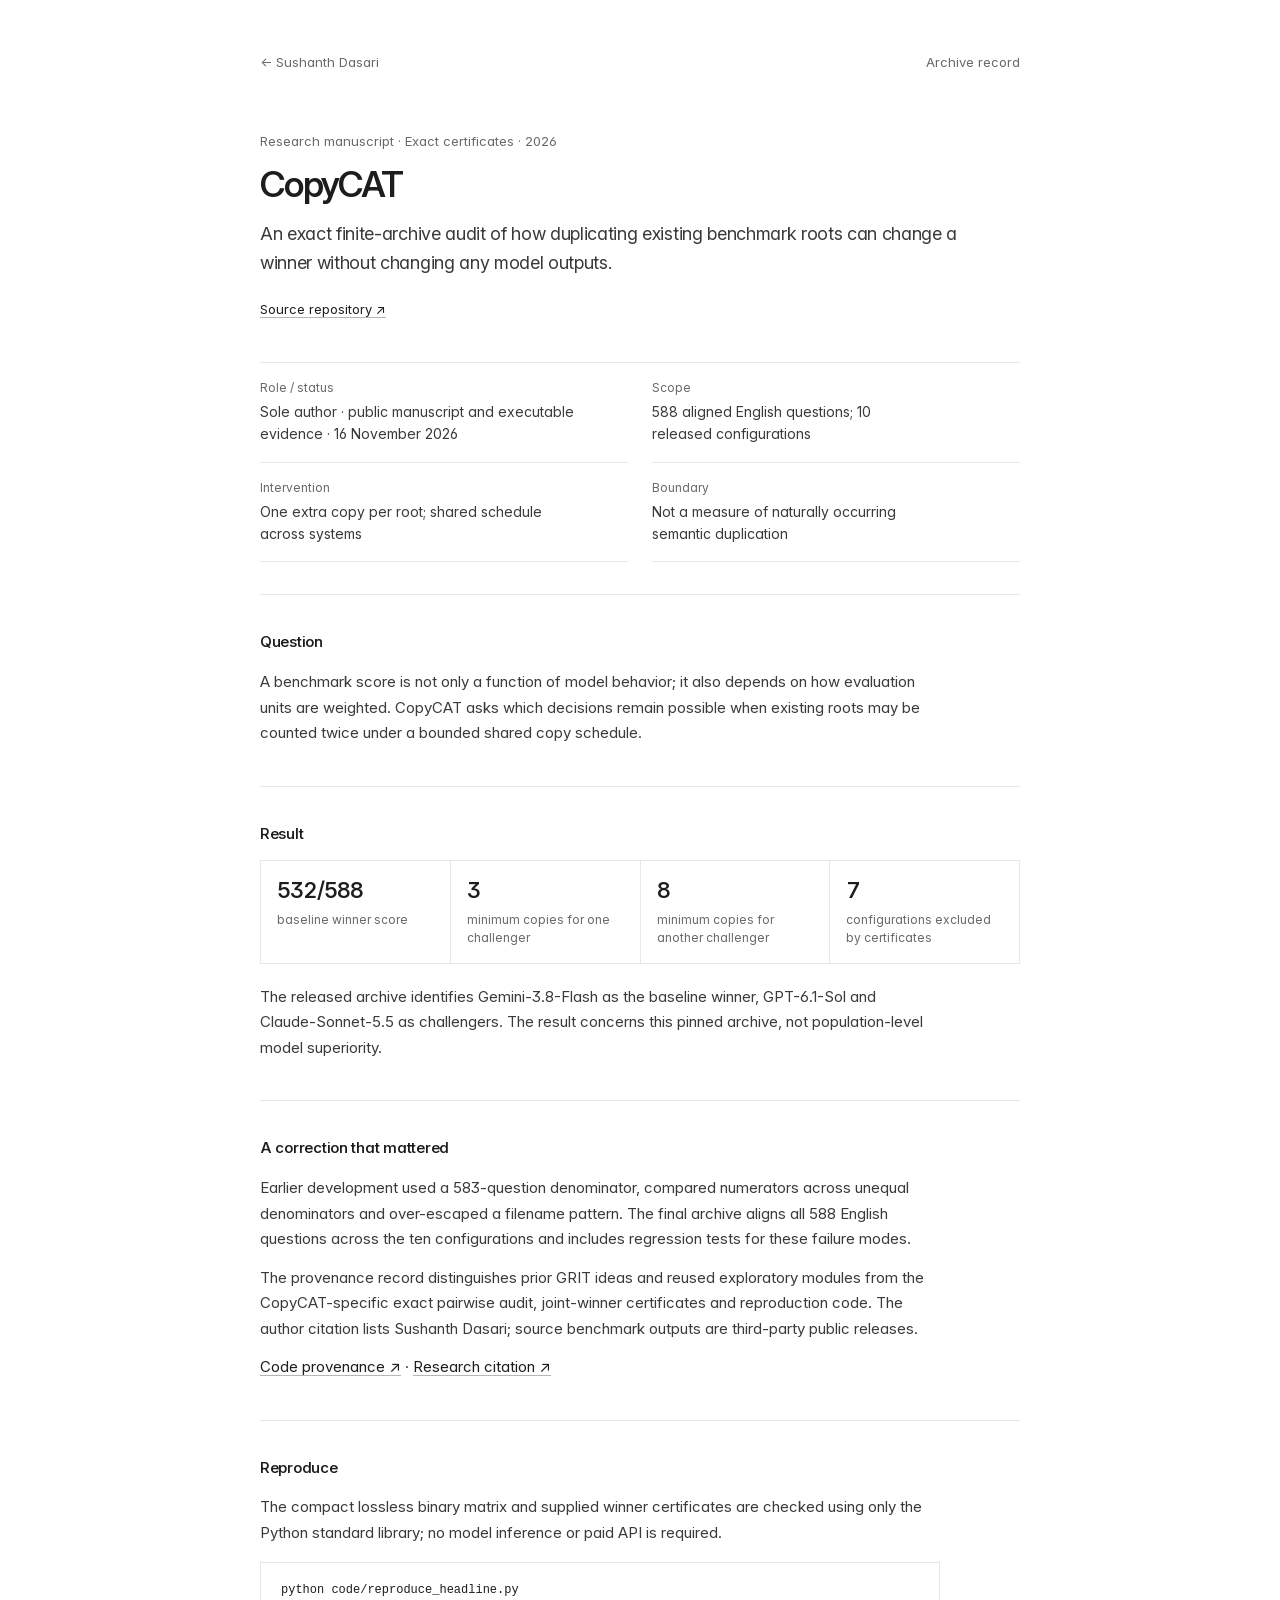
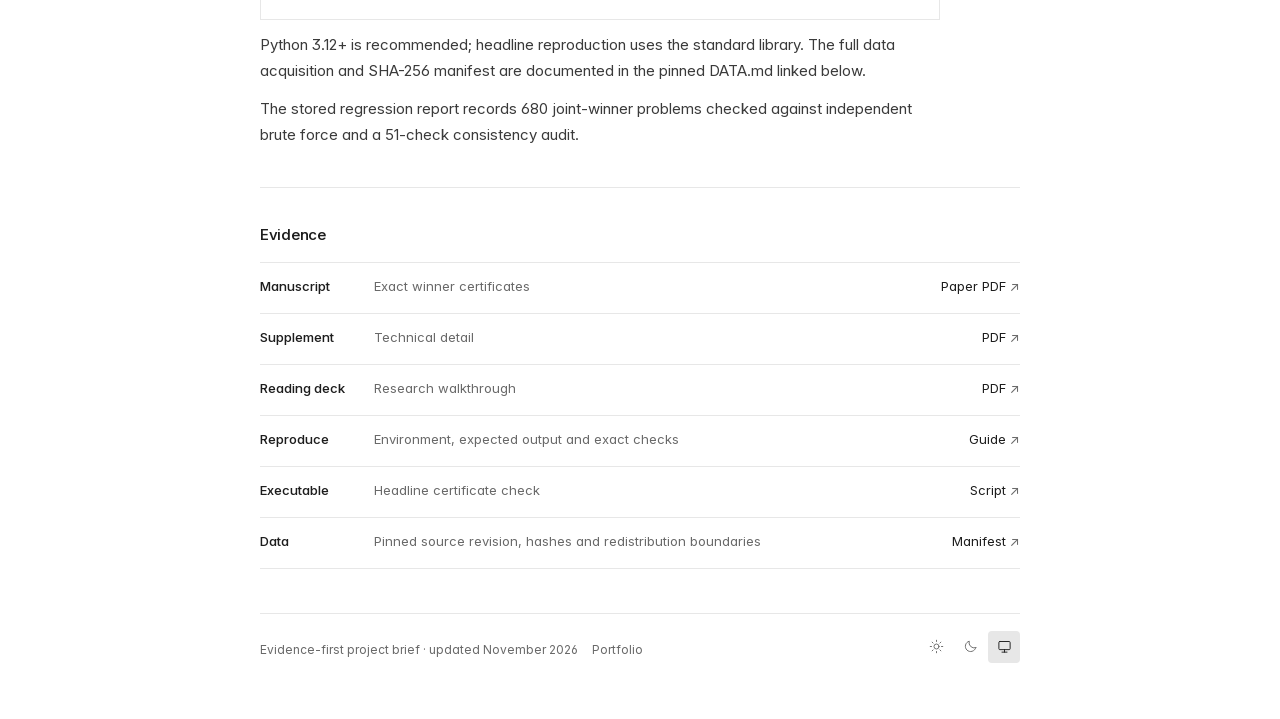
<file: work/copycat/index.html>
<!doctype html>
<html lang="en"><head>
<meta charset="utf-8">
<meta name="viewport" content="width=device-width, initial-scale=1">
<meta name="description" content="An exact finite-archive audit of how duplicating existing benchmark roots can change a winner without changing any model outputs.">
<meta name="theme-color" content="#ffffff">
<meta property="og:type" content="article"><meta property="og:title" content="CopyCAT — Sushanth Dasari"><meta property="og:description" content="An exact finite-archive audit of how duplicating existing benchmark roots can change a winner without changing any model outputs."><meta property="og:url" content="https://sushxnthd.github.io/portfolio/work/copycat/"><meta name="twitter:card" content="summary">
<link rel="canonical" href="https://sushxnthd.github.io/portfolio/work/copycat/">
<link rel="icon" type="image/svg+xml" href="../../favicon.svg"><link rel="preload" href="../../assets/inter.woff2" as="font" type="font/woff2" crossorigin>
<script src="../../theme.js?v=quiet-3"></script><link rel="stylesheet" href="../../styles.css?v=craft-2"><title>CopyCAT — Sushanth Dasari</title>
<script type="application/ld+json">{"@context":"https://schema.org","@type":"CreativeWork","name":"CopyCAT","url":"https://sushxnthd.github.io/portfolio/work/copycat/","description":"An exact finite-archive audit of how duplicating existing benchmark roots can change a winner without changing any model outputs.","author":{"@type":"Person","name":"Sushanth Dasari","url":"https://sushxnthd.github.io/portfolio/"}}</script></head>
<body><a class="skip" href="#main">Skip to content</a>
<main class="site case-study" id="main">
<nav class="case-nav" aria-label="Project navigation"><a href="../../">← Sushanth Dasari</a><a href="../../#copycat">Archive record</a></nav>
<header class="case-header"><p class="case-kicker">Research manuscript · Exact certificates · 2026</p><h1>CopyCAT</h1><p class="case-deck">An exact finite-archive audit of how duplicating existing benchmark roots can change a winner without changing any model outputs.</p><div class="case-links"><a href="https://github.com/sushxnthd/copyCAT">Source repository <span aria-hidden="true">↗</span></a></div></header><dl class="case-facts"><div><dt>Role / status</dt><dd>Sole author · public manuscript and executable evidence · 16 November 2026</dd></div><div><dt>Scope</dt><dd>588 aligned English questions; 10 released configurations</dd></div><div><dt>Intervention</dt><dd>One extra copy per root; shared schedule across systems</dd></div><div><dt>Boundary</dt><dd>Not a measure of naturally occurring semantic duplication</dd></div></dl><section class="case-section"><h2>Question</h2><div class="case-copy"><p>A benchmark score is not only a function of model behavior; it also depends on how evaluation units are weighted. CopyCAT asks which decisions remain possible when existing roots may be counted twice under a bounded shared copy schedule.</p></div></section><section class="case-section"><h2>Result</h2><div class="metric-grid"><div><strong>532/588</strong><span>baseline winner score</span></div><div><strong>3</strong><span>minimum copies for one challenger</span></div><div><strong>8</strong><span>minimum copies for another challenger</span></div><div><strong>7</strong><span>configurations excluded by certificates</span></div></div><div class="case-copy"><p>The released archive identifies Gemini-3.8-Flash as the baseline winner, GPT-6.1-Sol and Claude-Sonnet-5.5 as challengers. The result concerns this pinned archive, not population-level model superiority.</p></div></section><section class="case-section"><h2>A correction that mattered</h2><div class="case-copy"><p>Earlier development used a 583-question denominator, compared numerators across unequal denominators and over-escaped a filename pattern. The final archive aligns all 588 English questions across the ten configurations and includes regression tests for these failure modes.</p><p>The provenance record distinguishes prior GRIT ideas and reused exploratory modules from the CopyCAT-specific exact pairwise audit, joint-winner certificates and reproduction code. The author citation lists Sushanth Dasari; source benchmark outputs are third-party public releases.</p><p><a href="https://github.com/sushxnthd/copyCAT/blob/main/CODE_PROVENANCE.md">Code provenance ↗</a> · <a href="https://github.com/sushxnthd/copyCAT/blob/main/CITATION.cff">Research citation ↗</a></p></div></section><section class="case-section"><h2>Reproduce</h2><div class="case-copy"><p>The compact lossless binary matrix and supplied winner certificates are checked using only the Python standard library; no model inference or paid API is required.</p><pre class="case-terminal"><code>python code/reproduce_headline.py</code></pre><p>Python 3.12+ is recommended; headline reproduction uses the standard library. The full data acquisition and SHA-256 manifest are documented in the pinned DATA.md linked below.</p><p>The stored regression report records 680 joint-winner problems checked against independent brute force and a 51-check consistency audit.</p></div></section><section class="case-section"><h2>Evidence</h2><ul class="case-evidence"><li><strong>Manuscript</strong><span>Exact winner certificates</span><a href="https://github.com/sushxnthd/copyCAT/blob/195ea0ddca5cba43ac3362cfb2624438d6f98660/paper/CopyCAT%20Research%20Manuscript%20Final.pdf">Paper PDF <span aria-hidden="true">↗</span></a></li><li><strong>Supplement</strong><span>Technical detail</span><a href="https://github.com/sushxnthd/copyCAT/blob/195ea0ddca5cba43ac3362cfb2624438d6f98660/paper/CopyCAT%20Additional%20Material.pdf">PDF <span aria-hidden="true">↗</span></a></li><li><strong>Reading deck</strong><span>Research walkthrough</span><a href="https://github.com/sushxnthd/copyCAT/blob/195ea0ddca5cba43ac3362cfb2624438d6f98660/paper/CopyCAT%20Reading%20Deck.pdf">PDF <span aria-hidden="true">↗</span></a></li><li><strong>Reproduce</strong><span>Environment, expected output and exact checks</span><a href="https://github.com/sushxnthd/copyCAT/blob/main/REPRODUCE.md">Guide <span aria-hidden="true">↗</span></a></li><li><strong>Executable</strong><span>Headline certificate check</span><a href="https://github.com/sushxnthd/copyCAT/blob/main/code/reproduce_headline.py">Script <span aria-hidden="true">↗</span></a></li><li><strong>Data</strong><span>Pinned source revision, hashes and redistribution boundaries</span><a href="https://github.com/sushxnthd/copyCAT/blob/195ea0ddca5cba43ac3362cfb2624438d6f98660/DATA.md">Manifest <span aria-hidden="true">↗</span></a></li></ul></section>
<footer class="footer case-footer"><span>Evidence-first project brief · updated November 2026</span><a href="../../">Portfolio</a><div class="theme-control" role="group" aria-label="Color theme" hidden><button type="button" data-choice="light" aria-pressed="false" title="Light theme" aria-label="Light theme"><svg viewBox="0 0 24 24" width="15" height="15" fill="none" stroke="currentColor" stroke-width="1.5" stroke-linecap="round" aria-hidden="true"><circle cx="12" cy="12" r="4"/><path d="M12 2v2m0 16v2M2 12h2m16 0h2M5 5l1.5 1.5m11 11L19 19M5 19l1.5-1.5m11-11L19 5"/></svg></button><button type="button" data-choice="dark" aria-pressed="false" title="Dark theme" aria-label="Dark theme"><svg viewBox="0 0 24 24" width="15" height="15" fill="none" stroke="currentColor" stroke-width="1.5" stroke-linecap="round" stroke-linejoin="round" aria-hidden="true"><path d="M20.5 14a8.5 8.5 0 0 1-10.5-10.5A8.5 8.5 0 1 0 20.5 14Z"/></svg></button><button type="button" data-choice="system" aria-pressed="false" title="System theme" aria-label="System theme"><svg viewBox="0 0 24 24" width="15" height="15" fill="none" stroke="currentColor" stroke-width="1.5" stroke-linecap="round" stroke-linejoin="round" aria-hidden="true"><rect x="3" y="4" width="18" height="13" rx="1.5"/><path d="M12 17v4m-4 0h8"/></svg></button></div></footer>
</main></body></html>
</file>
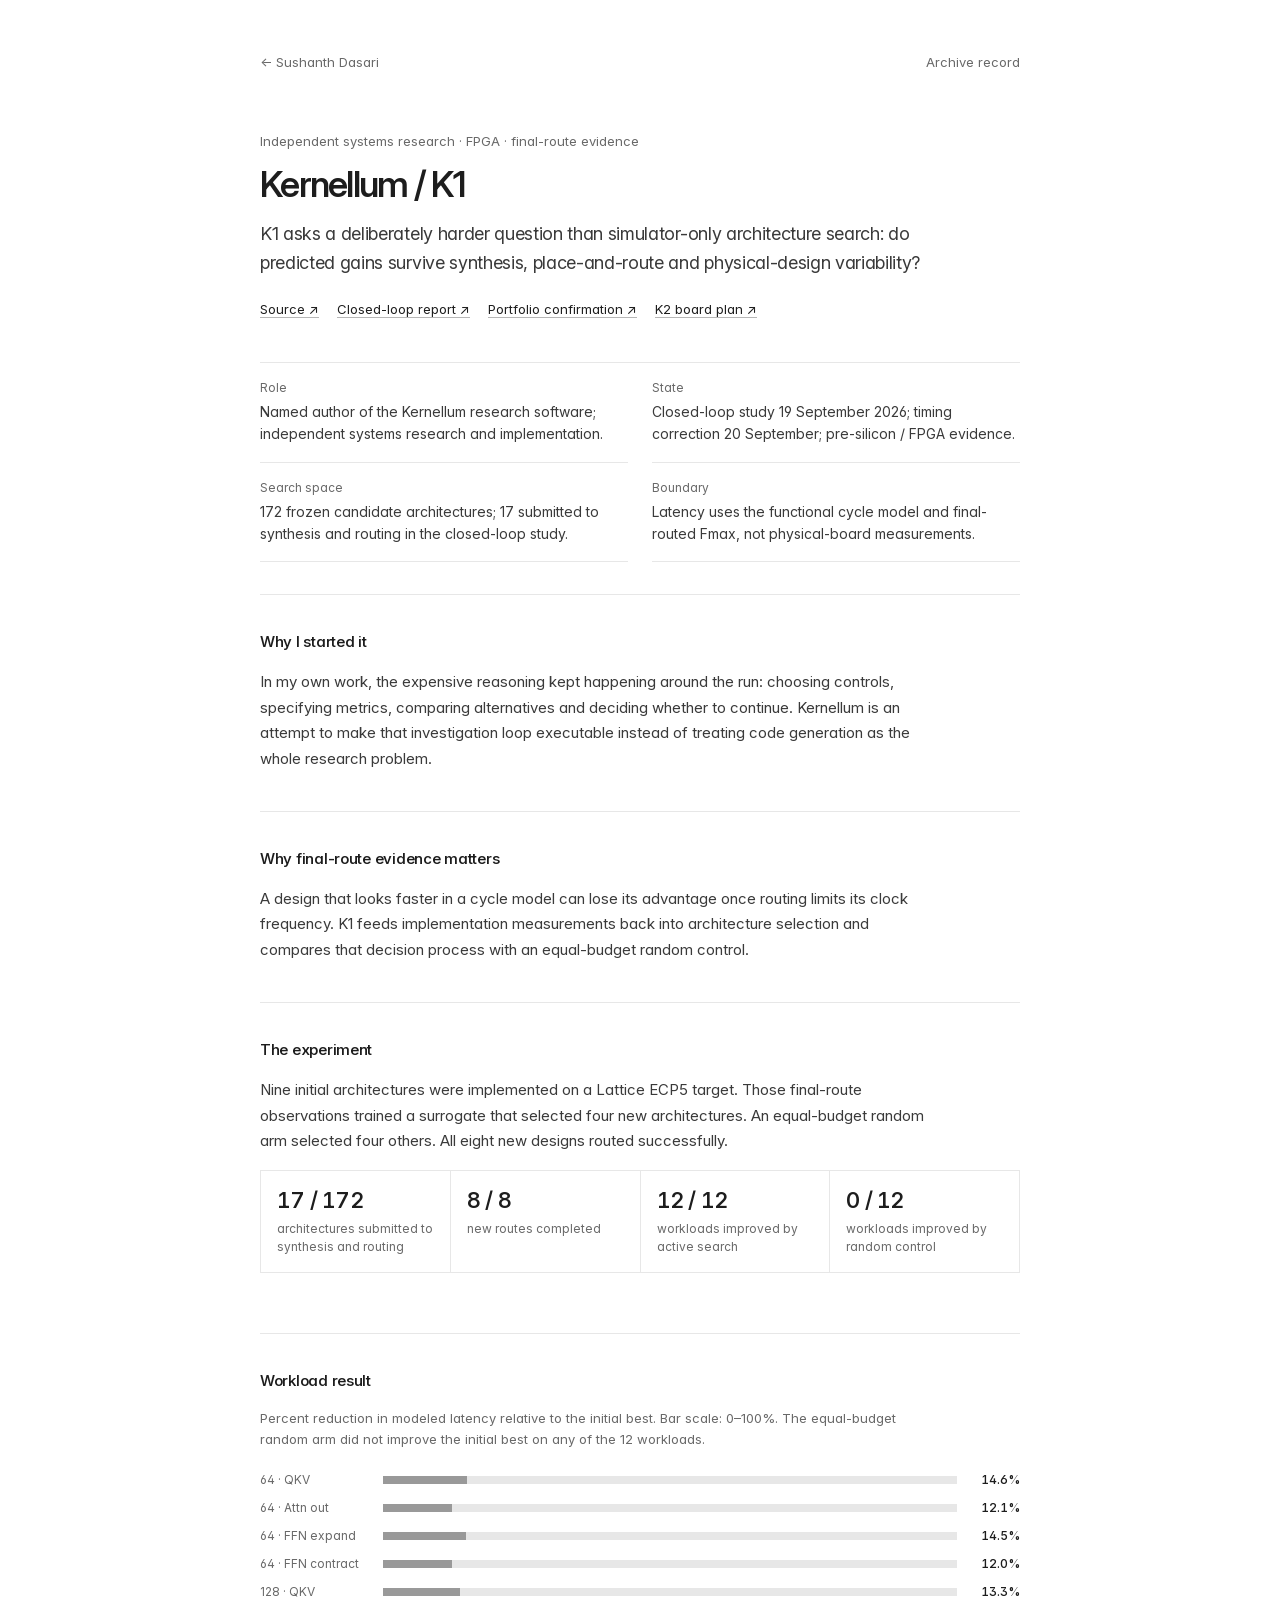
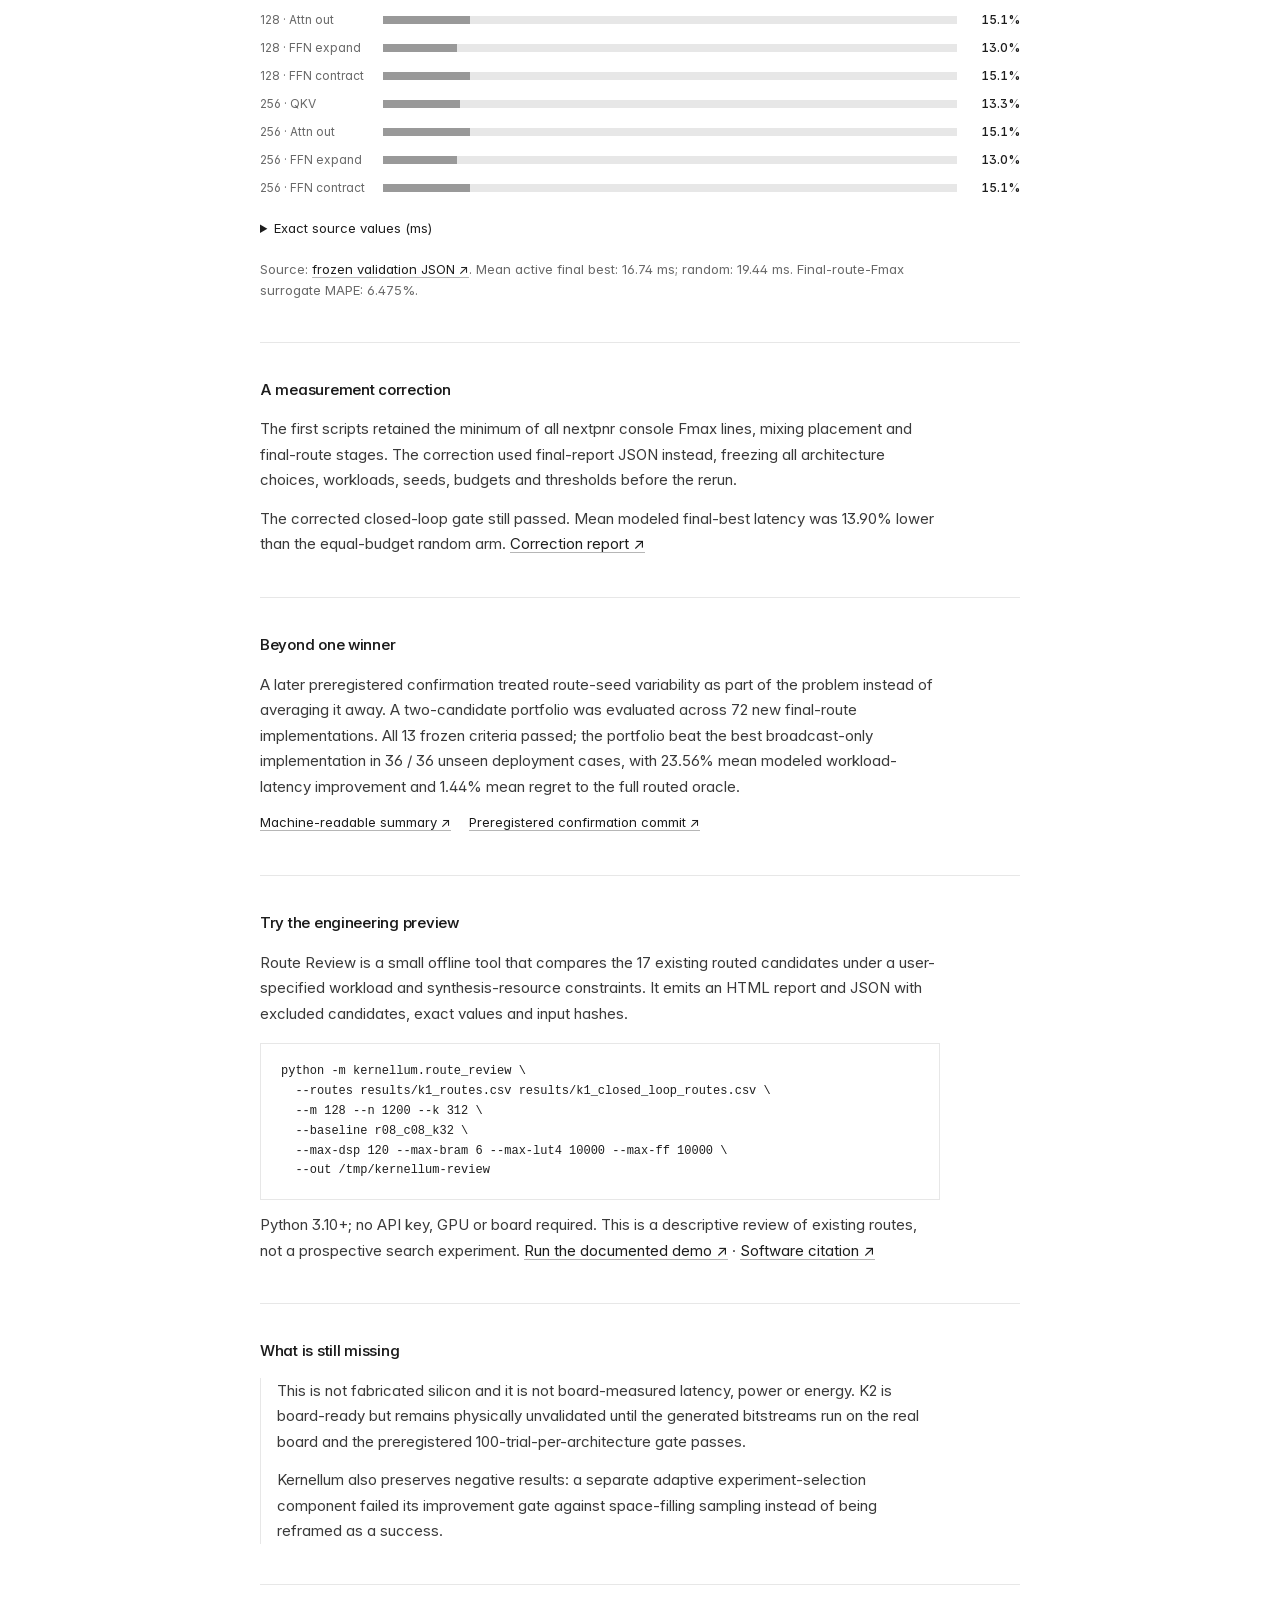
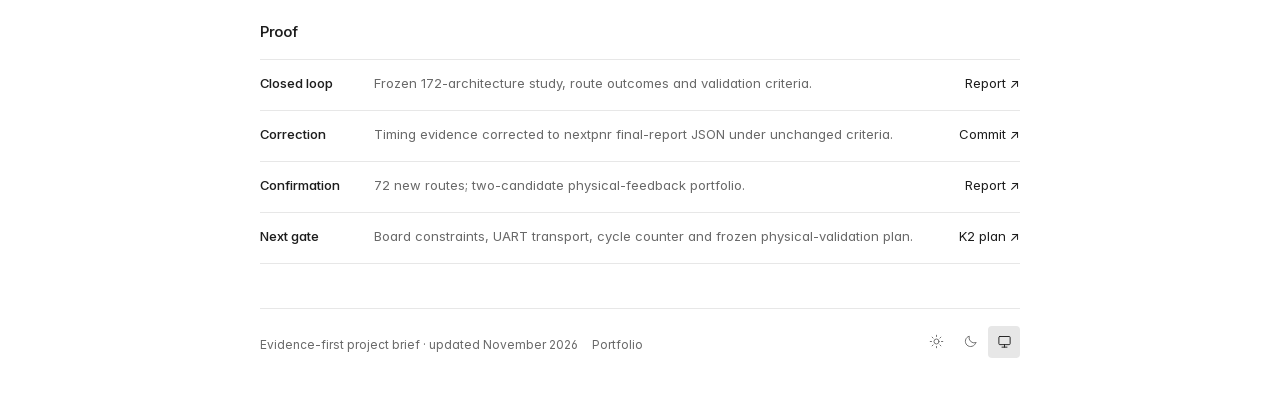
<file: work/kernellum-k1/index.html>
<!doctype html>
<html lang="en"><head>
<meta charset="utf-8">
<meta name="viewport" content="width=device-width, initial-scale=1">
<meta name="description" content="Closed-loop FPGA architecture search that feeds final place-and-route evidence back into workload-specific architecture selection.">
<meta name="theme-color" content="#ffffff">
<meta property="og:type" content="article"><meta property="og:title" content="Kernellum / K1 — Sushanth Dasari"><meta property="og:description" content="Closed-loop FPGA architecture search that feeds final place-and-route evidence back into workload-specific architecture selection."><meta property="og:url" content="https://sushxnthd.github.io/portfolio/work/kernellum-k1/"><meta name="twitter:card" content="summary">
<link rel="canonical" href="https://sushxnthd.github.io/portfolio/work/kernellum-k1/">
<link rel="icon" type="image/svg+xml" href="../../favicon.svg"><link rel="preload" href="../../assets/inter.woff2" as="font" type="font/woff2" crossorigin>
<script src="../../theme.js?v=quiet-3"></script><link rel="stylesheet" href="../../styles.css?v=craft-2"><title>Kernellum / K1 — Sushanth Dasari</title>
<script type="application/ld+json">{"@context":"https://schema.org","@type":"CreativeWork","name":"Kernellum / K1","description":"Closed-loop FPGA architecture search that feeds final place-and-route evidence back into workload-specific architecture selection.","url":"https://sushxnthd.github.io/portfolio/work/kernellum-k1/","author":{"@type":"Person","name":"Sushanth Dasari","url":"https://sushxnthd.github.io/portfolio/"},"isPartOf":{"@type":"WebSite","name":"Sushanth Dasari","url":"https://sushxnthd.github.io/portfolio/"}}</script></head>
<body><a class="skip" href="#main">Skip to content</a>
<main class="site case-study" id="main">
<nav class="case-nav" aria-label="Project navigation"><a href="../../">← Sushanth Dasari</a><a href="../../#k1">Archive record</a></nav>
<header class="case-header"><p class="case-kicker">Independent systems research · FPGA · final-route evidence</p><h1>Kernellum / K1</h1><p class="case-deck">K1 asks a deliberately harder question than simulator-only architecture search: do predicted gains survive synthesis, place-and-route and physical-design variability?</p><div class="case-links"><a href="https://github.com/sushxnthd/kernellum">Source <span aria-hidden="true">↗</span></a><a href="https://github.com/sushxnthd/kernellum/blob/main/docs/K1_CLOSED_LOOP_REPORT.md">Closed-loop report <span aria-hidden="true">↗</span></a><a href="https://github.com/sushxnthd/kernellum/blob/main/docs/SIMILARITY_PORTFOLIO_CONFIRMATION_REPORT.md">Portfolio confirmation <span aria-hidden="true">↗</span></a><a href="https://github.com/sushxnthd/kernellum/blob/main/docs/K2_PLAN.md">K2 board plan <span aria-hidden="true">↗</span></a></div></header>
<dl class="case-facts"><div><dt>Role</dt><dd>Named author of the Kernellum research software; independent systems research and implementation.</dd></div><div><dt>State</dt><dd>Closed-loop study 19 September 2026; timing correction 20 September; pre-silicon / FPGA evidence.</dd></div><div><dt>Search space</dt><dd>172 frozen candidate architectures; 17 submitted to synthesis and routing in the closed-loop study.</dd></div><div><dt>Boundary</dt><dd>Latency uses the functional cycle model and final-routed Fmax, not physical-board measurements.</dd></div></dl>
<section class="case-section"><h2>Why I started it</h2><div class="case-copy"><p>In my own work, the expensive reasoning kept happening around the run: choosing controls, specifying metrics, comparing alternatives and deciding whether to continue. Kernellum is an attempt to make that investigation loop executable instead of treating code generation as the whole research problem.</p></div></section><section class="case-section"><h2>Why final-route evidence matters</h2><div class="case-copy"><p>A design that looks faster in a cycle model can lose its advantage once routing limits its clock frequency. K1 feeds implementation measurements back into architecture selection and compares that decision process with an equal-budget random control.</p></div></section><section class="case-section"><h2>The experiment</h2><div class="case-copy"><p>Nine initial architectures were implemented on a Lattice ECP5 target. Those final-route observations trained a surrogate that selected four new architectures. An equal-budget random arm selected four others. All eight new designs routed successfully.</p></div><div class="metric-grid"><div><strong>17 / 172</strong><span>architectures submitted to synthesis and routing</span></div><div><strong>8 / 8</strong><span>new routes completed</span></div><div><strong>12 / 12</strong><span>workloads improved by active search</span></div><div><strong>0 / 12</strong><span>workloads improved by random control</span></div></div></section>
<section class="case-section"><h2>Workload result</h2><p class="case-caption">Percent reduction in modeled latency relative to the initial best. Bar scale: 0–100%. The equal-budget random arm did not improve the initial best on any of the 12 workloads.</p><ul class="bar-list"><li><span>64 · QKV</span><span class="bar-track" aria-hidden="true"><i style="--bar:14.6009%"></i></span><strong>14.6%</strong></li><li><span>64 · Attn out</span><span class="bar-track" aria-hidden="true"><i style="--bar:12.0517%"></i></span><strong>12.1%</strong></li><li><span>64 · FFN expand</span><span class="bar-track" aria-hidden="true"><i style="--bar:14.4989%"></i></span><strong>14.5%</strong></li><li><span>64 · FFN contract</span><span class="bar-track" aria-hidden="true"><i style="--bar:12.0327%"></i></span><strong>12.0%</strong></li><li><span>128 · QKV</span><span class="bar-track" aria-hidden="true"><i style="--bar:13.3332%"></i></span><strong>13.3%</strong></li><li><span>128 · Attn out</span><span class="bar-track" aria-hidden="true"><i style="--bar:15.1387%"></i></span><strong>15.1%</strong></li><li><span>128 · FFN expand</span><span class="bar-track" aria-hidden="true"><i style="--bar:12.9628%"></i></span><strong>13.0%</strong></li><li><span>128 · FFN contract</span><span class="bar-track" aria-hidden="true"><i style="--bar:15.1387%"></i></span><strong>15.1%</strong></li><li><span>256 · QKV</span><span class="bar-track" aria-hidden="true"><i style="--bar:13.3332%"></i></span><strong>13.3%</strong></li><li><span>256 · Attn out</span><span class="bar-track" aria-hidden="true"><i style="--bar:15.1387%"></i></span><strong>15.1%</strong></li><li><span>256 · FFN expand</span><span class="bar-track" aria-hidden="true"><i style="--bar:12.9628%"></i></span><strong>13.0%</strong></li><li><span>256 · FFN contract</span><span class="bar-track" aria-hidden="true"><i style="--bar:15.1387%"></i></span><strong>15.1%</strong></li></ul><details class="case-data"><summary>Exact source values (ms)</summary><table><caption>Model latency using final-routed Fmax; rounded for display</caption><thead><tr><th scope="col">Workload</th><th scope="col">Initial</th><th scope="col">Active</th><th scope="col">Random</th></tr></thead><tbody><tr><th scope="row">64 · QKV</th><td>8.790</td><td>7.506</td><td>8.790</td></tr><tr><th scope="row">64 · Attn out</th><td>2.930</td><td>2.577</td><td>2.930</td></tr><tr><th scope="row">64 · FFN expand</th><td>11.269</td><td>9.635</td><td>11.269</td></tr><tr><th scope="row">64 · FFN contract</th><td>11.237</td><td>9.885</td><td>11.237</td></tr><tr><th scope="row">128 · QKV</th><td>16.918</td><td>14.662</td><td>16.918</td></tr><tr><th scope="row">128 · Attn out</th><td>5.759</td><td>4.887</td><td>5.759</td></tr><tr><th scope="row">128 · FFN expand</th><td>21.597</td><td>18.797</td><td>21.597</td></tr><tr><th scope="row">128 · FFN contract</th><td>22.089</td><td>18.745</td><td>22.089</td></tr><tr><th scope="row">256 · QKV</th><td>33.835</td><td>29.324</td><td>33.835</td></tr><tr><th scope="row">256 · Attn out</th><td>11.518</td><td>9.775</td><td>11.518</td></tr><tr><th scope="row">256 · FFN expand</th><td>43.194</td><td>37.595</td><td>43.194</td></tr><tr><th scope="row">256 · FFN contract</th><td>44.177</td><td>37.489</td><td>44.177</td></tr></tbody></table></details><p class="case-source-note">Source: <a href="https://github.com/sushxnthd/kernellum/blob/main/results/k1_closed_loop_validation.json">frozen validation JSON ↗</a>. Mean active final best: 16.74 ms; random: 19.44 ms. Final-route-Fmax surrogate MAPE: 6.475%.</p></section>
<section class="case-section"><h2>A measurement correction</h2><div class="case-copy"><p>The first scripts retained the minimum of all nextpnr console Fmax lines, mixing placement and final-route stages. The correction used final-report JSON instead, freezing all architecture choices, workloads, seeds, budgets and thresholds before the rerun.</p><p>The corrected closed-loop gate still passed. Mean modeled final-best latency was 13.90% lower than the equal-budget random arm. <a href="https://github.com/sushxnthd/kernellum/blob/8cc955b2b247aa44a758170313724d6ff0c91276/docs/K1_FINAL_ROUTE_CORRECTION_REPORT.md">Correction report <span aria-hidden="true">↗</span></a></p></div></section><section class="case-section"><h2>Beyond one winner</h2><div class="case-copy"><p>A later preregistered confirmation treated route-seed variability as part of the problem instead of averaging it away. A two-candidate portfolio was evaluated across 72 new final-route implementations. All 13 frozen criteria passed; the portfolio beat the best broadcast-only implementation in 36 / 36 unseen deployment cases, with 23.56% mean modeled workload-latency improvement and 1.44% mean regret to the full routed oracle.</p></div><div class="case-links inline"><a href="https://github.com/sushxnthd/kernellum/blob/main/results/similarity_portfolio_summary.json">Machine-readable summary ↗</a><a href="https://github.com/sushxnthd/kernellum/commit/f9a75af6f72b2eb3613afc3ff3eb7dcdb7c9f594">Preregistered confirmation commit ↗</a></div></section>
<section class="case-section"><h2>Try the engineering preview</h2><div class="case-copy"><p>Route Review is a small offline tool that compares the 17 existing routed candidates under a user-specified workload and synthesis-resource constraints. It emits an HTML report and JSON with excluded candidates, exact values and input hashes.</p><pre class="case-terminal"><code>python -m kernellum.route_review \
  --routes results/k1_routes.csv results/k1_closed_loop_routes.csv \
  --m 128 --n 1200 --k 312 \
  --baseline r08_c08_k32 \
  --max-dsp 120 --max-bram 6 --max-lut4 10000 --max-ff 10000 \
  --out /tmp/kernellum-review</code></pre><p>Python 3.10+; no API key, GPU or board required. This is a descriptive review of existing routes, not a prospective search experiment. <a href="https://github.com/sushxnthd/kernellum/blob/main/docs/ROUTE_REVIEW.md">Run the documented demo ↗</a> · <a href="https://github.com/sushxnthd/kernellum/blob/main/CITATION.cff">Software citation ↗</a></p></div></section><section class="case-section"><h2>What is still missing</h2><div class="case-copy case-boundary"><p>This is not fabricated silicon and it is not board-measured latency, power or energy. K2 is board-ready but remains physically unvalidated until the generated bitstreams run on the real board and the preregistered 100-trial-per-architecture gate passes.</p><p>Kernellum also preserves negative results: a separate adaptive experiment-selection component failed its improvement gate against space-filling sampling instead of being reframed as a success.</p></div></section>
<section class="case-section"><h2>Proof</h2><ul class="case-evidence"><li><strong>Closed loop</strong><span>Frozen 172-architecture study, route outcomes and validation criteria.</span><a href="https://github.com/sushxnthd/kernellum/blob/main/docs/K1_CLOSED_LOOP_REPORT.md">Report ↗</a></li><li><strong>Correction</strong><span>Timing evidence corrected to nextpnr final-report JSON under unchanged criteria.</span><a href="https://github.com/sushxnthd/kernellum/commit/689f3b98b8e19f7252566e6adc9b736be696eb4a">Commit ↗</a></li><li><strong>Confirmation</strong><span>72 new routes; two-candidate physical-feedback portfolio.</span><a href="https://github.com/sushxnthd/kernellum/blob/main/docs/SIMILARITY_PORTFOLIO_CONFIRMATION_REPORT.md">Report ↗</a></li><li><strong>Next gate</strong><span>Board constraints, UART transport, cycle counter and frozen physical-validation plan.</span><a href="https://github.com/sushxnthd/kernellum/blob/main/docs/K2_PLAN.md">K2 plan ↗</a></li></ul></section>
<footer class="footer case-footer"><span>Evidence-first project brief · updated November 2026</span><a href="../../">Portfolio</a><div class="theme-control" role="group" aria-label="Color theme" hidden><button type="button" data-choice="light" aria-pressed="false" title="Light theme" aria-label="Light theme"><svg viewBox="0 0 24 24" width="15" height="15" fill="none" stroke="currentColor" stroke-width="1.5" stroke-linecap="round" aria-hidden="true"><circle cx="12" cy="12" r="4"/><path d="M12 2v2m0 16v2M2 12h2m16 0h2M5 5l1.5 1.5m11 11L19 19M5 19l1.5-1.5m11-11L19 5"/></svg></button><button type="button" data-choice="dark" aria-pressed="false" title="Dark theme" aria-label="Dark theme"><svg viewBox="0 0 24 24" width="15" height="15" fill="none" stroke="currentColor" stroke-width="1.5" stroke-linecap="round" stroke-linejoin="round" aria-hidden="true"><path d="M20.5 14a8.5 8.5 0 0 1-10.5-10.5A8.5 8.5 0 1 0 20.5 14Z"/></svg></button><button type="button" data-choice="system" aria-pressed="false" title="System theme" aria-label="System theme"><svg viewBox="0 0 24 24" width="15" height="15" fill="none" stroke="currentColor" stroke-width="1.5" stroke-linecap="round" stroke-linejoin="round" aria-hidden="true"><rect x="3" y="4" width="18" height="13" rx="1.5"/><path d="M12 17v4m-4 0h8"/></svg></button></div></footer>
</main></body></html>
</file>
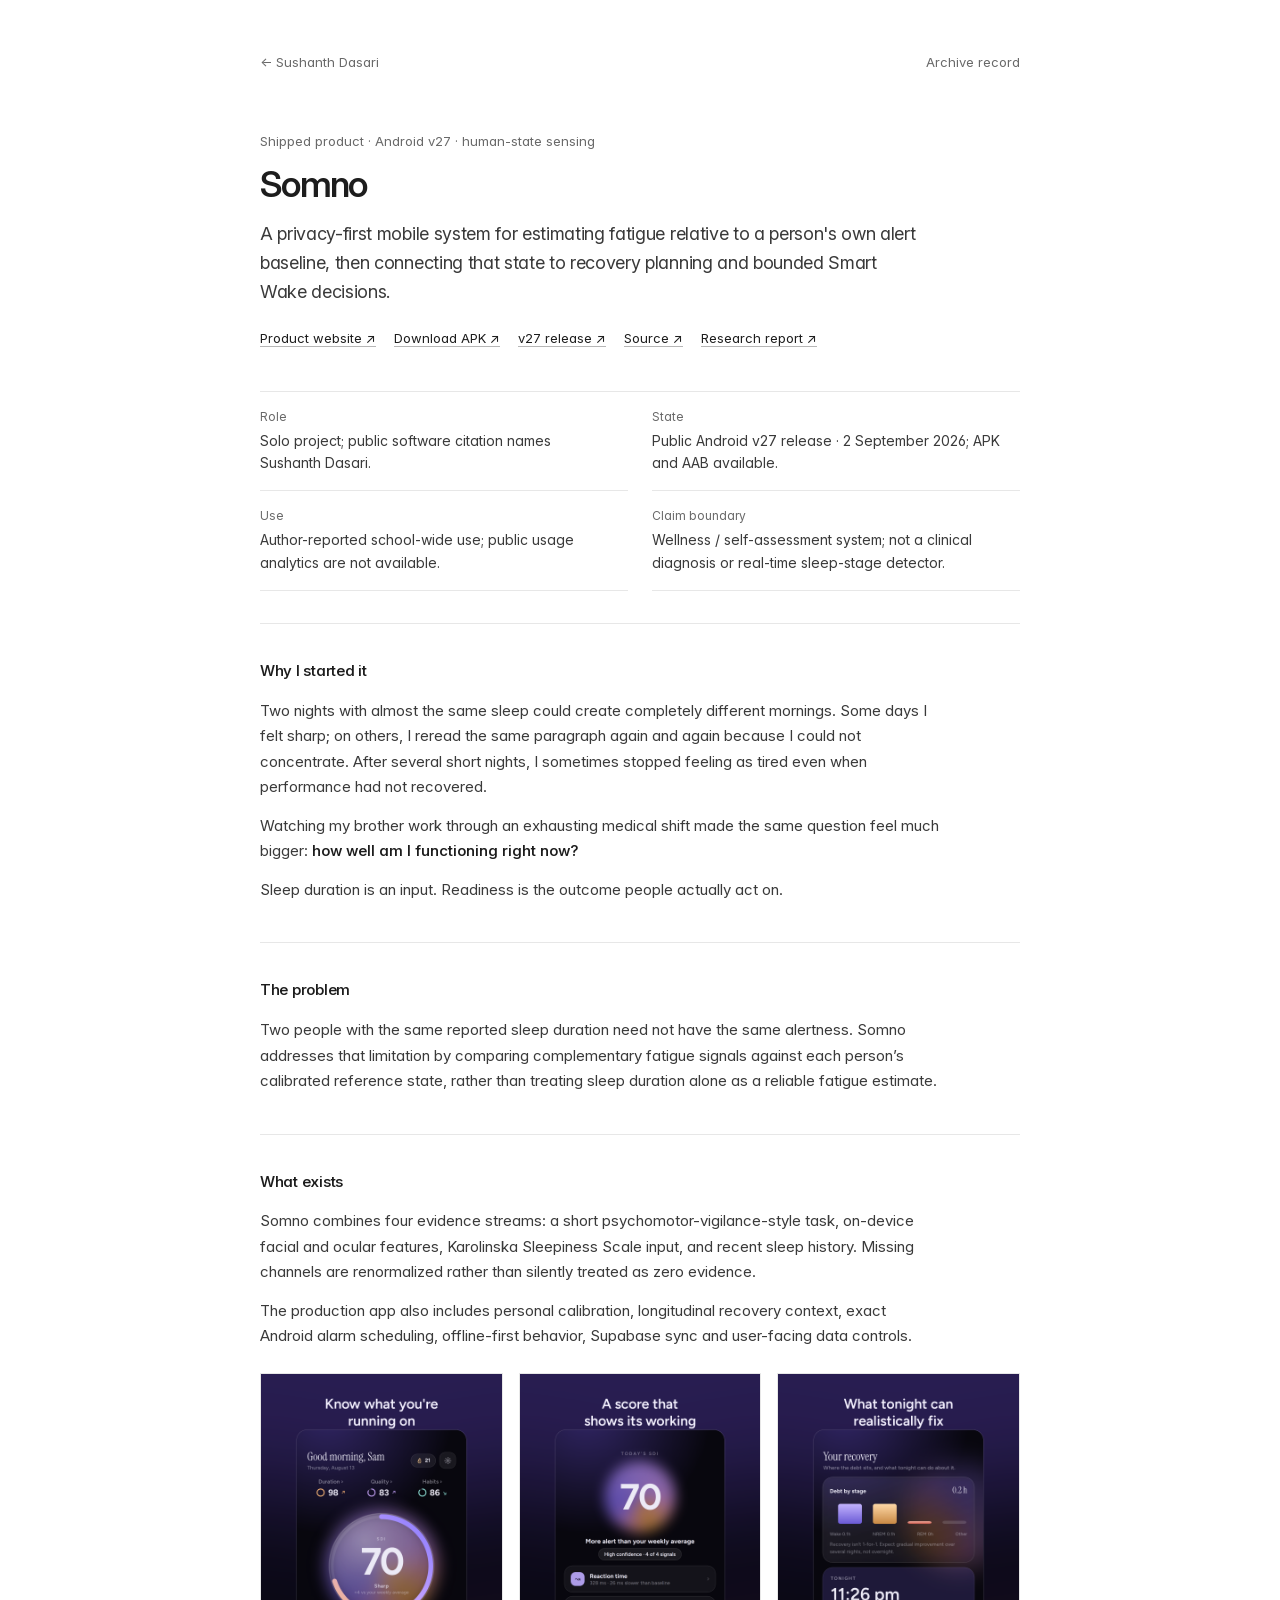
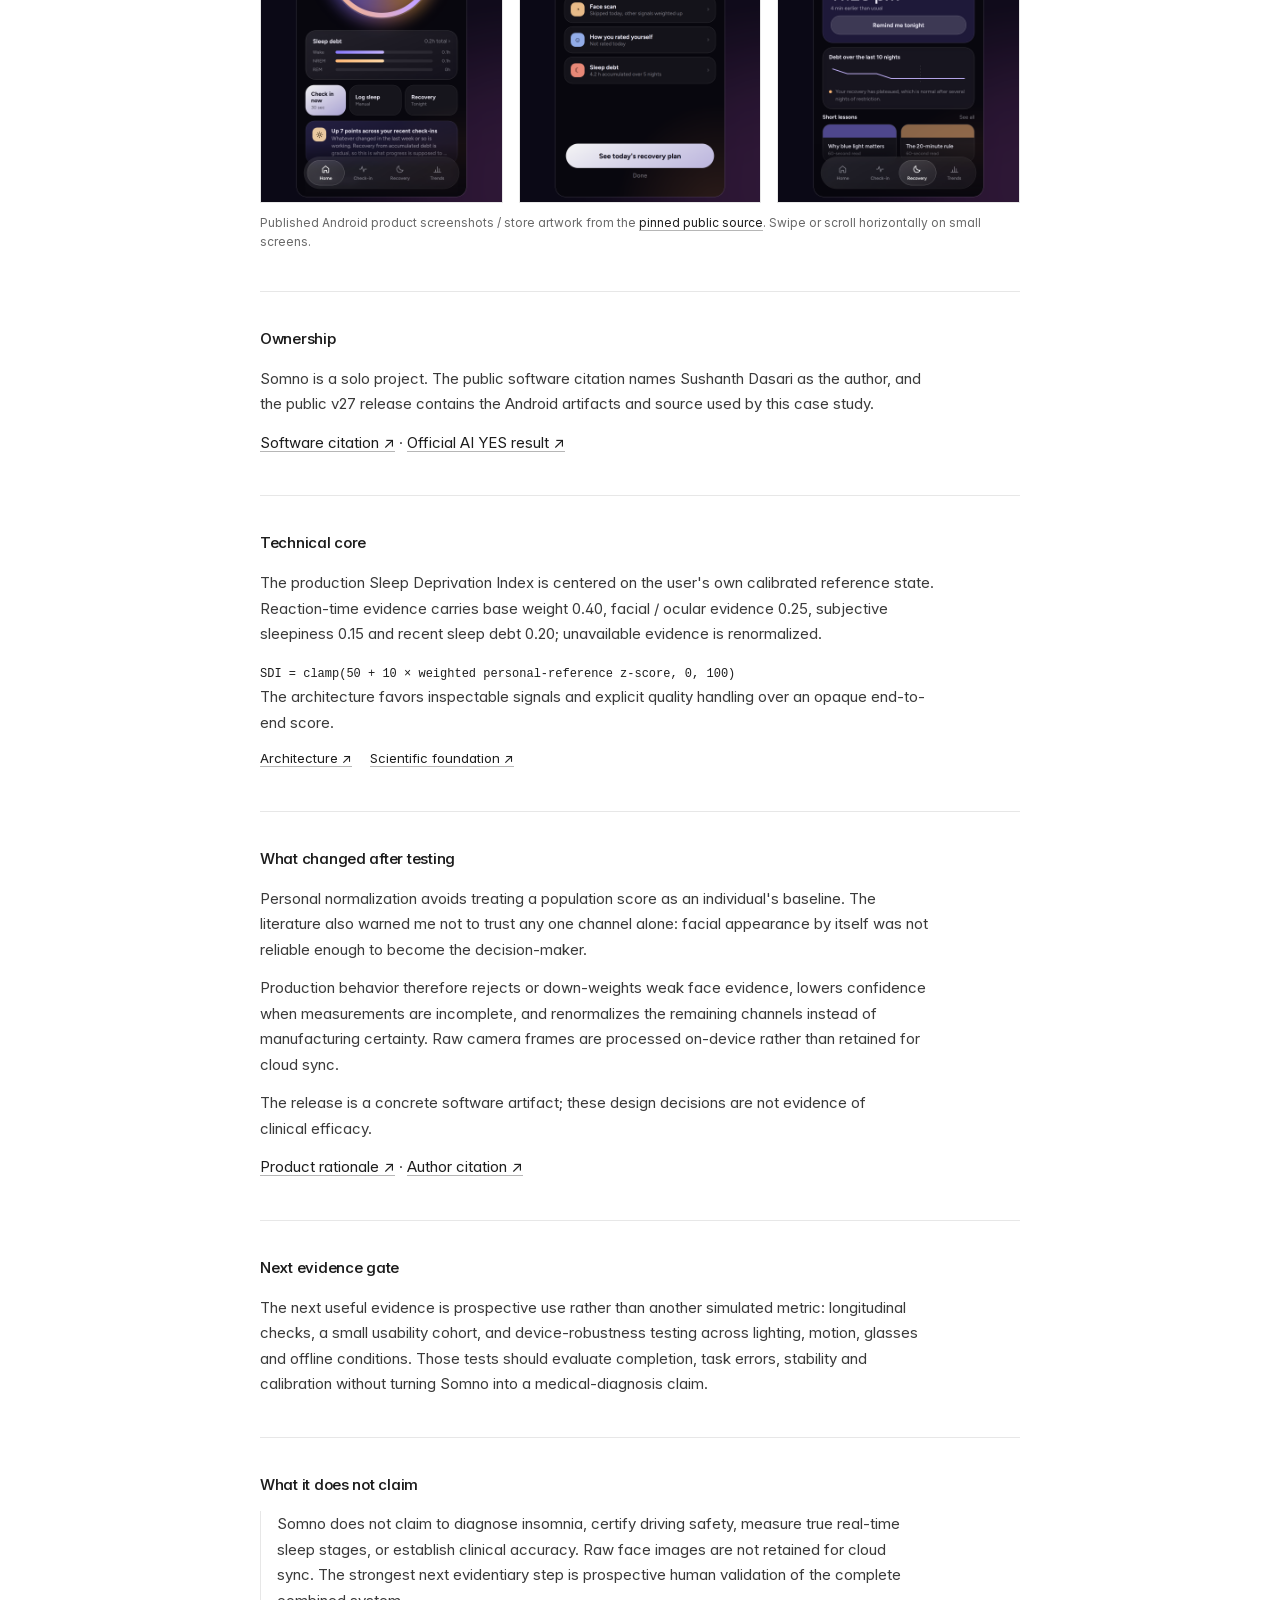
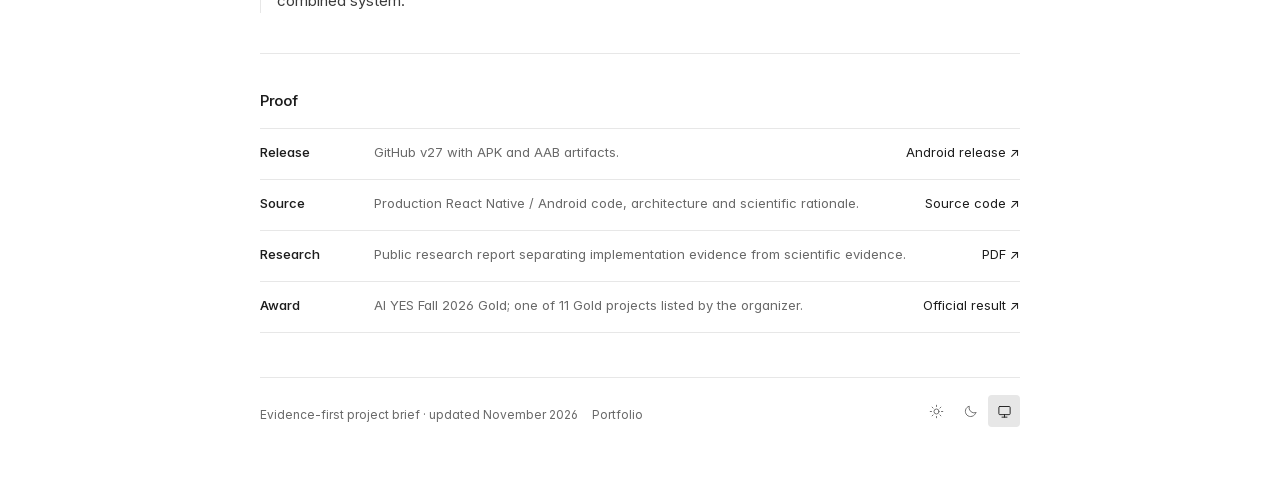
<file: work/somno/index.html>
<!doctype html>
<html lang="en"><head>
<meta charset="utf-8">
<meta name="viewport" content="width=device-width, initial-scale=1">
<meta name="description" content="A shipped Android system for personal-baseline fatigue awareness, combining reaction-time, on-device facial/ocular evidence, subjective sleepiness and recent sleep history.">
<meta name="theme-color" content="#ffffff">
<meta property="og:type" content="article"><meta property="og:title" content="Somno — Sushanth Dasari"><meta property="og:description" content="A shipped Android system for personal-baseline fatigue awareness, combining reaction-time, on-device facial/ocular evidence, subjective sleepiness and recent sleep history."><meta property="og:url" content="https://sushxnthd.github.io/portfolio/work/somno/"><meta property="og:image" content="https://sushxnthd.github.io/portfolio/assets/case/somno/home.png"><meta property="og:image:alt" content="Somno published Android home-screen artwork"><meta name="twitter:card" content="summary_large_image">
<link rel="canonical" href="https://sushxnthd.github.io/portfolio/work/somno/">
<link rel="icon" type="image/svg+xml" href="../../favicon.svg"><link rel="preload" href="../../assets/inter.woff2" as="font" type="font/woff2" crossorigin>
<script src="../../theme.js?v=quiet-3"></script><link rel="stylesheet" href="../../styles.css?v=craft-3"><title>Somno — Sushanth Dasari</title>
<script type="application/ld+json">{"@context":"https://schema.org","@type":"SoftwareApplication","name":"Somno","description":"A shipped Android system for personal-baseline fatigue awareness, combining reaction-time, on-device facial/ocular evidence, subjective sleepiness and recent sleep history.","url":"https://sushxnthd.github.io/portfolio/work/somno/","isPartOf":{"@type":"WebSite","name":"Sushanth Dasari","url":"https://sushxnthd.github.io/portfolio/"},"author":{"@type":"Person","name":"Sushanth Dasari","url":"https://sushxnthd.github.io/portfolio/"},"applicationCategory":"HealthApplication","operatingSystem":"Android"}</script></head>
<body><a class="skip" href="#main">Skip to content</a>
<main class="site case-study" id="main">
<nav class="case-nav" aria-label="Project navigation"><a href="../../">← Sushanth Dasari</a><a href="../../#somno">Archive record</a></nav>
<header class="case-header"><p class="case-kicker">Shipped product · Android v27 · human-state sensing</p><h1>Somno</h1><p class="case-deck">A privacy-first mobile system for estimating fatigue relative to a person's own alert baseline, then connecting that state to recovery planning and bounded Smart Wake decisions.</p><div class="case-links"><a href="https://sushxnthd.github.io/somno/">Product website <span aria-hidden="true">↗</span></a><a href="https://github.com/sushxnthd/somno/releases/download/v27/somno-v27-release.apk">Download APK <span aria-hidden="true">↗</span></a><a href="https://github.com/sushxnthd/somno/releases/tag/v27">v27 release <span aria-hidden="true">↗</span></a><a href="https://github.com/sushxnthd/somno">Source <span aria-hidden="true">↗</span></a><a href="https://drive.google.com/file/d/1Q2QzIMGMDH2F7DIEHYALRLZjWTAsQvCV/view">Research report <span aria-hidden="true">↗</span></a></div></header>
<dl class="case-facts"><div><dt>Role</dt><dd>Solo project; public software citation names Sushanth Dasari.</dd></div><div><dt>State</dt><dd>Public Android v27 release · 2 September 2026; APK and AAB available.</dd></div><div><dt>Use</dt><dd>Author-reported school-wide use; public usage analytics are not available.</dd></div><div><dt>Claim boundary</dt><dd>Wellness / self-assessment system; not a clinical diagnosis or real-time sleep-stage detector.</dd></div></dl>
<section class="case-section"><h2>Why I started it</h2><div class="case-copy"><p>Two nights with almost the same sleep could create completely different mornings. Some days I felt sharp; on others, I reread the same paragraph again and again because I could not concentrate. After several short nights, I sometimes stopped feeling as tired even when performance had not recovered.</p><p>Watching my brother work through an exhausting medical shift made the same question feel much bigger: <strong>how well am I functioning right now?</strong></p><p>Sleep duration is an input. Readiness is the outcome people actually act on.</p></div></section><section class="case-section"><h2>The problem</h2><div class="case-copy"><p>Two people with the same reported sleep duration need not have the same alertness. Somno addresses that limitation by comparing complementary fatigue signals against each person’s calibrated reference state, rather than treating sleep duration alone as a reliable fatigue estimate.</p></div></section><section class="case-section"><h2>What exists</h2><div class="case-copy"><p>Somno combines four evidence streams: a short psychomotor-vigilance-style task, on-device facial and ocular features, Karolinska Sleepiness Scale input, and recent sleep history. Missing channels are renormalized rather than silently treated as zero evidence.</p><p>The production app also includes personal calibration, longitudinal recovery context, exact Android alarm scheduling, offline-first behavior, Supabase sync and user-facing data controls.</p></div><figure class="case-media"><div class="case-phone-grid" tabindex="0" role="group" aria-label="Three Somno product screenshots; scroll horizontally on small screens"><img src="../../assets/case/somno/home.png" alt="Somno daily-state home screen" decoding="async" width="450" height="800"><img src="../../assets/case/somno/result.png" alt="Somno explainable SDI result screen" decoding="async" width="450" height="800"><img src="../../assets/case/somno/recovery.png" alt="Somno recovery planning screen" decoding="async" width="450" height="800"></div><figcaption>Published Android product screenshots / store artwork from the <a href="https://github.com/sushxnthd/somno/tree/d3735185e31f53d5e8892d03febc15a70ee02914/listing/play">pinned public source</a>. Swipe or scroll horizontally on small screens.</figcaption></figure></section>
<section class="case-section"><h2>Ownership</h2><div class="case-copy"><p>Somno is a solo project. The public software citation names Sushanth Dasari as the author, and the public v27 release contains the Android artifacts and source used by this case study.</p><p><a href="https://github.com/sushxnthd/somno/blob/main/CITATION.cff">Software citation ↗</a> · <a href="https://aiyes.org/fall-2026-winners">Official AI YES result ↗</a></p></div></section><section class="case-section"><h2>Technical core</h2><div class="case-copy"><p>The production Sleep Deprivation Index is centered on the user's own calibrated reference state. Reaction-time evidence carries base weight 0.40, facial / ocular evidence 0.25, subjective sleepiness 0.15 and recent sleep debt 0.20; unavailable evidence is renormalized.</p><code class="case-code">SDI = clamp(50 + 10 × weighted personal-reference z-score, 0, 100)</code><p>The architecture favors inspectable signals and explicit quality handling over an opaque end-to-end score.</p></div><div class="case-links inline"><a href="https://github.com/sushxnthd/somno/blob/main/docs/ARCHITECTURE.md">Architecture ↗</a><a href="https://github.com/sushxnthd/somno/blob/main/README.md#scientific-foundation">Scientific foundation ↗</a></div></section>
<section class="case-section"><h2>What changed after testing</h2><div class="case-copy"><p>Personal normalization avoids treating a population score as an individual's baseline. The literature also warned me not to trust any one channel alone: facial appearance by itself was not reliable enough to become the decision-maker.</p><p>Production behavior therefore rejects or down-weights weak face evidence, lowers confidence when measurements are incomplete, and renormalizes the remaining channels instead of manufacturing certainty. Raw camera frames are processed on-device rather than retained for cloud sync.</p><p>The release is a concrete software artifact; these design decisions are not evidence of clinical efficacy.</p><p><a href="https://github.com/sushxnthd/somno/blob/main/README.md#why-somno">Product rationale ↗</a> · <a href="https://github.com/sushxnthd/somno/blob/main/CITATION.cff">Author citation ↗</a></p></div></section><section class="case-section"><h2>Next evidence gate</h2><div class="case-copy"><p>The next useful evidence is prospective use rather than another simulated metric: longitudinal checks, a small usability cohort, and device-robustness testing across lighting, motion, glasses and offline conditions. Those tests should evaluate completion, task errors, stability and calibration without turning Somno into a medical-diagnosis claim.</p></div></section><section class="case-section"><h2>What it does not claim</h2><div class="case-copy case-boundary"><p>Somno does not claim to diagnose insomnia, certify driving safety, measure true real-time sleep stages, or establish clinical accuracy. Raw face images are not retained for cloud sync. The strongest next evidentiary step is prospective human validation of the complete combined system.</p></div></section>
<section class="case-section"><h2>Proof</h2><ul class="case-evidence"><li><strong>Release</strong><span>GitHub v27 with APK and AAB artifacts.</span><a href="https://github.com/sushxnthd/somno/releases/tag/v27">Android release ↗</a></li><li><strong>Source</strong><span>Production React Native / Android code, architecture and scientific rationale.</span><a href="https://github.com/sushxnthd/somno">Source code ↗</a></li><li><strong>Research</strong><span>Public research report separating implementation evidence from scientific evidence.</span><a href="https://drive.google.com/file/d/1Q2QzIMGMDH2F7DIEHYALRLZjWTAsQvCV/view">PDF ↗</a></li><li><strong>Award</strong><span>AI YES Fall 2026 Gold; one of 11 Gold projects listed by the organizer.</span><a href="https://aiyes.org/fall-2026-winners">Official result ↗</a></li></ul></section>
<footer class="footer case-footer"><span>Evidence-first project brief · updated November 2026</span><a href="../../">Portfolio</a><div class="theme-control" role="group" aria-label="Color theme" hidden><button type="button" data-choice="light" aria-pressed="false" title="Light theme" aria-label="Light theme"><svg viewBox="0 0 24 24" width="15" height="15" fill="none" stroke="currentColor" stroke-width="1.5" stroke-linecap="round" aria-hidden="true"><circle cx="12" cy="12" r="4"/><path d="M12 2v2m0 16v2M2 12h2m16 0h2M5 5l1.5 1.5m11 11L19 19M5 19l1.5-1.5m11-11L19 5"/></svg></button><button type="button" data-choice="dark" aria-pressed="false" title="Dark theme" aria-label="Dark theme"><svg viewBox="0 0 24 24" width="15" height="15" fill="none" stroke="currentColor" stroke-width="1.5" stroke-linecap="round" stroke-linejoin="round" aria-hidden="true"><path d="M20.5 14a8.5 8.5 0 0 1-10.5-10.5A8.5 8.5 0 1 0 20.5 14Z"/></svg></button><button type="button" data-choice="system" aria-pressed="false" title="System theme" aria-label="System theme"><svg viewBox="0 0 24 24" width="15" height="15" fill="none" stroke="currentColor" stroke-width="1.5" stroke-linecap="round" stroke-linejoin="round" aria-hidden="true"><rect x="3" y="4" width="18" height="13" rx="1.5"/><path d="M12 17v4m-4 0h8"/></svg></button></div></footer>
</main></body></html>
</file>
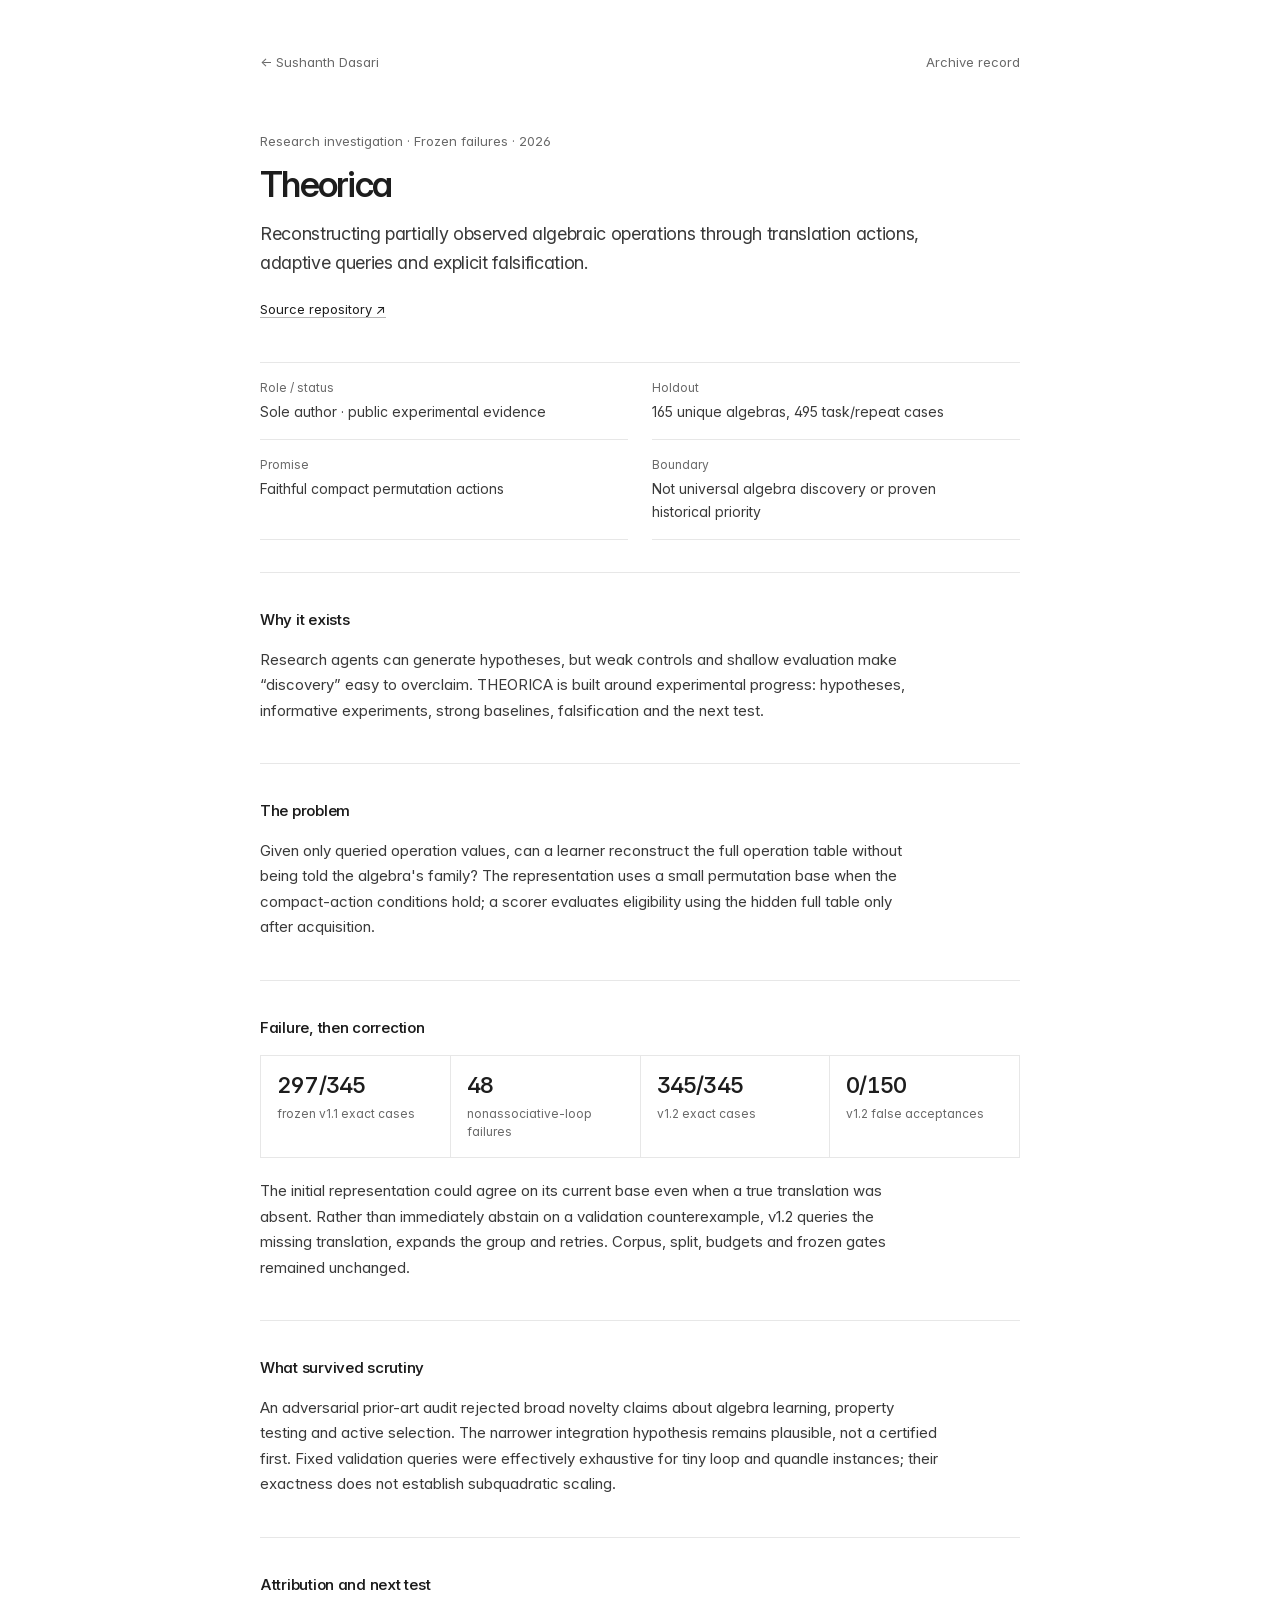
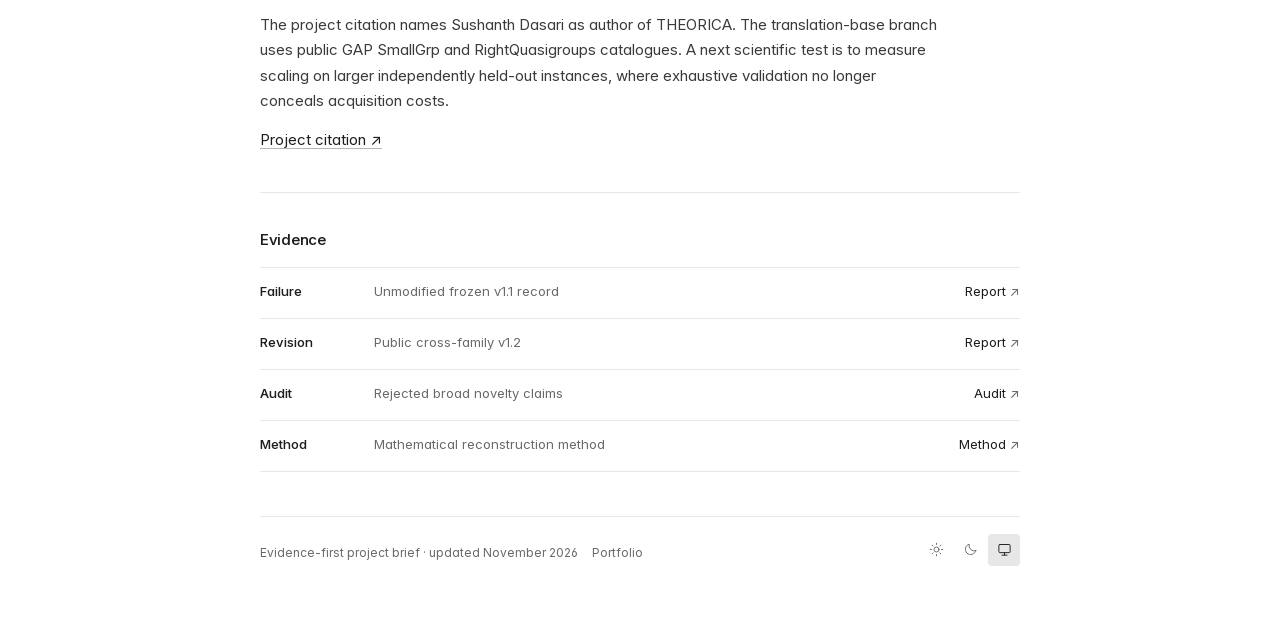
<file: work/theorica/index.html>
<!doctype html>
<html lang="en"><head>
<meta charset="utf-8">
<meta name="viewport" content="width=device-width, initial-scale=1">
<meta name="description" content="Reconstructing partially observed algebraic operations through translation actions, adaptive queries and explicit falsification.">
<meta name="theme-color" content="#ffffff">
<meta property="og:type" content="article"><meta property="og:title" content="Theorica — Sushanth Dasari"><meta property="og:description" content="Reconstructing partially observed algebraic operations through translation actions, adaptive queries and explicit falsification."><meta property="og:url" content="https://sushxnthd.github.io/portfolio/work/theorica/"><meta name="twitter:card" content="summary">
<link rel="canonical" href="https://sushxnthd.github.io/portfolio/work/theorica/">
<link rel="icon" type="image/svg+xml" href="../../favicon.svg"><link rel="preload" href="../../assets/inter.woff2" as="font" type="font/woff2" crossorigin>
<script src="../../theme.js?v=quiet-3"></script><link rel="stylesheet" href="../../styles.css?v=craft-2"><title>Theorica — Sushanth Dasari</title>
<script type="application/ld+json">{"@context":"https://schema.org","@type":"CreativeWork","name":"Theorica","url":"https://sushxnthd.github.io/portfolio/work/theorica/","description":"Reconstructing partially observed algebraic operations through translation actions, adaptive queries and explicit falsification.","author":{"@type":"Person","name":"Sushanth Dasari","url":"https://sushxnthd.github.io/portfolio/"}}</script></head>
<body><a class="skip" href="#main">Skip to content</a>
<main class="site case-study" id="main">
<nav class="case-nav" aria-label="Project navigation"><a href="../../">← Sushanth Dasari</a><a href="../../#theorica">Archive record</a></nav>
<header class="case-header"><p class="case-kicker">Research investigation · Frozen failures · 2026</p><h1>Theorica</h1><p class="case-deck">Reconstructing partially observed algebraic operations through translation actions, adaptive queries and explicit falsification.</p><div class="case-links"><a href="https://github.com/sushxnthd/theorica">Source repository <span aria-hidden="true">↗</span></a></div></header><dl class="case-facts"><div><dt>Role / status</dt><dd>Sole author · public experimental evidence</dd></div><div><dt>Holdout</dt><dd>165 unique algebras, 495 task/repeat cases</dd></div><div><dt>Promise</dt><dd>Faithful compact permutation actions</dd></div><div><dt>Boundary</dt><dd>Not universal algebra discovery or proven historical priority</dd></div></dl><section class="case-section"><h2>Why it exists</h2><div class="case-copy"><p>Research agents can generate hypotheses, but weak controls and shallow evaluation make “discovery” easy to overclaim. THEORICA is built around experimental progress: hypotheses, informative experiments, strong baselines, falsification and the next test.</p></div></section><section class="case-section"><h2>The problem</h2><div class="case-copy"><p>Given only queried operation values, can a learner reconstruct the full operation table without being told the algebra's family? The representation uses a small permutation base when the compact-action conditions hold; a scorer evaluates eligibility using the hidden full table only after acquisition.</p></div></section><section class="case-section"><h2>Failure, then correction</h2><div class="metric-grid"><div><strong>297/345</strong><span>frozen v1.1 exact cases</span></div><div><strong>48</strong><span>nonassociative-loop failures</span></div><div><strong>345/345</strong><span>v1.2 exact cases</span></div><div><strong>0/150</strong><span>v1.2 false acceptances</span></div></div><div class="case-copy"><p>The initial representation could agree on its current base even when a true translation was absent. Rather than immediately abstain on a validation counterexample, v1.2 queries the missing translation, expands the group and retries. Corpus, split, budgets and frozen gates remained unchanged.</p></div></section><section class="case-section"><h2>What survived scrutiny</h2><div class="case-copy"><p>An adversarial prior-art audit rejected broad novelty claims about algebra learning, property testing and active selection. The narrower integration hypothesis remains plausible, not a certified first. Fixed validation queries were effectively exhaustive for tiny loop and quandle instances; their exactness does not establish subquadratic scaling.</p></div></section><section class="case-section"><h2>Attribution and next test</h2><div class="case-copy"><p>The project citation names Sushanth Dasari as author of THEORICA. The translation-base branch uses public GAP SmallGrp and RightQuasigroups catalogues. A next scientific test is to measure scaling on larger independently held-out instances, where exhaustive validation no longer conceals acquisition costs.</p><p><a href="https://github.com/sushxnthd/theorica/blob/main/CITATION.cff">Project citation ↗</a></p></div></section><section class="case-section"><h2>Evidence</h2><ul class="case-evidence"><li><strong>Failure</strong><span>Unmodified frozen v1.1 record</span><a href="https://github.com/sushxnthd/theorica/blob/598f678e30fdd83637fcd97e952a4621c0e04d5d/results/TRANSLATION_ACTION_CHALLENGE_V1_1_FAILURE.md">Report <span aria-hidden="true">↗</span></a></li><li><strong>Revision</strong><span>Public cross-family v1.2</span><a href="https://github.com/sushxnthd/theorica/blob/598f678e30fdd83637fcd97e952a4621c0e04d5d/results/TRANSLATION_ACTION_CHALLENGE_V1_2_REPORT.md">Report <span aria-hidden="true">↗</span></a></li><li><strong>Audit</strong><span>Rejected broad novelty claims</span><a href="https://github.com/sushxnthd/theorica/blob/598f678e30fdd83637fcd97e952a4621c0e04d5d/results/EXTERNAL_FALSIFICATION_REPORT.md">Audit <span aria-hidden="true">↗</span></a></li><li><strong>Method</strong><span>Mathematical reconstruction method</span><a href="https://github.com/sushxnthd/theorica/blob/598f678e30fdd83637fcd97e952a4621c0e04d5d/docs/TRANSLATION_BASE_RECONSTRUCTION.md">Method <span aria-hidden="true">↗</span></a></li></ul></section>
<footer class="footer case-footer"><span>Evidence-first project brief · updated November 2026</span><a href="../../">Portfolio</a><div class="theme-control" role="group" aria-label="Color theme" hidden><button type="button" data-choice="light" aria-pressed="false" title="Light theme" aria-label="Light theme"><svg viewBox="0 0 24 24" width="15" height="15" fill="none" stroke="currentColor" stroke-width="1.5" stroke-linecap="round" aria-hidden="true"><circle cx="12" cy="12" r="4"/><path d="M12 2v2m0 16v2M2 12h2m16 0h2M5 5l1.5 1.5m11 11L19 19M5 19l1.5-1.5m11-11L19 5"/></svg></button><button type="button" data-choice="dark" aria-pressed="false" title="Dark theme" aria-label="Dark theme"><svg viewBox="0 0 24 24" width="15" height="15" fill="none" stroke="currentColor" stroke-width="1.5" stroke-linecap="round" stroke-linejoin="round" aria-hidden="true"><path d="M20.5 14a8.5 8.5 0 0 1-10.5-10.5A8.5 8.5 0 1 0 20.5 14Z"/></svg></button><button type="button" data-choice="system" aria-pressed="false" title="System theme" aria-label="System theme"><svg viewBox="0 0 24 24" width="15" height="15" fill="none" stroke="currentColor" stroke-width="1.5" stroke-linecap="round" stroke-linejoin="round" aria-hidden="true"><rect x="3" y="4" width="18" height="13" rx="1.5"/><path d="M12 17v4m-4 0h8"/></svg></button></div></footer>
</main></body></html>
</file>
<file: styles.css>
@font-face{font-family:Inter;src:url("assets/inter.woff2") format("woff2");font-style:normal;font-weight:100 900;font-display:swap}
@font-face{font-family:Newsreader;src:url("assets/newsreader-italic.ttf") format("truetype");font-style:italic;font-weight:200 800;font-display:swap}
:root{color-scheme:light;--bg:#fff;--ink:#1d1d1d;--text:#3a3a3a;--muted:#696969;--line:#e7e7e7;--underline:#b6b6b6;--sans:Inter,-apple-system,BlinkMacSystemFont,"Segoe UI",sans-serif;--serif:Newsreader,Georgia,serif;--measure:640px;--hover:#000;--focus:#5c5c5c;--selection:#e9e9e9;--selection-text:#111;--figure-bg:#fff}
*{box-sizing:border-box}
html{-webkit-text-size-adjust:100%;scroll-padding-top:32px}
body{margin:0;background:var(--bg);color:var(--text);font:400 16px/1.75 var(--sans);font-optical-sizing:auto;font-feature-settings:"cv11","ss01";-webkit-font-smoothing:antialiased}
h1,h2,h3,p,ul,figure{margin:0}
h1,h2,h3{color:var(--ink);font-size:16px;font-weight:500;line-height:1.5;letter-spacing:-.018em}
p+p{margin-top:16px}
a{color:var(--ink);text-decoration-line:underline;text-decoration-color:var(--underline);text-decoration-thickness:1px;text-underline-offset:3px;transition:color 120ms ease,text-decoration-color 120ms ease;overflow-wrap:break-word}
a:hover{color:var(--hover);text-decoration-color:var(--ink)}
a:focus-visible,summary:focus-visible{outline:2px solid var(--focus);outline-offset:4px;border-radius:2px}
::selection{background:var(--selection);color:var(--selection-text)}
em{font:italic 450 1.16em/1 var(--serif);font-optical-sizing:auto}
strong{font-weight:550;color:var(--ink)}
.skip{position:absolute;top:10px;left:10px;background:var(--bg);padding:6px 10px;transform:translateY(-200%)}
.skip:focus{transform:none}
.site{width:min(var(--measure),calc(100% - 48px));margin-inline:auto;padding:120px 0 64px}
.intro h1{margin-bottom:26px}
.intro p{max-width:620px}
.home-columns{display:grid;grid-template-columns:repeat(3,minmax(0,1fr));gap:30px;margin-top:57px}
.home-column{min-width:0}
.home-column h2{font-size:14px;font-weight:400;color:var(--muted);letter-spacing:0;margin-bottom:16px}
.home-list{list-style:none;padding:0;display:grid;grid-template-rows:repeat(3,minmax(79px,auto)) auto;gap:13px}
.home-list li>a{font-size:15px;line-height:1.45;display:inline-block;font-weight:450}
.home-list li p{color:var(--muted);font-size:14px;line-height:1.65;letter-spacing:-.012em;margin-top:2px}
.home-list .more{margin-top:0}
.home-list .more a{font-size:14px;color:var(--muted);text-decoration-color:transparent}
.home-list .more a:hover{color:var(--ink);text-decoration-color:var(--underline)}
.more span{display:inline-block;margin-left:2px;color:var(--muted)}
.home-section{margin-top:55px}
.home-section h2{margin-bottom:13px}
.home-section p{max-width:620px}
.recent-list{list-style:none;padding:0;display:grid;gap:5px;font-size:14px;line-height:1.65}
.recent-list li{display:grid;grid-template-columns:83px minmax(0,1fr);gap:12px}
.recent-list time{font-size:13px;color:var(--muted);font-variant-numeric:tabular-nums;white-space:nowrap;padding-top:1px}
.recent-more{font-size:13px;margin-top:11px}
.recent-more a{color:var(--muted)}
.external{font-size:.8em;color:var(--muted);display:inline-block;vertical-align:.08em}
.footer{display:flex;justify-content:space-between;align-items:baseline;gap:14px;flex-wrap:wrap;color:var(--muted);font-size:12px;line-height:1.6;margin-top:64px}
.footer a{color:var(--muted);text-decoration-color:transparent}
.footer a:hover{text-decoration-color:var(--underline);color:var(--ink)}
.archive-intro{margin-bottom:46px}
.archive-intro .back{display:inline-block;font-size:14px;color:var(--muted);text-decoration-color:transparent;margin-bottom:32px}
.archive-intro .back:hover{text-decoration-color:var(--underline);color:var(--ink)}
.archive-intro h1{font-size:21px;font-weight:500;margin-bottom:13px;letter-spacing:-.035em}
.archive-intro .crosslink{font-size:14px;color:var(--muted)}
.archive-nav{display:flex;gap:7px 20px;flex-wrap:wrap;margin-top:19px;font-size:14px}
.archive-nav a{color:var(--muted)}
.archive-group+.archive-group{margin-top:48px}
.archive-group-title{color:var(--muted);font-size:13px;font-weight:450;letter-spacing:.005em;margin-bottom:17px}
.records{display:grid;gap:0}
.record{padding:22px 0 24px;border-top:1px solid var(--line);scroll-margin-top:12px;min-width:0}
.record:last-child{padding-bottom:0}
.record-heading{display:flex;justify-content:space-between;align-items:baseline;gap:4px 20px;flex-wrap:wrap;margin-bottom:8px}
.record-heading h2,.record-heading h3{font-size:16px;font-weight:550;letter-spacing:-.021em}
.record-status{font-size:12px;color:var(--muted);line-height:1.5}
.record>p{font-size:15px;line-height:1.72}
.record>p.record-note{font-size:13px;line-height:1.65;color:var(--muted);margin-top:8px}
.record-links{display:flex;flex-wrap:wrap;gap:4px 17px;font-size:13px;margin-top:9px}
.record-links span{font-size:11px;color:var(--muted)}
.record:target .record-heading h2,.record:target .record-heading h3{text-decoration:underline;text-decoration-color:#aaa;text-underline-offset:5px}
.record-figure{margin-top:12px;font-size:13px}
.record-figure summary{cursor:pointer;color:var(--muted)}
.record-figure summary:hover{color:var(--ink)}
.record-figure .figure{margin-top:16px;max-width:450px;padding:16px;border:1px solid var(--line);display:grid;gap:12px}
.figure-top{display:flex;justify-content:space-between;gap:12px;font:10px/1.5 var(--sans);color:var(--muted)}
.figure svg{display:block;width:100%;height:auto}
.figure figcaption{font-size:12px;color:var(--muted);line-height:1.55}
.somno-visual{display:grid;grid-template-columns:1fr 1fr;align-items:center;gap:15px}
.somno-visual img{display:block;width:100%;height:auto;max-height:280px;object-fit:contain}
.somno-caption,.contract-visual{display:grid;gap:9px}
.somno-caption span,.contract-visual span{font-size:12px;color:var(--muted)}
.contract-visual{padding-block:7px}
.contract-visual strong{font-size:15px}
.archive-footer{justify-content:flex-start}
.archive-footer .year{margin-left:auto}
@media(max-width:620px){
.site{width:calc(100% - 48px);padding-top:62px;padding-bottom:48px}
.intro h1{margin-bottom:21px}
.home-columns{grid-template-columns:1fr;gap:31px;margin-top:43px}
.home-column h2{margin-bottom:12px}
.home-list{grid-template-rows:none;gap:13px}
.home-list li:not(.more){display:grid;grid-template-columns:89px minmax(0,1fr);gap:12px;align-items:baseline}
.home-list li p{margin:0;font-size:14px;line-height:1.55}
.home-list .more{margin-top:3px}
.home-section{margin-top:43px}
.footer{margin-top:48px}
.archive-intro{margin-bottom:35px}
.archive-intro .back{margin-bottom:25px}
.record-heading{display:block}
.record-status{display:block;margin-top:3px}
.record{padding:19px 0 21px}
.archive-group+.archive-group{margin-top:36px}
.archive-footer .year{margin-left:0}
.recent-list li{grid-template-columns:72px minmax(0,1fr);gap:9px}
.recent-list time{font-size:12px}
}
@media(max-width:360px){.site{width:calc(100% - 36px)}.home-list li:not(.more){grid-template-columns:82px minmax(0,1fr);gap:8px}}
@media(prefers-reduced-motion:reduce){*,*:before,*:after{transition:none!important;scroll-behavior:auto!important}}
@media print{.site{padding:0;width:100%;max-width:none}.skip,.back{display:none}.record{break-inside:avoid}a{color:#000}.footer{margin-top:25px}}

.archive-nav a[aria-current=page]{color:var(--ink);text-decoration-color:#777}

/* System fallback works without JavaScript; an explicit choice takes precedence. */
@media(prefers-color-scheme:dark){:root:not([data-theme]){color-scheme:dark;--bg:#151515;--ink:#e7e7e7;--text:#bdbdbd;--muted:#a0a0a0;--line:#303030;--underline:#656565;--hover:#fff;--focus:#aaa;--selection:#414141;--selection-text:#fff;--figure-bg:#e9e9e5}}
:root[data-theme=dark]{color-scheme:dark;--bg:#151515;--ink:#e7e7e7;--text:#bdbdbd;--muted:#a0a0a0;--line:#303030;--underline:#656565;--hover:#fff;--focus:#aaa;--selection:#414141;--selection-text:#fff;--figure-bg:#e9e9e5}
html{background:var(--bg)}
.theme-control{display:flex;align-items:center;gap:3px;margin-left:auto}
.theme-control[hidden]{display:none}
.theme-control button{display:grid;place-items:center;width:28px;height:28px;padding:0;border:0;background:transparent;color:var(--muted);border-radius:4px;cursor:pointer}
.theme-control button:hover,.theme-control button[aria-pressed=true]{color:var(--ink);background:var(--line)}
.theme-control button:focus-visible{outline:2px solid var(--focus);outline-offset:3px}
.footer .site-source{margin-left:auto}
.footer .site-source+.theme-control{margin-left:3px}
.archive-footer .year+.theme-control{margin-left:0}
/* Scientific diagrams preserve their authored color encodings on a light substrate. */
.record-figure .figure svg{background:var(--figure-bg);padding:8px;border-radius:2px}
@media(max-width:620px){.theme-control{margin-left:auto}.footer .site-source+.theme-control{margin-left:0}}
@media print{:root,:root[data-theme=dark]{color-scheme:light;--bg:#fff;--ink:#111;--text:#222;--muted:#555;--line:#ddd;--underline:#aaa;--figure-bg:#fff}.theme-control{display:none!important}}

/* An ephemeral portfolio image trail. It is never part of the reading or hit-test tree. */
/* Decorative images paint over the page, but never capture input or cover the skip link. */
.home{position:relative;z-index:1}
.skip{z-index:12}
.image-trail{position:fixed;inset:0;overflow:hidden;z-index:10;pointer-events:none;user-select:none;contain:strict;opacity:1}
.image-trail__item{position:absolute;display:block;width:var(--trail-width,156px);max-height:180px;height:auto;object-fit:contain;transform-origin:center;pointer-events:none;will-change:transform,opacity;box-shadow:0 5px 24px #0002;border-radius:0}
.trail-toggle{appearance:none;border:0;background:none;color:var(--muted);font:inherit;padding:4px 0;cursor:pointer;white-space:nowrap}
.trail-toggle[hidden]{display:none}
.trail-toggle:hover{color:var(--ink)}
.trail-toggle:focus-visible{outline:2px solid var(--focus);outline-offset:3px;border-radius:2px}
.trail-toggle .trail-state{margin-left:2px;color:var(--ink)}
/* Passive touch listeners let the browser handle every native gesture. */
@media(any-pointer:coarse){.touch-trail-enabled .home{touch-action:auto}}
@media(prefers-reduced-motion:reduce){.image-trail,.trail-toggle{display:none!important}}
@media print{.image-trail,.trail-toggle{display:none!important}}

/* Native disclosures: compact index, full-width reading when expanded. */
.work-index{margin-top:54px;border-top:1px solid var(--line)}
.work-section{border-bottom:1px solid var(--line);scroll-margin-top:32px}
.work-summary{display:grid;grid-template-columns:142px minmax(0,1fr) 16px;align-items:baseline;gap:14px;padding:17px 0;cursor:pointer;list-style:none}
.work-summary::-webkit-details-marker{display:none}
.work-summary::marker{content:""}
.work-summary-title{display:flex;align-items:baseline;gap:10px;color:var(--ink)}
.work-name{font-weight:500;letter-spacing:-.018em}
.work-count{font-size:11px;color:var(--muted);font-variant-numeric:tabular-nums}
.work-preview{font-size:13px;line-height:1.55;color:var(--muted)}
.work-indicator{position:relative;display:inline-block;align-self:center;width:12px;height:12px;color:var(--muted);justify-self:end}
.work-indicator:before,.work-indicator:after{content:"";position:absolute;background:currentColor;left:1px;right:1px;height:1px;top:5px;transition:transform 160ms ease,opacity 160ms ease}
.work-indicator:after{transform:rotate(90deg)}
.work-section[open]>.work-summary .work-indicator:after{transform:rotate(0deg);opacity:0}
.work-summary:hover .work-name{color:var(--hover)}
.work-summary:focus-visible{outline-offset:5px;border-radius:0}
.work-content{padding:5px 0 29px}
.work-content>p{color:var(--muted);font-size:14px;line-height:1.65}
.work-content>p:last-of-type{margin-bottom:24px}
.work-content .archive-group+.archive-group{margin-top:38px}
.work-section[open]>.work-content{animation:work-enter 180ms ease-out both}
@keyframes work-enter{from{opacity:0;transform:translateY(-4px)}to{opacity:1;transform:translateY(0)}}
@media(max-width:620px){.work-index{margin-top:40px}.work-summary{grid-template-columns:minmax(0,1fr) 16px;gap:2px 10px;padding:14px 0}.work-preview{grid-column:1;grid-row:2}.work-indicator{grid-column:2;grid-row:1 / span 2}.work-content{padding-bottom:23px}}
@media(prefers-reduced-motion:reduce){.work-section[open]>.work-content{animation:none}}
@media print{.work-section:not([open])>.work-content{display:block!important}.work-indicator{display:none}}

/* Selected evidence: a compact index, not a second archive or decorative card grid. */
.featured-work{margin-top:35px}
.featured-work h2{font-size:13px;font-weight:450;color:var(--muted);letter-spacing:0;margin-bottom:12px}
.featured-list{list-style:none;padding:0}
.featured-list li{display:grid;grid-template-columns:minmax(0,1fr) auto;align-items:baseline;gap:8px 24px;padding:11px 0;border-top:1px solid var(--line)}
.featured-description{display:grid;grid-template-columns:78px minmax(0,1fr);gap:12px;align-items:baseline}
.featured-description h3{font-size:15px;line-height:1.6}
.featured-description p{font-size:13px;line-height:1.6;color:var(--muted)}
.featured-link{font-size:12px;color:var(--muted);white-space:nowrap;text-decoration-color:transparent}
.featured-link:hover{color:var(--ink);text-decoration-color:var(--underline)}
.featured-link span{font-size:11px}
.featured-work+.work-index{margin-top:31px}
@media(max-width:620px){
.featured-work{margin-top:29px}
.featured-list li{grid-template-columns:minmax(0,1fr);gap:5px;padding:12px 0}
.featured-description{grid-template-columns:72px minmax(0,1fr);gap:10px}
.featured-link{margin-left:82px;justify-self:start}
.featured-work+.work-index{margin-top:26px}
}

/* Compact, source-linked research process notes; the archive remains independently expandable. */
.research-process{margin-top:16px;border-left:1px solid var(--line);padding:0 0 1px 14px}
.process-label{display:block;color:var(--muted);font-size:11px;line-height:1.5;margin-bottom:6px}
.research-process p{font-size:13px;line-height:1.65;color:var(--text)}
.research-process .record-links{margin-top:7px}
.reproduce-command{display:block;font:12px/1.6 ui-monospace,SFMono-Regular,Consolas,monospace;color:var(--ink);margin-top:8px;overflow-wrap:anywhere;user-select:all}

/* Reading rhythm: one quiet, consistent axis for the index and expanded work. */
.home{--measure:680px}
.home .intro h1{font-size:23px;font-weight:560;line-height:1.3;letter-spacing:-.045em;margin-bottom:25px}
.home .intro p{max-width:590px;line-height:1.75;text-wrap:pretty}
.home .intro p+p{margin-top:13px}
.home .featured-work{margin-top:43px}
.home .featured-work h2,.home .home-section h2{font-size:13px;font-weight:500;letter-spacing:0;color:var(--muted);margin-bottom:12px}
.home .featured-list li{grid-template-columns:minmax(0,1fr) 128px;gap:8px 18px;padding:13px 0}
.home .featured-description{grid-template-columns:88px minmax(0,1fr);gap:14px}
.home .featured-description h3{font-weight:530}
.home .featured-description p{text-wrap:pretty}
.home .featured-link{justify-self:end;font-size:12px;line-height:1.6;text-align:right}
.home .featured-link span{margin-left:2px}
.home .featured-work+.work-index{margin-top:36px}
.home .work-summary{grid-template-columns:142px minmax(0,1fr) 16px;gap:14px;padding:19px 0;align-items:center}
.home .work-summary-title{gap:10px;min-width:0}
.home .work-count{font-size:11px;min-width:18px;text-align:right}
.home .work-summary:hover .work-indicator,.home .work-section[open]>.work-summary .work-indicator{color:var(--ink)}
.home .work-content{padding:8px 0 32px}
.home .work-content>p{max-width:600px;text-wrap:pretty}
.home .archive-group-title{margin-bottom:10px;font-size:12px}
.home .record{padding:23px 0 26px}
.home .record:last-child{padding-bottom:0}
.home .record-heading{gap:6px 18px;margin-bottom:9px}
.home .record-heading h3{font-size:17px;line-height:1.4;letter-spacing:-.025em}
.home .record-permalink{text-decoration-color:transparent}
.home .record-permalink:hover,.home .record:target .record-permalink{text-decoration-color:var(--underline)}
.home .record>p{max-width:620px;text-wrap:pretty}
.home .record>p.record-note{margin-top:9px}
.home .record-links{margin-top:11px;gap:5px 18px}
.home .record-figure .figure{max-width:100%}
.home .record-figure .figure svg{max-width:520px;margin-inline:auto}
.home .research-process{margin-top:18px}
.home .home-section{margin-top:46px}
.home .recent-list li{grid-template-columns:84px minmax(0,1fr);gap:12px}
.home .footer{margin-top:53px;padding-top:17px;border-top:1px solid var(--line);align-items:center}
@media(max-width:620px){
.home .intro h1{font-size:21px;margin-bottom:21px}
.home .featured-work{margin-top:34px}
.home .featured-list li{grid-template-columns:minmax(0,1fr);gap:6px;padding:14px 0}
.home .featured-description{grid-template-columns:78px minmax(0,1fr);gap:12px}
.home .featured-link{margin-left:90px;justify-self:start;text-align:left}
.home .featured-work+.work-index{margin-top:29px}
.home .work-summary{grid-template-columns:minmax(0,1fr) 16px;gap:3px 10px;padding:16px 0}
.home .work-count{text-align:left}
.home .record{padding:20px 0 23px}
.home .record-status{margin-top:5px}
.home .work-content{padding-bottom:26px}
.home .home-section{margin-top:38px}
.home .recent-list li{grid-template-columns:72px minmax(0,1fr);gap:9px}
.home .footer{margin-top:42px;gap:8px 12px}
.home .footer .site-source{margin-left:auto}
.home .footer .theme-control{margin-left:0}
}

/* HAA-facing proof layer: quiet homepage hierarchy, deep standalone evidence pages. */
.case-study{--measure:760px;padding-top:58px}
.case-nav{display:flex;justify-content:space-between;gap:16px;align-items:center;margin-bottom:74px;font-size:13px}
.case-nav a{color:var(--muted);text-decoration-color:transparent}
.case-nav a:hover{color:var(--ink);text-decoration-color:var(--underline)}
.case-header{max-width:710px}
.case-kicker{font-size:12px;line-height:1.5;color:var(--muted);margin-bottom:12px}
.case-header h1{font-size:34px;font-weight:570;line-height:1.12;letter-spacing:-.052em;margin-bottom:15px}
.case-deck{font-size:18px;line-height:1.62;letter-spacing:-.018em;text-wrap:pretty;max-width:690px}
.case-links{display:flex;flex-wrap:wrap;gap:5px 18px;font-size:13px;margin-top:18px}
.case-links a{color:var(--ink)}
.case-links.inline{margin-top:12px}
.case-facts{display:grid;grid-template-columns:repeat(2,minmax(0,1fr));gap:0 34px;margin:48px 0 5px;border-top:1px solid var(--line)}
.case-facts>div{padding:15px 0 17px;border-bottom:1px solid var(--line)}
.case-facts dt{font-size:11px;line-height:1.5;color:var(--muted);margin-bottom:4px}
.case-facts dd{margin:0;font-size:13px;line-height:1.62;color:var(--text);text-wrap:pretty}
.case-section{padding:42px 0 46px;border-top:1px solid var(--line)}
.case-section:first-of-type{margin-top:42px}
.case-section>h2{font-size:12px;font-weight:500;color:var(--muted);letter-spacing:0;margin-bottom:18px}
.case-copy{max-width:670px}
.case-copy p{font-size:15px;line-height:1.78;text-wrap:pretty}
.case-copy p+p{margin-top:13px}
.case-boundary{border-left:1px solid var(--line);padding-left:16px}
.case-code,.case-terminal{display:block;margin-top:17px;font:12px/1.7 ui-monospace,SFMono-Regular,Consolas,monospace;color:var(--ink);overflow-wrap:anywhere}
.case-terminal{background:transparent;border:1px solid var(--line);padding:18px 20px;white-space:pre-wrap;max-width:560px}
.case-media{margin-top:27px}
.case-media figcaption{font-size:11px;line-height:1.6;color:var(--muted);margin-top:10px}
.case-phone-grid{display:grid;grid-template-columns:repeat(3,minmax(0,1fr));gap:12px;align-items:start;max-width:660px}
.case-phone-grid img{display:block;width:100%;height:auto;border:1px solid var(--line);background:var(--figure-bg)}
.metric-grid{display:grid;grid-template-columns:repeat(4,minmax(0,1fr));gap:1px;background:var(--line);border:1px solid var(--line);margin:8px 0 22px;max-width:720px}
.metric-grid>div{background:var(--bg);padding:15px 14px;min-height:92px}
.metric-grid strong{display:block;font-size:19px;font-weight:560;line-height:1.3;letter-spacing:-.035em;margin-bottom:5px}
.metric-grid span{display:block;color:var(--muted);font-size:11px;line-height:1.55}
.case-caption,.case-source-note{font-size:13px;line-height:1.65;color:var(--muted);max-width:680px}
.case-source-note{margin-top:14px}
.bar-list{list-style:none;padding:0;margin:20px 0 0;display:grid;gap:9px;max-width:700px}
.bar-list li{display:grid;grid-template-columns:112px minmax(0,1fr) 48px;gap:11px;align-items:center;font-size:11px;color:var(--muted)}
.bar-list strong{font-size:11px;font-weight:520;color:var(--ink);text-align:right;font-variant-numeric:tabular-nums}
.bar-track{height:7px;background:var(--line);position:relative;overflow:hidden}
.bar-track i{display:block;height:100%;width:min(calc(var(--bar) * 4.5),100%);background:var(--muted);opacity:.62}
.case-evidence{list-style:none;padding:0;border-top:1px solid var(--line);max-width:720px}
.case-evidence li{display:grid;grid-template-columns:90px minmax(0,1fr) auto;gap:10px 18px;align-items:baseline;padding:13px 0;border-bottom:1px solid var(--line);font-size:13px;line-height:1.6}
.case-evidence strong{font-size:12px;font-weight:530}
.case-evidence span{color:var(--muted)}
.case-evidence a{font-size:12px;white-space:nowrap;text-decoration-color:transparent}
.case-evidence a:hover{text-decoration-color:var(--underline)}
.case-footer{border-top:1px solid var(--line);padding-top:17px;margin-top:10px}
.not-found{padding-top:28vh}
.not-found>p{font-size:12px;color:var(--muted);margin-bottom:9px}
.not-found h1{font-size:30px;letter-spacing:-.045em;margin-bottom:20px}
@media(max-width:620px){
.case-study{width:calc(100% - 40px);padding-top:34px}
.case-nav{margin-bottom:52px}
.case-header h1{font-size:28px}
.case-deck{font-size:16px;line-height:1.68}
.case-facts{grid-template-columns:1fr;margin-top:38px}
.case-section{padding:34px 0 37px}
.case-phone-grid{grid-template-columns:repeat(3,minmax(0,1fr));gap:5px}
.metric-grid{grid-template-columns:1fr 1fr}
.metric-grid>div{min-height:84px}
.bar-list li{grid-template-columns:92px minmax(0,1fr) 43px;gap:8px}
.case-evidence li{grid-template-columns:72px minmax(0,1fr);gap:3px 12px}
.case-evidence li>a{grid-column:2}
}
@media print{
.case-study{width:100%;max-width:none;padding:0}.case-nav,.case-footer .theme-control{display:none}.case-header h1{font-size:28pt}.case-section{break-inside:avoid}.case-phone-grid{max-width:520px}.case-links a:after,.case-evidence a:after{content:" (" attr(href) ")";font-size:8pt;color:#555}.bar-track i{background:#777}
}

/* Evidence presentation: honest quantitative scale, compact technical tables and visible focus. */
.bar-track i{width:var(--bar)}
.case-data{margin-top:20px;font-size:13px}.case-data summary{cursor:pointer;color:var(--ink);min-height:28px}.case-data table{width:100%;border-collapse:collapse;font-variant-numeric:tabular-nums;font-size:12px;line-height:1.6}.case-data caption{text-align:left;color:var(--muted);padding:8px 0}.case-data th,.case-data td{border-bottom:1px solid var(--line);text-align:right;padding:6px 3px}.case-data th:first-child{text-align:left;font-weight:500}.case-phone-grid img{object-fit:contain}.case-links a,.case-evidence a{min-height:24px;display:inline-block}.case-section :focus-visible{outline-offset:3px}.case-terminal{overflow-wrap:anywhere}.case-study .case-section a{overflow-wrap:anywhere}
@media print{.case-data:not([open])>table{display:table!important}.case-data summary{display:none}.case-links a:after,.case-evidence a:after{overflow-wrap:anywhere}.case-section{break-inside:auto}.metric-grid,.case-media,.case-data table{break-inside:avoid}}

/* Final alignment pass: shared reading axes, compact mobile rows, no new visual language. */
.home{--index-label:142px;--index-gap:14px;--index-action:112px}
.home .featured-list li{grid-template-columns:var(--index-label) minmax(0,1fr) var(--index-action);column-gap:var(--index-gap);align-items:baseline}
.home .featured-description{display:contents}
.home .featured-description h3{grid-column:1;grid-row:1;min-width:0}
.home .featured-description p{grid-column:2;grid-row:1;min-width:0}
.home .featured-link{grid-column:3;grid-row:1;margin:0}
.home .work-summary{grid-template-columns:var(--index-label) minmax(0,1fr) 16px;column-gap:var(--index-gap)}
.home .recent-list li{grid-template-columns:var(--index-label) minmax(0,1fr);column-gap:var(--index-gap)}
.home .work-summary-title{display:grid;grid-template-columns:minmax(0,1fr) 24px;gap:8px;align-items:baseline}
.home .work-count{font-variant-numeric:tabular-nums;text-align:right}
.home .featured-list li:last-child{border-bottom:1px solid var(--line)}
.home .recent-list li>span{min-width:0}
.case-nav>*{min-width:0}
.case-nav a:last-child{text-align:right}
.case-facts dd,.metric-grid>div,.case-evidence li>*{min-width:0;overflow-wrap:anywhere}
.case-data{max-width:100%;overflow-x:auto}
.case-data table{min-width:0}
.case-phone-grid img{aspect-ratio:auto}
@media(max-width:620px){
 .home .featured-list li{grid-template-columns:minmax(0,1fr) auto;gap:3px 12px;padding:13px 0 14px}
 .home .featured-description h3{grid-column:1;grid-row:1}
 .home .featured-description p{grid-column:1 / -1;grid-row:2;max-width:none}
 .home .featured-link{grid-column:2;grid-row:1;justify-self:end;text-align:right}
 .home .work-summary{grid-template-columns:minmax(0,1fr) 16px;gap:3px 10px}
 .home .work-summary-title{display:flex;gap:10px}
 .home .work-count{text-align:left}
 .home .recent-list li{grid-template-columns:58px minmax(0,1fr);gap:12px}
 .home .footer{display:grid;grid-template-columns:minmax(0,1fr) auto;gap:8px 12px}
 .home .footer .site-source{margin:0;justify-self:end}
 .home .footer .theme-control{margin:0;justify-self:start}
 .home .footer .trail-toggle{justify-self:end}
 .case-nav{gap:12px}
 .case-evidence li{grid-template-columns:72px minmax(0,1fr)}
 .case-evidence a{white-space:normal}
}
@media print{
 .home .footer{display:flex}
 .case-study{width:100%;padding:0}
 .case-data{overflow:visible}
}

/* Screenshot-led finish: a quiet editorial hierarchy and consistent physical edges. */
:root{--space-1:4px;--space-2:8px;--space-3:12px;--space-4:16px;--space-5:24px;--space-6:32px;--space-7:40px;--space-8:48px}
.site.home{padding-top:96px;padding-bottom:56px}
.home .intro h1{font-size:26px;line-height:1.24;font-weight:560;letter-spacing:-.044em;margin-bottom:24px}
.home .intro p{max-width:620px;line-height:1.68;text-wrap:wrap}
.home .intro p+p{margin-top:12px}
.home .featured-work{margin-top:40px}
.home .featured-work h2,.home .home-section h2{font-size:14px;font-weight:510;color:var(--ink);letter-spacing:-.012em;line-height:1.5;margin-bottom:14px}
.home .featured-list li{padding:14px 0}
.home .featured-description h3{font-size:15px;line-height:1.5}
.home .featured-description p,.home .work-preview{font-size:14px;line-height:1.55}
.home .featured-link{font-size:13px;line-height:1.5}
.home .home-section{margin-top:40px}

.home .work-summary{padding:18px 0}
.home .work-summary-title{line-height:1.5}
.home .work-count{font-size:12px}
.home .work-indicator{width:16px;height:16px}
.home .work-indicator:before,.home .work-indicator:after{left:2px;right:2px;top:7px}
.home .work-summary:hover .work-name{text-decoration:underline;text-underline-offset:4px;text-decoration-color:var(--underline)}
.home .work-content{padding-top:12px;padding-bottom:32px}
.home .archive-group-title,.archive-group-title{font-size:13px;font-weight:500;color:var(--muted);letter-spacing:0}
.home .record{padding:24px 0}
.record-heading{display:grid;grid-template-columns:minmax(0,1fr);gap:5px;margin-bottom:10px}
.record-heading h3,.record-heading h2{line-height:1.4;text-wrap:pretty;overflow-wrap:anywhere}
.record-status{font-size:12px;line-height:1.5;margin:0}
.record-links{row-gap:8px}
.record-links a{min-height:24px;display:inline-flex;align-items:baseline;gap:3px}
.home .record>p.record-note{line-height:1.65}
.home .recent-list{gap:9px}
.home .recent-list li{line-height:1.6}
.home .recent-list time{font-size:12px;line-height:1.8}
.home .footer{margin-top:48px;padding-top:16px}
.footer .theme-control{gap:2px}
.theme-control button{width:32px;height:32px}
.trail-toggle{min-height:32px}
.case-study{padding-top:48px;padding-bottom:56px}
.case-nav{margin-bottom:56px}
.case-nav a{min-height:28px;display:inline-flex;align-items:center}
.case-kicker{font-size:13px;line-height:1.5;margin-bottom:12px}
.case-header{max-width:100%}
.case-header h1{font-size:36px;letter-spacing:-.048em;line-height:1.13;margin-bottom:16px;text-wrap:balance}
.case-deck{max-width:700px;line-height:1.6}
.case-links{gap:8px 18px;margin-top:20px}
.case-facts{margin-top:40px;column-gap:24px}
.case-facts>div{padding:16px 0}
.case-facts dt{font-size:12px;line-height:1.5}
.case-facts dd{font-size:14px;line-height:1.6}
.case-section{padding:36px 0 40px}
.case-section:first-of-type{margin-top:32px}
.case-section>h2{font-size:15px;font-weight:550;letter-spacing:-.018em;color:var(--ink);line-height:1.45;margin-bottom:16px}
.case-copy p{line-height:1.7}
.case-copy,.case-caption,.case-source-note{max-width:680px}
.case-media,.metric-grid,.case-evidence,.bar-list{max-width:none}
.case-media{margin-top:24px}
.case-media figcaption{font-size:12px;line-height:1.6}
.metric-grid{margin:16px 0 20px}
.metric-grid>div{padding:16px}
.metric-grid strong{font-size:22px;font-variant-numeric:tabular-nums;line-height:1.25;margin-bottom:6px}
.metric-grid span{font-size:12px;line-height:1.5}
.bar-list{gap:10px}
.bar-list li{grid-template-columns:112px minmax(0,1fr) 52px;font-size:12px;line-height:1.5}
.bar-list strong{font-size:12px}
.bar-track{height:8px}
.case-evidence li{grid-template-columns:96px minmax(0,1fr) auto;align-items:baseline}
.case-evidence strong,.case-evidence a{font-size:13px}
.case-data table{font-size:13px}
.case-data th,.case-data td{padding:8px 4px}
.case-terminal{max-width:100%;line-height:1.65}
.case-phone-grid{max-width:none;gap:16px}
.case-footer{margin-top:4px}
@media(max-width:620px){
 .site.home{padding-top:48px;padding-bottom:32px}
 .home .intro h1{font-size:24px;line-height:1.25;margin-bottom:20px}
 .home .intro p{line-height:1.65}
 .home .featured-work{margin-top:32px}
 .home .featured-work h2,.home .home-section h2{margin-bottom:12px}
 .home .featured-list li{padding:13px 0 14px;gap:5px 12px}
 .home .featured-link{font-size:12px}
 .home .featured-description p,.home .work-preview{font-size:14px;line-height:1.55}
 .home .home-section{margin-top:32px}
 .home .work-summary{padding:16px 0}
 
 .home .recent-list{gap:13px}
 .home .recent-list li{grid-template-columns:48px minmax(0,1fr);gap:10px;font-size:14px}
 .home .recent-list time{font-size:12px;line-height:1.85}
 .home .record{padding:20px 0}
 .home .work-content{padding-bottom:24px}
 .home .footer{margin-top:36px;padding-top:12px;gap:8px}
 .theme-control button{width:44px;height:44px}
 .trail-toggle{min-height:44px;min-width:44px}
 .case-study{padding-top:28px;padding-bottom:32px}
 .case-nav{margin-bottom:36px}
 .case-nav a{min-height:32px}
 .case-header h1{font-size:30px;line-height:1.15}
 .case-deck{font-size:16px;line-height:1.62}
 .case-facts{margin-top:32px}
 .case-section{padding:28px 0 32px}
 .case-section:first-of-type{margin-top:24px}
 .case-section>h2{margin-bottom:12px}
 .case-facts>div{padding:12px 0 14px}
 .metric-grid>div{padding:12px;min-height:90px}
 .metric-grid strong{font-size:20px}
 .case-phone-grid{gap:8px}
 .case-evidence li{grid-template-columns:72px minmax(0,1fr);gap:4px 12px}
 .bar-list li{grid-template-columns:88px minmax(0,1fr) 45px;gap:8px;font-size:11px}
 .bar-list strong{font-size:11px}
 .case-data table{font-size:12px}
}
@media print{
 .site.home,.case-study{padding:0}
 .case-section{padding:20px 0}
 .case-section>h2{font-size:13pt}
}

/* Product evidence gallery: local, readable, native swipe rather than tiny thumbnails. */
.case-phone-grid{align-items:start}
.case-phone-grid img{width:100%;height:auto;display:block}
.case-phone-grid:focus-visible{outline:2px solid var(--focus);outline-offset:4px}
@media(max-width:620px){
 .case-phone-grid{display:grid;grid-auto-flow:column;grid-auto-columns:72%;grid-template-columns:none;gap:12px;overflow-x:auto;overscroll-behavior-inline:contain;scroll-snap-type:x mandatory;padding-bottom:10px;scrollbar-width:thin;scrollbar-color:var(--underline) transparent}
 .case-phone-grid img{scroll-snap-align:start}
}
@media print{.case-phone-grid{grid-auto-flow:row;grid-template-columns:repeat(3,minmax(0,1fr));overflow:visible;max-width:520px}}

/* Keep the selected-work and archive rules separated by a single deliberate interval. */
.home .featured-work+.work-index{margin-top:28px}
@media(max-width:620px){.home .featured-work+.work-index{margin-top:24px}}
</file>
